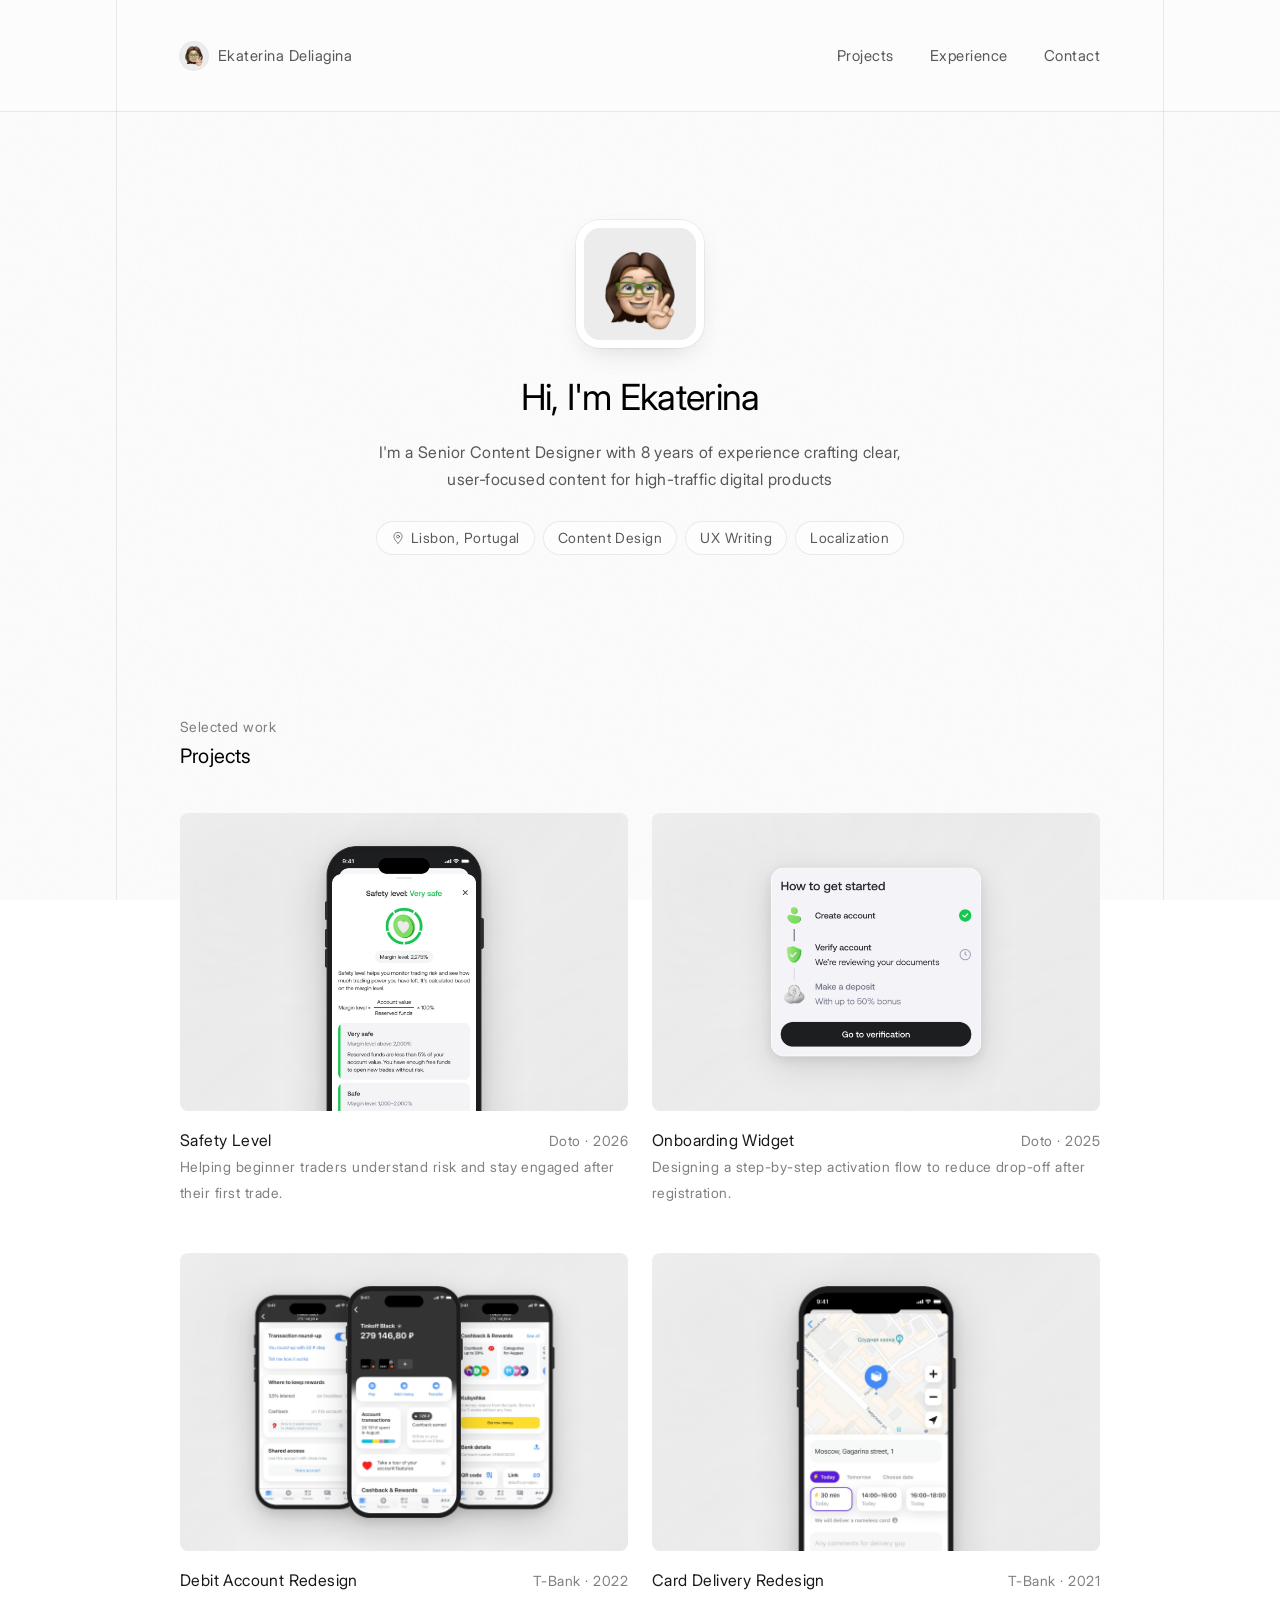
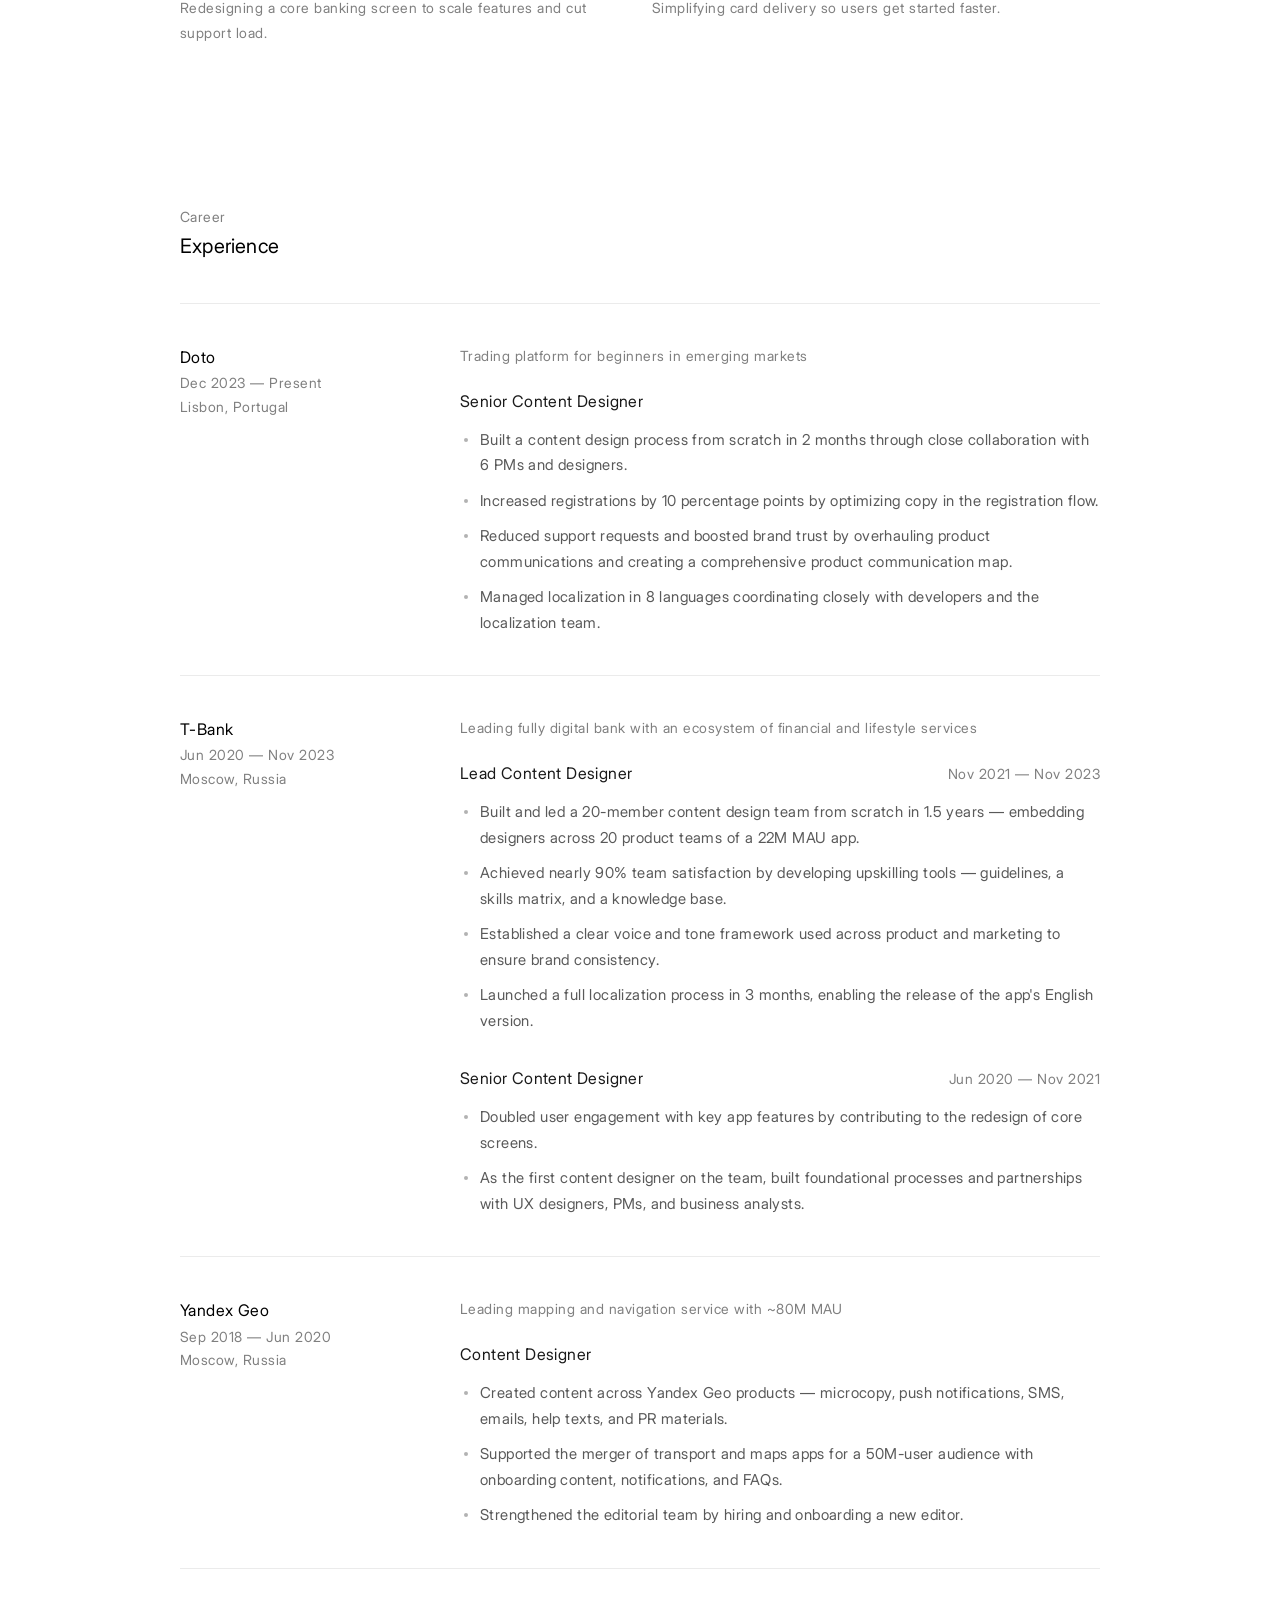
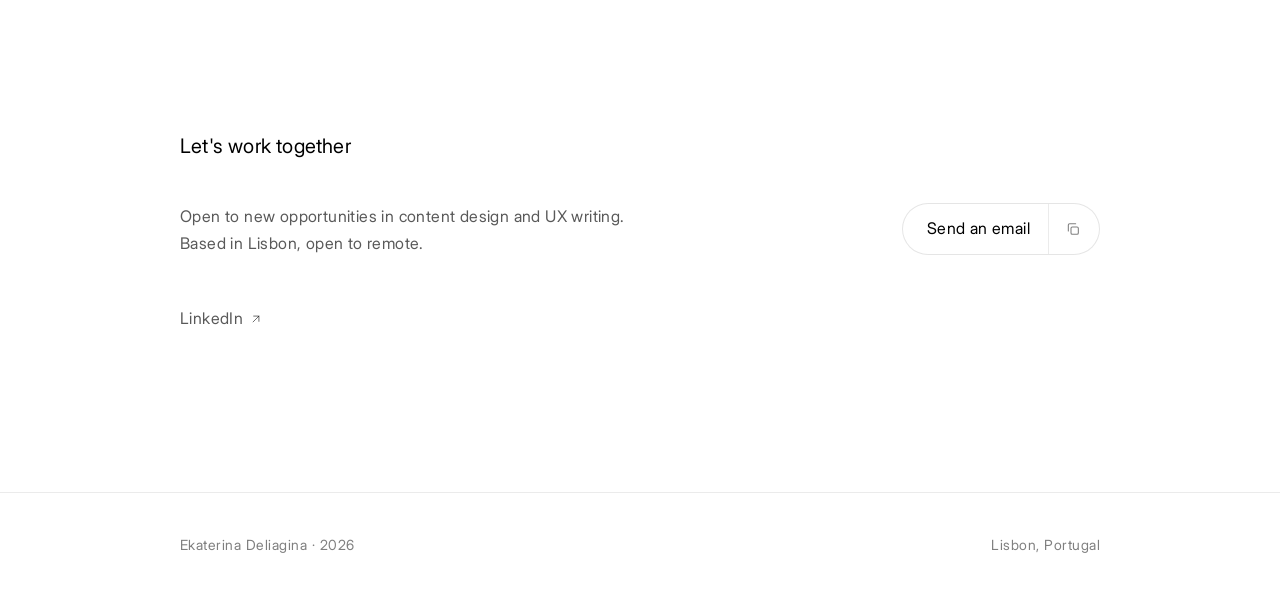
<file: index.html>
<!DOCTYPE html>
<html lang="en">
<head>
<meta charset="UTF-8"/>
<meta name="viewport" content="width=device-width,initial-scale=1"/>
<title>Ekaterina Deliagina — Content Designer</title>
<meta name="description" content="Senior Content Designer with 8 years of experience crafting clear, user-focused content for high-traffic digital products."/>
<link rel="icon" href="sticker.png"/>
<link rel="preconnect" href="https://fonts.googleapis.com"/>
<link rel="preconnect" href="https://fonts.gstatic.com" crossorigin/>
<link href="https://fonts.googleapis.com/css2?family=Inter:opsz,wght@14..32,400..500&display=swap" rel="stylesheet"/>
<link rel="stylesheet" href="style.css"/>
<script>document.documentElement.classList.add('js')</script>
</head>
<body>

<div class="frame-lines" aria-hidden="true"></div>

<header class="site-header">
  <div class="container header-inner">
    <a class="brand" href="index.html">
      <span class="brand-icon"><img src="sticker.png" alt=""/></span>
      Ekaterina Deliagina
    </a>
    <button class="nav-toggle" aria-label="Menu" aria-expanded="false" aria-controls="nav"><span></span><span></span></button>
    <nav class="nav" id="nav">
      <a href="#projects">Projects</a>
      <a href="#experience">Experience</a>
      <a href="#contact">Contact</a>
    </nav>
  </div>
</header>

<main>

  <section class="hero container" data-reveal>
    <span class="avatar"><span class="avatar-inner"><img src="sticker.png" alt="Ekaterina's sticker"/></span></span>
    <h1>Hi, I'm Ekaterina</h1>
    <p class="hero-sub">I'm a Senior Content Designer with 8 years of experience crafting clear, user&#8209;focused content for high-traffic digital products</p>
    <div class="tags">
      <span class="tag"><svg viewBox="0 0 24 24"><path d="M12 21s-7-6.2-7-11.5a7 7 0 0 1 14 0C19 14.8 12 21 12 21z"/><circle cx="12" cy="9.5" r="2.5"/></svg>Lisbon, Portugal</span>
      <span class="tag">Content Design</span>
      <span class="tag">UX Writing</span>
      <span class="tag">Localization</span>
    </div>
  </section>

  <section class="section container" id="projects">
    <div class="sec-head" data-reveal>
      <p class="eyebrow">Selected work</p>
      <h2>Projects</h2>
    </div>
    <div class="grid">
      <a class="card" href="project-1/" data-reveal>
        <div class="card-media"><img src="project-1-cover.png" alt="Safety Level cover" width="1800" height="1080"/></div>
        <div class="card-info">
          <div class="card-row"><span class="card-title">Safety Level</span><span class="card-meta">Doto · 2026</span></div>
          <p class="card-desc">Helping beginner traders understand risk and stay engaged after their first trade.</p>
        </div>
      </a>
      <a class="card" href="project-2/" data-reveal>
        <div class="card-media"><img src="project-2-cover.png" alt="Onboarding Widget" width="1800" height="1080"/></div>
        <div class="card-info">
          <div class="card-row"><span class="card-title">Onboarding Widget</span><span class="card-meta">Doto · 2025</span></div>
          <p class="card-desc">Designing a step-by-step activation flow to reduce drop-off after registration.</p>
        </div>
      </a>
      <a class="card" href="project-3/" data-reveal>
        <div class="card-media"><img src="project-3-cover.png" alt="Debit Account Redesign" width="1024" height="614" loading="lazy"/></div>
        <div class="card-info">
          <div class="card-row"><span class="card-title">Debit Account Redesign</span><span class="card-meta">T-Bank · 2022</span></div>
          <p class="card-desc">Redesigning a core banking screen to scale features and cut support load.</p>
        </div>
      </a>
      <a class="card" href="project-4/" data-reveal>
        <div class="card-media"><img src="project-4-cover.png" alt="Card Delivery Redesign" width="1024" height="614" loading="lazy"/></div>
        <div class="card-info">
          <div class="card-row"><span class="card-title">Card Delivery Redesign</span><span class="card-meta">T-Bank · 2021</span></div>
          <p class="card-desc">Simplifying card delivery so users get started faster.</p>
        </div>
      </a>
    </div>
  </section>

  <section class="section container" id="experience">
    <div class="sec-head" data-reveal>
      <p class="eyebrow">Career</p>
      <h2>Experience</h2>
    </div>
    <div class="jobs">

      <article class="job" data-reveal>
        <div class="job-side">
          <h3 class="job-co">Doto</h3>
          <p class="job-meta">Dec 2023 — Present</p>
          <p class="job-meta">Lisbon, Portugal</p>
        </div>
        <div class="job-main">
          <p class="job-desc">Trading platform for beginners in emerging markets</p>
          <div class="role">
            <div class="role-head"><p class="role-title">Senior Content Designer</p></div>
            <ul class="job-list">
              <li>Built a content design process from scratch in 2 months through close collaboration with 6 PMs and designers.</li>
              <li>Increased registrations by 10 percentage points by optimizing copy in the registration flow.</li>
              <li>Reduced support requests and boosted brand trust by overhauling product communications and creating a comprehensive product communication map.</li>
              <li>Managed localization in 8 languages coordinating closely with developers and the localization team.</li>
            </ul>
          </div>
        </div>
      </article>

      <article class="job" data-reveal>
        <div class="job-side">
          <h3 class="job-co">T-Bank</h3>
          <p class="job-meta">Jun 2020 — Nov 2023</p>
          <p class="job-meta">Moscow, Russia</p>
        </div>
        <div class="job-main">
          <p class="job-desc">Leading fully digital bank with an ecosystem of financial and lifestyle services</p>
          <div class="role">
            <div class="role-head"><p class="role-title">Lead Content Designer</p><span class="job-meta">Nov 2021 — Nov 2023</span></div>
            <ul class="job-list">
              <li>Built and led a 20-member content design team from scratch in 1.5 years — embedding designers across 20 product teams of a 22M MAU app.</li>
              <li>Achieved nearly 90% team satisfaction by developing upskilling tools — guidelines, a skills matrix, and a knowledge base.</li>
              <li>Established a clear voice and tone framework used across product and marketing to ensure brand consistency.</li>
              <li>Launched a full localization process in 3 months, enabling the release of the app's English version.</li>
            </ul>
          </div>
          <div class="role">
            <div class="role-head"><p class="role-title">Senior Content Designer</p><span class="job-meta">Jun 2020 — Nov 2021</span></div>
            <ul class="job-list">
              <li>Doubled user engagement with key app features by contributing to the redesign of core screens.</li>
              <li>As the first content designer on the team, built foundational processes and partnerships with UX designers, PMs, and business analysts.</li>
            </ul>
          </div>
        </div>
      </article>

      <article class="job" data-reveal>
        <div class="job-side">
          <h3 class="job-co">Yandex Geo</h3>
          <p class="job-meta">Sep 2018 — Jun 2020</p>
          <p class="job-meta">Moscow, Russia</p>
        </div>
        <div class="job-main">
          <p class="job-desc">Leading mapping and navigation service with ~80M MAU</p>
          <div class="role">
            <div class="role-head"><p class="role-title">Content Designer</p></div>
            <ul class="job-list">
              <li>Created content across Yandex Geo products — microcopy, push notifications, SMS, emails, help texts, and PR materials.</li>
              <li>Supported the merger of transport and maps apps for a 50M-user audience with onboarding content, notifications, and FAQs.</li>
              <li>Strengthened the editorial team by hiring and onboarding a new editor.</li>
            </ul>
          </div>
        </div>
      </article>

    </div>
  </section>

  <section class="section contact container" id="contact" data-reveal>
    <h2>Let's work together</h2>
    <div class="contact-grid">
      <p>Open to new opportunities in content design and UX writing. Based in Lisbon, open to remote.</p>
      <div class="email-pill">
        <a href="mailto:e.delyagina@gmail.com">Send an email</a>
        <button class="copy" data-copy="e.delyagina@gmail.com" aria-label="Copy email address" title="Copy email address">
          <svg viewBox="0 0 24 24"><rect x="9" y="9" width="11" height="11" rx="2"/><path d="M5 15V6a2 2 0 0 1 2-2h9"/></svg>
        </button>
        <span class="copied" role="status">Email copied</span>
      </div>
    </div>
    <div class="links">
      <a href="https://www.linkedin.com/in/edeliagina/" target="_blank" rel="noopener">LinkedIn <svg class="arrow" viewBox="0 0 24 24"><path d="M7 17 17 7M8 7h9v9"/></svg></a>
    </div>
  </section>

</main>

<footer class="site-footer">
  <div class="container footer-inner">
    <span>Ekaterina Deliagina · 2026</span>
    <span>Lisbon, Portugal</span>
  </div>
</footer>

<script src="main.js"></script>
</body>
</html>
</file>
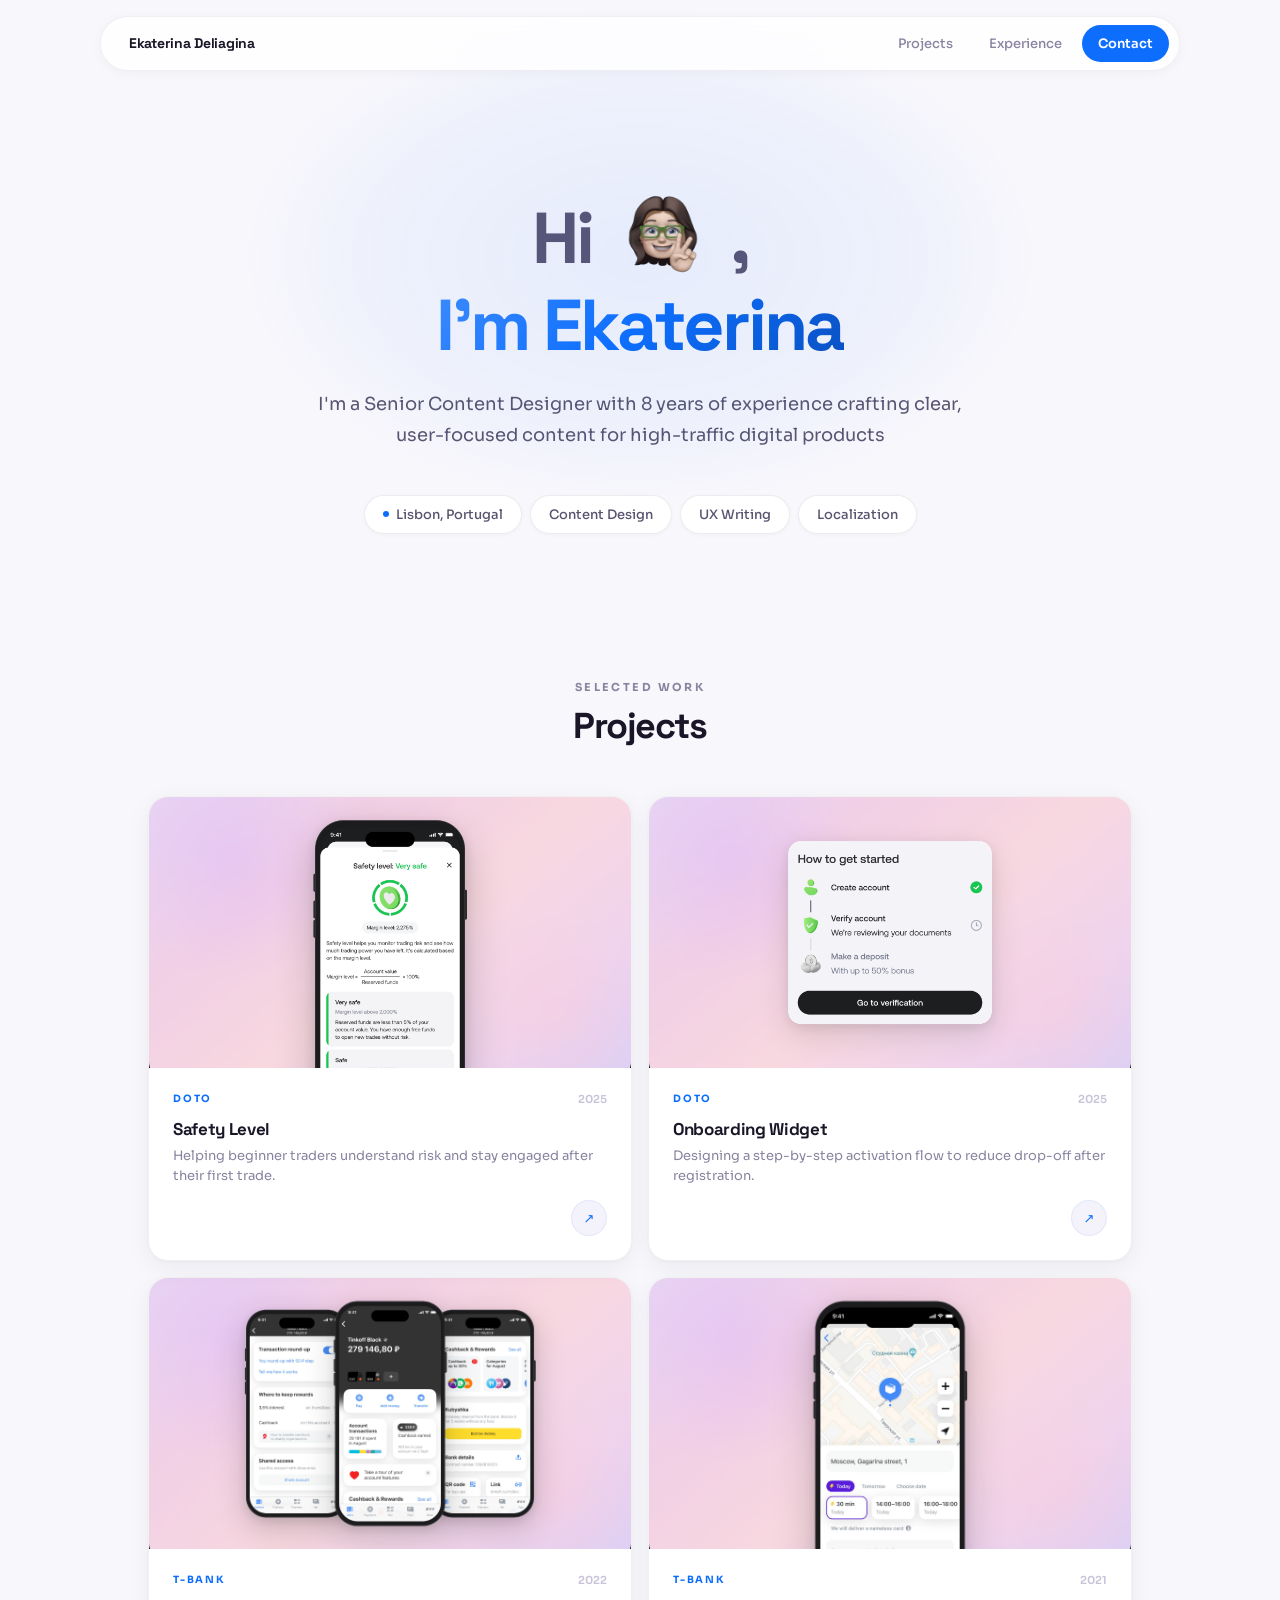
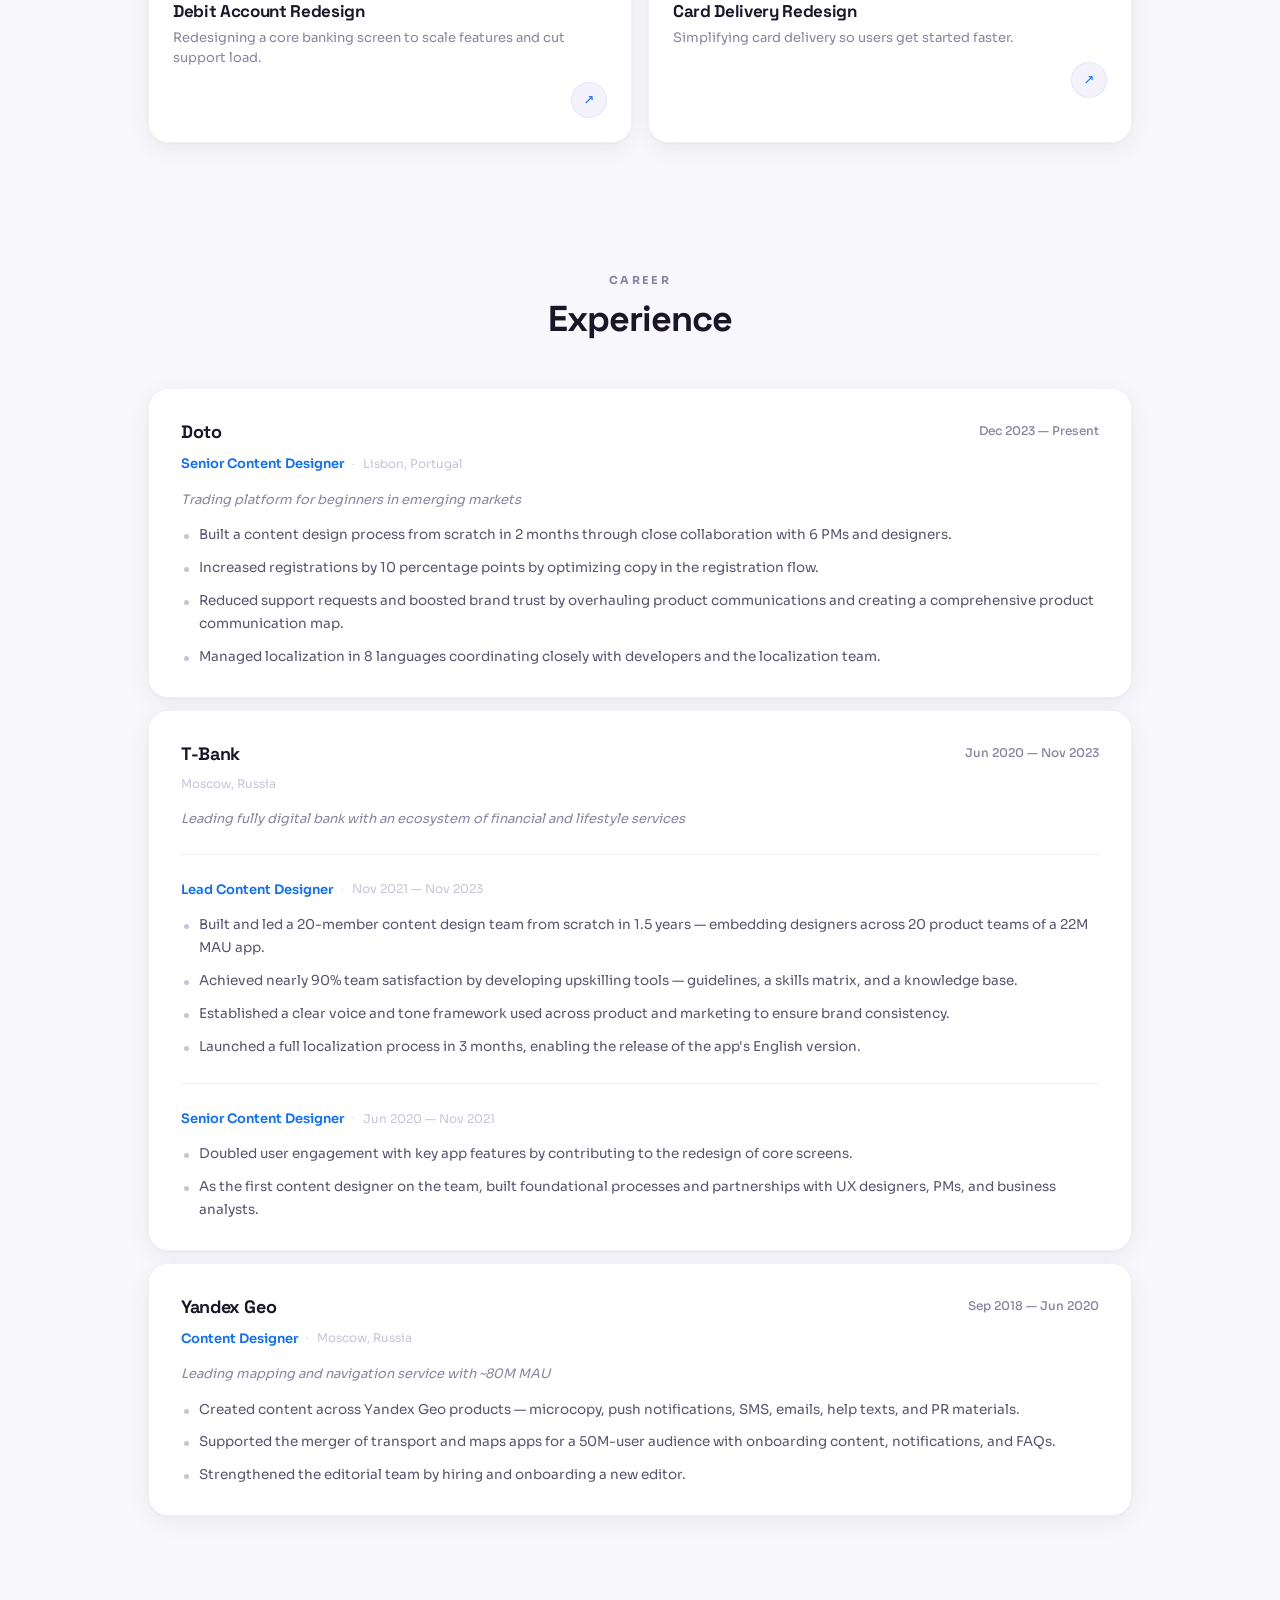
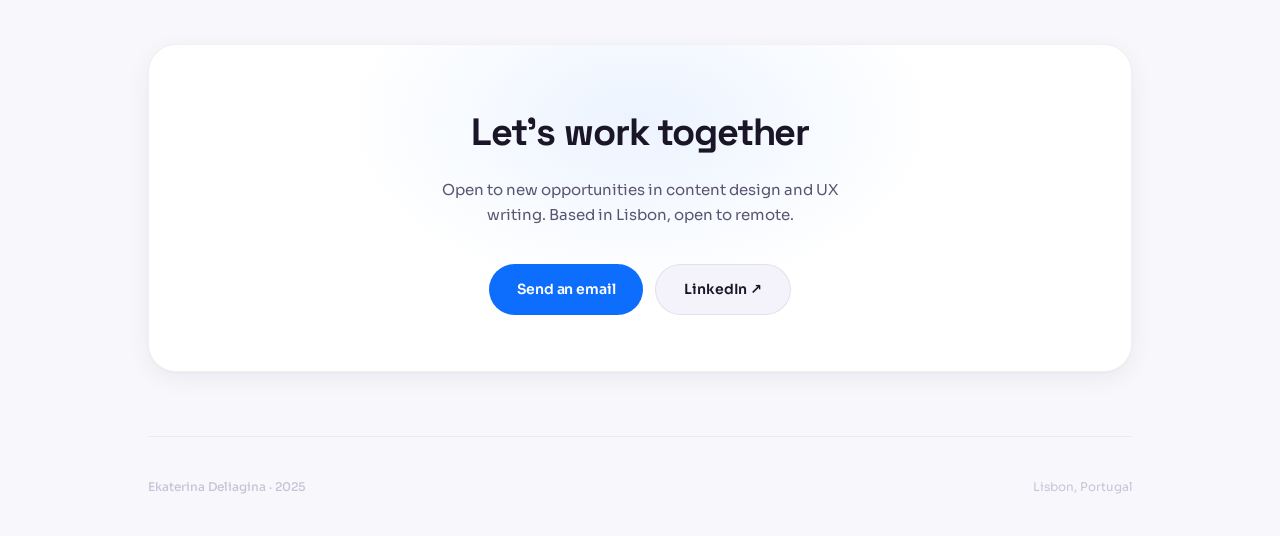
<file: files/index.html>
<!DOCTYPE html>
<html lang="en">
<head>
<meta charset="UTF-8"/><meta name="viewport" content="width=device-width,initial-scale=1"/>
<title>Ekaterina Deliagina — Content Designer</title>
<link href="https://fonts.googleapis.com/css2?family=Sora:wght@300;400;500;600;700;800&family=Space+Grotesk:wght@500;600;700&display=swap" rel="stylesheet"/>
<style>
*,*::before,*::after{box-sizing:border-box;margin:0;padding:0}
:root{
  --bg:#f8f7fc;--bg2:#f0eef6;--surface:#fff;--surface2:#f4f2fa;--surface3:#eae7f3;
  --ink:#1a1628;--mid:#5a5470;--soft:#8a84a0;--dim:#c8c3d8;
  --blue:#0d6efd;--blue-dark:#0b5ed7;--blue-dim:rgba(13,110,253,.06);
  --grad:linear-gradient(135deg,#3d8bfd,#0d6efd,#0950c0);
  --sh:0 1px 3px rgba(26,22,40,.04),0 6px 24px rgba(26,22,40,.06);
  --sh2:0 2px 8px rgba(26,22,40,.06),0 16px 40px rgba(26,22,40,.08);
  --r:20px;--r2:28px;
  --body:'Sora',system-ui,sans-serif;
  --display:'Space Grotesk','Sora',system-ui,sans-serif;
}
html{scroll-behavior:smooth}
body{background:var(--bg);color:var(--ink);font-family:var(--body);font-weight:400;font-size:15px;line-height:1.65;-webkit-font-smoothing:antialiased}

/* ─── NAV ─── */
.tnav{position:sticky;top:0;z-index:100;padding:16px 48px}
.tnav-inner{display:flex;justify-content:space-between;align-items:center;width:100%;max-width:1080px;margin:0 auto;background:rgba(255,255,255,.8);border:1px solid rgba(26,22,40,.06);border-radius:100px;padding:8px 10px 8px 28px;backdrop-filter:blur(24px);box-shadow:0 2px 12px rgba(26,22,40,.04)}
.tnav-name{font-family:var(--display);font-size:14px;font-weight:700;text-decoration:none;color:var(--ink);letter-spacing:-.02em}
.tnav-right{display:flex;align-items:center;gap:4px}
.tnav-right a{font-size:13px;font-weight:500;color:var(--soft);text-decoration:none;padding:8px 16px;border-radius:100px;transition:all .2s}
.tnav-right a:hover{color:var(--ink);background:rgba(26,22,40,.04)}
.tnav-right a.tnav-cta{background:var(--blue);color:#fff;font-weight:600}
.tnav-right a.tnav-cta:hover{background:var(--blue-dark);box-shadow:0 4px 16px rgba(13,110,253,.2)}

/* ─── WRAP ─── */
.wrap{max-width:1080px;margin:0 auto;padding:0 48px}

/* ─── HERO ─── */
.hero{padding:100px 0 80px;text-align:center;position:relative}
.hero::before{content:'';position:absolute;top:-80px;left:50%;transform:translateX(-50%);width:800px;height:500px;background:radial-gradient(ellipse,rgba(13,110,253,.08) 0%,rgba(13,110,253,.04) 50%,transparent 70%);pointer-events:none}
.hero-tag{display:inline-flex;align-items:center;gap:8px;font-size:12px;letter-spacing:.12em;text-transform:uppercase;font-weight:600;margin-bottom:28px;background:var(--blue-dim);border:1px solid rgba(13,110,253,.12);border-radius:100px;padding:7px 20px;color:var(--blue)}
.hero-tag .tdot{width:6px;height:6px;border-radius:50%;background:var(--blue)}
.hero-name{font-family:var(--display);font-size:clamp(40px,6.5vw,72px);font-weight:700;letter-spacing:-.04em;line-height:1;margin-bottom:28px;color:var(--ink);display:flex;flex-direction:column;align-items:center;gap:0}
.hero-name .h-hi{display:flex;align-items:center;gap:16px;color:var(--mid);-webkit-text-fill-color:var(--mid)}
.hero-name .h-comma{color:var(--mid);-webkit-text-fill-color:var(--mid);margin-left:-4px}
.hero-name .h-me{background:var(--grad);-webkit-background-clip:text;background-clip:text;-webkit-text-fill-color:transparent}
.hero-sticker{width:clamp(80px,12vw,110px);height:auto;vertical-align:middle;margin-top:-8px}
.hero-sub{font-size:18px;font-weight:400;color:var(--mid);max-width:700px;margin:12px auto 44px;line-height:1.7}
.hero-pills{display:flex;gap:8px;flex-wrap:wrap;justify-content:center}
.hpill{display:inline-flex;align-items:center;gap:7px;padding:8px 18px;background:var(--surface);border:1px solid rgba(26,22,40,.08);border-radius:100px;font-size:13px;font-weight:500;color:var(--mid);transition:all .25s;box-shadow:0 1px 4px rgba(26,22,40,.03)}
.hpill:hover{border-color:rgba(13,110,253,.25);color:var(--blue);background:var(--blue-dim)}
.hpill .pdot{width:6px;height:6px;border-radius:50%;background:var(--blue)}

/* ─── SECTIONS ─── */
.sec{padding:64px 0}
.sec-head{text-align:center;margin-bottom:48px}
.sec-label{font-size:11px;font-weight:700;letter-spacing:.22em;text-transform:uppercase;color:var(--soft);margin-bottom:10px}
.sec-title{font-family:var(--display);font-size:clamp(26px,3.5vw,36px);font-weight:700;letter-spacing:-.03em;line-height:1.15;color:var(--ink)}

/* ─── ABOUT ─── */
.about-card{background:var(--surface);border:1px solid rgba(26,22,40,.06);border-radius:var(--r2);padding:48px;position:relative;overflow:hidden;box-shadow:var(--sh)}
.about-card::before{content:'';position:absolute;top:-50px;right:-50px;width:250px;height:250px;background:radial-gradient(circle,rgba(13,110,253,.06),transparent 70%);pointer-events:none}
.about-card::after{content:'';position:absolute;bottom:-40px;left:-40px;width:200px;height:200px;background:radial-gradient(circle,rgba(13,110,253,.04),transparent 70%);pointer-events:none}
.about-body{font-size:16px;font-weight:400;line-height:1.9;color:var(--mid);position:relative;z-index:1}
.mk{background:var(--blue-dim);border:1px solid rgba(13,110,253,.14);border-radius:6px;padding:2px 8px;color:var(--blue-dark);font-weight:500}
.mk2{background:var(--blue-dim);border:1px solid rgba(13,110,253,.14);border-radius:6px;padding:2px 8px;color:var(--blue);font-weight:500}
.mk3{background:var(--blue-dim);border:1px solid rgba(13,110,253,.14);border-radius:6px;padding:2px 8px;color:var(--blue-dark);font-weight:500}

/* ─── PROJECTS ─── */
.grid{display:grid;grid-template-columns:1fr 1fr;gap:16px}
.card{background:var(--surface);border:1px solid rgba(26,22,40,.06);border-radius:var(--r);overflow:hidden;text-decoration:none;color:inherit;display:block;transition:transform .4s cubic-bezier(.22,1,.36,1),border-color .35s,box-shadow .35s;box-shadow:var(--sh)}
.card:hover{transform:translateY(-4px);border-color:rgba(13,110,253,.18);box-shadow:var(--sh2)}
.card-img{width:100%;aspect-ratio:16/9;object-fit:cover;display:block;transition:filter .4s}
.card-img.fit{object-fit:contain;padding:24px}
.card-ph{width:100%;aspect-ratio:16/9;background:var(--bg2);display:flex;align-items:center;justify-content:center;position:relative;overflow:hidden}
.card-ph::before{content:'';position:absolute;inset:0;background:radial-gradient(ellipse at 30% 50%,rgba(13,110,253,.08),rgba(13,110,253,.04),transparent 70%)}
.card-ph span{font-size:11px;letter-spacing:.1em;text-transform:uppercase;color:var(--dim);position:relative;z-index:1;font-weight:600}
.card-body{padding:22px 24px 24px}
.card-top{display:flex;justify-content:space-between;align-items:center;margin-bottom:10px}
.card-tag{font-size:10px;font-weight:700;letter-spacing:.18em;text-transform:uppercase;color:var(--blue)}
.card-yr{font-size:11px;color:var(--dim);font-weight:600}
.card-ttl{font-family:var(--display);font-size:17px;font-weight:700;letter-spacing:-.02em;line-height:1.3;margin-bottom:6px;color:var(--ink)}
.card-desc{font-size:13px;color:var(--soft);line-height:1.55;font-weight:400}
.card-arr{display:flex;align-items:center;justify-content:center;width:36px;height:36px;border-radius:50%;background:var(--surface2);border:1px solid rgba(13,110,253,.08);margin-top:14px;margin-left:auto;transition:all .3s;font-size:13px;color:var(--blue)}
.card:hover .card-arr{background:var(--blue);color:#fff;border-color:var(--blue);transform:translate(2px,-2px)}

/* ─── EXPERIENCE ─── */
.jobs{display:flex;flex-direction:column;gap:12px}
.jcard{background:var(--surface);border:1px solid rgba(26,22,40,.06);border-radius:var(--r);padding:28px 32px;box-shadow:var(--sh);transition:border-color .25s,box-shadow .25s}
.jcard:hover{border-color:rgba(26,22,40,.1);box-shadow:var(--sh2)}
.jhead{display:flex;justify-content:space-between;align-items:flex-start;margin-bottom:6px;gap:16px}
.jco{font-family:var(--display);font-size:18px;font-weight:700;letter-spacing:-.02em;color:var(--ink)}
.jper{font-size:12px;color:var(--soft);white-space:nowrap;padding-top:4px;font-weight:500}
.jrow{display:flex;align-items:center;gap:8px;margin-bottom:14px;flex-wrap:wrap}
.jrole{font-size:13px;color:var(--blue);font-weight:600}
.jloc{font-size:12px;color:var(--dim);font-weight:400}
.jsep{font-size:10px;color:var(--dim)}
.jdesc{font-size:13px;color:var(--soft);font-style:italic;margin-bottom:14px;font-weight:400}
.jul{list-style:none;display:flex;flex-direction:column;gap:10px}
.jul li{font-size:13.5px;line-height:1.7;color:var(--mid);padding-left:18px;position:relative;font-weight:400}
.jul li::before{content:"";position:absolute;left:3px;top:10px;width:5px;height:5px;border-radius:50%;background:var(--dim)}
.sub{margin-top:24px;padding-top:24px;border-top:1px solid rgba(26,22,40,.06)}

/* ─── CONTACT ─── */
.ccard{background:var(--surface);border:1px solid rgba(26,22,40,.06);border-radius:var(--r2);padding:56px;text-align:center;position:relative;overflow:hidden;box-shadow:var(--sh)}
.ccard::before{content:'';position:absolute;top:-100px;left:50%;transform:translateX(-50%);width:600px;height:350px;background:radial-gradient(ellipse,rgba(13,110,253,.08),rgba(13,110,253,.04),transparent 70%);pointer-events:none}
.chead{font-family:var(--display);font-size:clamp(26px,4vw,38px);font-weight:700;letter-spacing:-.03em;margin-bottom:14px;position:relative;color:var(--ink)}
.csub{font-size:15px;color:var(--mid);font-weight:400;margin-bottom:36px;max-width:400px;margin-left:auto;margin-right:auto;position:relative}
.clinks{display:flex;gap:12px;justify-content:center;flex-wrap:wrap;position:relative}
.cbtn{display:inline-flex;align-items:center;padding:13px 28px;border-radius:100px;font-size:14px;font-weight:600;text-decoration:none;transition:all .25s;letter-spacing:-.01em}
.cbtn-p{background:var(--blue);color:#fff}.cbtn-p:hover{background:var(--blue-dark);transform:translateY(-2px);box-shadow:0 8px 24px rgba(13,110,253,.15)}
.cbtn-s{background:var(--surface2);border:1px solid rgba(26,22,40,.08);color:var(--ink)}.cbtn-s:hover{border-color:rgba(26,22,40,.16);box-shadow:0 2px 8px rgba(26,22,40,.06)}

/* ─── FOOTER ─── */
.foot{padding:40px 0;display:flex;justify-content:space-between;align-items:center;border-top:1px solid rgba(26,22,40,.06)}
.foot-n{font-size:12px;color:var(--dim);font-weight:500}.foot-r{font-size:12px;color:var(--dim)}

/* ─── ANIMATIONS ─── */
@keyframes fadeUp{from{opacity:0;transform:translateY(24px)}to{opacity:1;transform:translateY(0)}}
.rise{opacity:0;transform:translateY(24px)}.rise.vis{animation:fadeUp .7s cubic-bezier(.22,1,.36,1) forwards}

@media(max-width:720px){
  .wrap{padding:0 20px}.tnav{padding:12px 20px}
  .tnav-inner{padding:6px 8px 6px 20px}
  .tnav-right a:not(.tnav-cta){display:none}
  .grid{grid-template-columns:1fr}
  .hero{padding:72px 0 56px}
  .about-card{padding:32px 24px}
  .ccard{padding:40px 24px}
  .jcard{padding:24px 20px}
}
</style>
</head>
<body>

<div class="tnav">
  <div class="tnav-inner">
    <a class="tnav-name" href="index.html">Ekaterina Deliagina</a>
    <div class="tnav-right">
      <a href="#projects">Projects</a>
      <a href="#experience">Experience</a>
      <a href="#contact" class="tnav-cta">Contact</a>
    </div>
  </div>
</div>

<div class="wrap">

  <div class="hero rise">
    <h1 class="hero-name">
      <span class="h-hi">Hi <img src="sticker.png" class="hero-sticker" alt="sticker"><span class="h-comma">,</span></span>
      <span class="h-me">I'm Ekaterina</span>
    </h1>
    <p class="hero-sub">I'm a Senior Content Designer with 8 years of experience crafting clear, <span style="white-space:nowrap">user-focused</span> content for high-traffic digital products</p>
    <div class="hero-pills">
      <span class="hpill"><span class="pdot"></span>Lisbon, Portugal</span>
      <span class="hpill">Content Design</span>
      <span class="hpill">UX Writing</span>
      <span class="hpill">Localization</span>
    </div>
  </div>

  <div class="sec rise" id="projects">
    <div class="sec-head">
      <div class="sec-label">Selected work</div>
      <div class="sec-title">Projects</div>
    </div>
    <div class="grid">
      <a href="project-1.html" class="card rise">
        <img src="project-1-cover.png" class="card-img" alt="Safety Level cover">
        <div class="card-body">
          <div class="card-top"><span class="card-tag">Doto</span><span class="card-yr">2025</span></div>
          <div class="card-ttl">Safety Level</div>
          <div class="card-desc">Helping beginner traders understand risk and stay engaged after their first trade.</div>
          <div class="card-arr">↗</div>
        </div>
      </a>
      <a class="card" href="project-2.html">
        <img class="card-img" src="project-2-cover.png" alt="Onboarding Widget">
        <div class="card-body">
          <div class="card-top"><span class="card-tag">Doto</span><span class="card-yr">2025</span></div>
          <div class="card-ttl">Onboarding Widget</div>
          <div class="card-desc">Designing a step-by-step activation flow to reduce drop-off after registration.</div>
          <div class="card-arr">↗</div>
        </div>
      </a>
      <a class="card" href="project-3.html">
        <img class="card-img" src="project-3-cover.png" alt="Debit Account Redesign">
        <div class="card-body">
          <div class="card-top"><span class="card-tag">T-Bank</span><span class="card-yr">2022</span></div>
          <div class="card-ttl">Debit Account Redesign</div>
          <div class="card-desc">Redesigning a core banking screen to scale features and cut support load.</div>
          <div class="card-arr">↗</div>
        </div>
      </a>
      <a class="card" href="project-4.html">
        <img class="card-img" src="project-4-cover.png" alt="Card Delivery Redesign">
        <div class="card-body">
          <div class="card-top"><span class="card-tag">T-Bank</span><span class="card-yr">2021</span></div>
          <div class="card-ttl">Card Delivery Redesign</div>
          <div class="card-desc">Simplifying card delivery so users get started faster.</div>
          <div class="card-arr">↗</div>
        </div>
      </a>
    </div>
  </div>

  <div class="sec rise" id="experience">
    <div class="sec-head">
      <div class="sec-label">Career</div>
      <div class="sec-title">Experience</div>
    </div>
    <div class="jobs">
      <div class="jcard">
        <div class="jhead"><div class="jco">Doto</div><div class="jper">Dec 2023 — Present</div></div>
        <div class="jrow"><span class="jrole">Senior Content Designer</span><span class="jsep">·</span><span class="jloc">Lisbon, Portugal</span></div>
        <div class="jdesc">Trading platform for beginners in emerging markets</div>
        <ul class="jul">
          <li>Built a content design process from scratch in 2 months through close collaboration with 6 PMs and designers.</li>
          <li>Increased registrations by 10 percentage points by optimizing copy in the registration flow.</li>
          <li>Reduced support requests and boosted brand trust by overhauling product communications and creating a comprehensive product communication map.</li>
          <li>Managed localization in 8 languages coordinating closely with developers and the localization team.</li>
        </ul>
      </div>
      <div class="jcard">
        <div class="jhead"><div class="jco">T-Bank</div><div class="jper">Jun 2020 — Nov 2023</div></div>
        <div class="jrow"><span class="jloc">Moscow, Russia</span></div>
        <div class="jdesc">Leading fully digital bank with an ecosystem of financial and lifestyle services</div>
        <div class="sub">
          <div class="jrow"><span class="jrole">Lead Content Designer</span><span class="jsep">·</span><span class="jloc">Nov 2021 — Nov 2023</span></div>
          <ul class="jul">
            <li>Built and led a 20-member content design team from scratch in 1.5 years — embedding designers across 20 product teams of a 22M MAU app.</li>
            <li>Achieved nearly 90% team satisfaction by developing upskilling tools — guidelines, a skills matrix, and a knowledge base.</li>
            <li>Established a clear voice and tone framework used across product and marketing to ensure brand consistency.</li>
            <li>Launched a full localization process in 3 months, enabling the release of the app's English version.</li>
          </ul>
        </div>
        <div class="sub">
          <div class="jrow"><span class="jrole">Senior Content Designer</span><span class="jsep">·</span><span class="jloc">Jun 2020 — Nov 2021</span></div>
          <ul class="jul">
            <li>Doubled user engagement with key app features by contributing to the redesign of core screens.</li>
            <li>As the first content designer on the team, built foundational processes and partnerships with UX designers, PMs, and business analysts.</li>
          </ul>
        </div>
      </div>
      <div class="jcard">
        <div class="jhead"><div class="jco">Yandex Geo</div><div class="jper">Sep 2018 — Jun 2020</div></div>
        <div class="jrow"><span class="jrole">Content Designer</span><span class="jsep">·</span><span class="jloc">Moscow, Russia</span></div>
        <div class="jdesc">Leading mapping and navigation service with ~80M MAU</div>
        <ul class="jul">
          <li>Created content across Yandex Geo products — microcopy, push notifications, SMS, emails, help texts, and PR materials.</li>
          <li>Supported the merger of transport and maps apps for a 50M-user audience with onboarding content, notifications, and FAQs.</li>
          <li>Strengthened the editorial team by hiring and onboarding a new editor.</li>
        </ul>
      </div>
    </div>
  </div>

  <div class="sec rise" id="contact">
    <div class="ccard">
      <div class="chead">Let's work together</div>
      <div class="csub">Open to new opportunities in content design and UX writing. Based in Lisbon, open to remote.</div>
      <div class="clinks">
        <a class="cbtn cbtn-p" href="mailto:e.delyagins@gmail.com">Send an email</a>
        <a class="cbtn cbtn-s" href="https://www.linkedin.com/in/edeliagina/" target="_blank">LinkedIn ↗</a>
      </div>
    </div>
  </div>

  <div class="foot"><span class="foot-n">Ekaterina Deliagina · 2025</span><span class="foot-r">Lisbon, Portugal</span></div>
</div>

<script>
const obs=new IntersectionObserver(e=>{e.forEach(x=>{if(x.isIntersecting){x.target.classList.add('vis');obs.unobserve(x.target)}})},{threshold:.12});
document.querySelectorAll('.rise').forEach(el=>obs.observe(el));
</script>
</body>
</html>
</file>
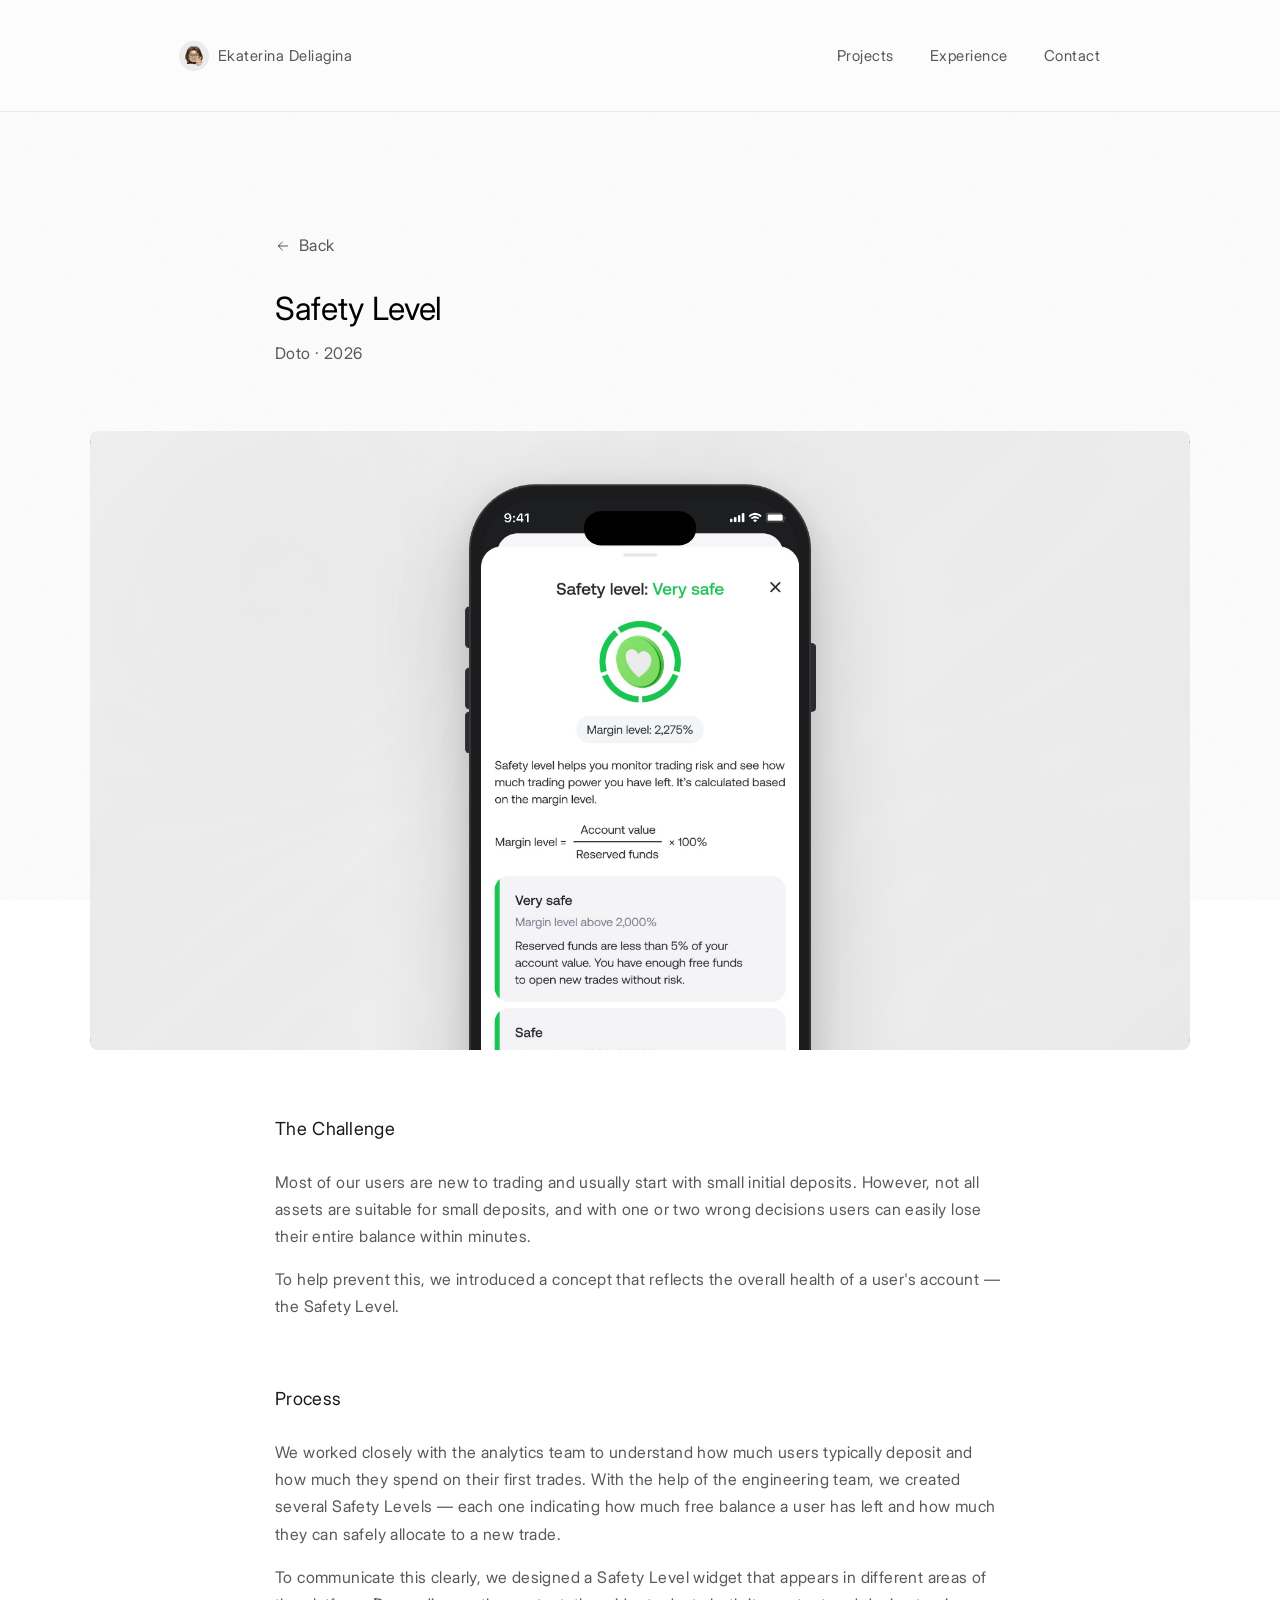
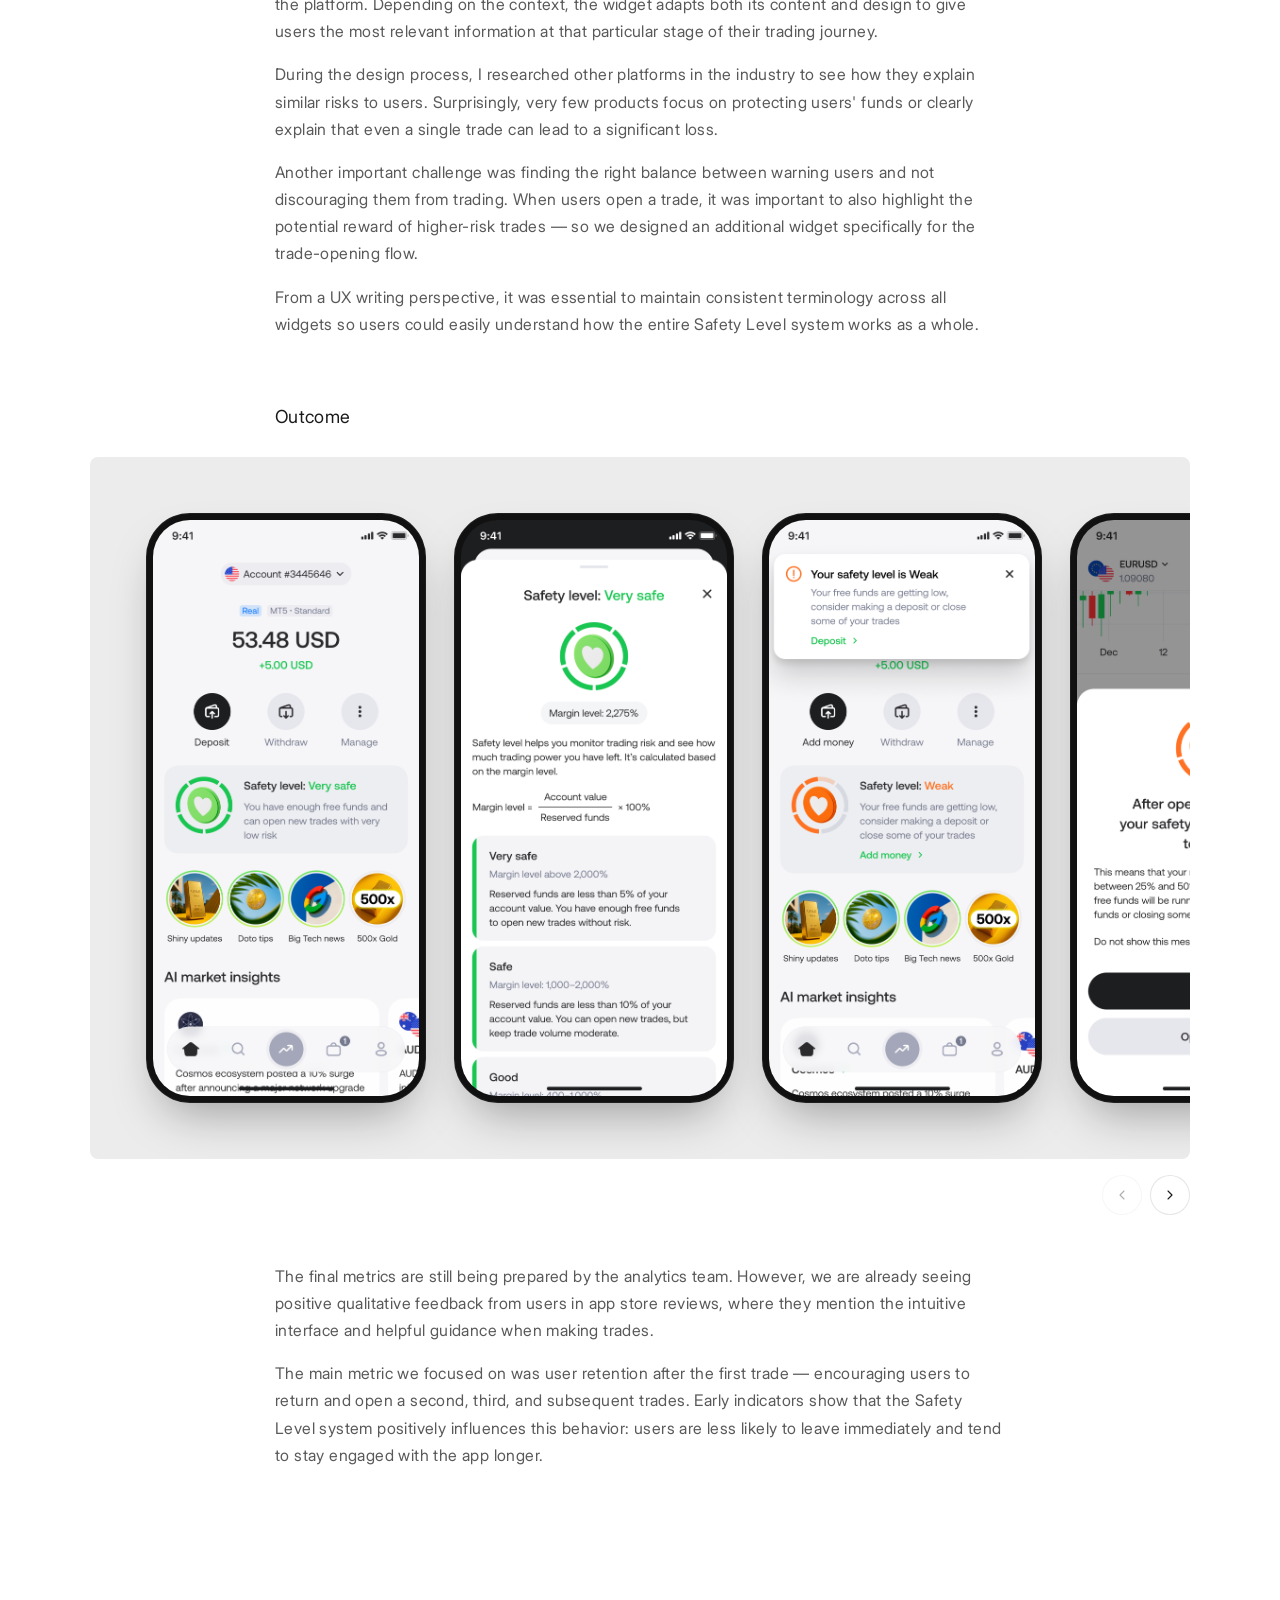
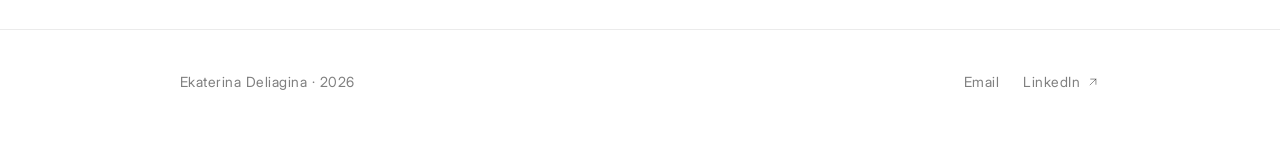
<file: project-1/index.html>
<!DOCTYPE html>
<html lang="en">
<head>
<meta charset="UTF-8"/>
<meta name="viewport" content="width=device-width,initial-scale=1"/>
<title>Safety Level — Ekaterina Deliagina</title>
<link rel="icon" href="../sticker.png"/>
<link rel="preconnect" href="https://fonts.googleapis.com"/>
<link rel="preconnect" href="https://fonts.gstatic.com" crossorigin/>
<link href="https://fonts.googleapis.com/css2?family=Inter:opsz,wght@14..32,400..500&display=swap" rel="stylesheet"/>
<link rel="stylesheet" href="../style.css"/>
<script>document.documentElement.classList.add('js')</script>
</head>
<body>

<header class="site-header">
  <div class="container header-inner">
    <a class="brand" href="../">
      <span class="brand-icon"><img src="../sticker.png" alt=""/></span>
      Ekaterina Deliagina
    </a>
    <button class="nav-toggle" aria-label="Menu" aria-expanded="false" aria-controls="nav"><span></span><span></span></button>
    <nav class="nav" id="nav">
      <a href="../#projects">Projects</a>
      <a href="../#experience">Experience</a>
      <a href="../#contact">Contact</a>
    </nav>
  </div>
</header>

<main>

  <div class="case-head col" data-reveal>
    <a class="back" href="../"><svg viewBox="0 0 24 24"><path d="M19 12H5M11 18l-6-6 6-6"/></svg>Back</a>
    <h1>Safety Level</h1>
    <p class="case-meta">Doto · 2026</p>
  </div>

  <div class="case-cover wide" data-reveal><img src="../project-1-cover.png" alt="Safety Level cover" width="1800" height="1080"/></div>

  <section class="case-section">
    <div class="col prose" data-reveal>
      <h2>The Challenge</h2>
      <p>Most of our users are new to trading and usually start with small initial deposits. However, not all assets are suitable for small deposits, and with one or two wrong decisions users can easily lose their entire balance within minutes.</p>
      <p>To help prevent this, we introduced a concept that reflects the overall health of a user's account — the Safety Level.</p>
    </div>
  </section>

  <section class="case-section">
    <div class="col prose" data-reveal>
      <h2>Process</h2>
      <p>We worked closely with the analytics team to understand how much users typically deposit and how much they spend on their first trades. With the help of the engineering team, we created several Safety Levels — each one indicating how much free balance a user has left and how much they can safely allocate to a new trade.</p>
      <p>To communicate this clearly, we designed a Safety Level widget that appears in different areas of the platform. Depending on the context, the widget adapts both its content and design to give users the most relevant information at that particular stage of their trading journey.</p>
      <p>During the design process, I researched other platforms in the industry to see how they explain similar risks to users. Surprisingly, very few products focus on protecting users' funds or clearly explain that even a single trade can lead to a significant loss.</p>
      <p>Another important challenge was finding the right balance between warning users and not discouraging them from trading. When users open a trade, it was important to also highlight the potential reward of higher-risk trades — so we designed an additional widget specifically for the trade-opening flow.</p>
      <p>From a UX writing perspective, it was essential to maintain consistent terminology across all widgets so users could easily understand how the entire Safety Level system works as a whole.</p>
    </div>
  </section>

  <section class="case-section">
    <div class="col" data-reveal><h2>Outcome</h2></div>
    <div class="gallery wide" data-reveal>
      <div class="gallery-panel">
        <div class="gallery-track" tabindex="0" aria-label="Safety Level screens">
          <div class="phone"><img src="../project%201%20images/Untitled.png" alt="Safety Level — screen 1" width="1125" height="2436" loading="lazy"/></div>
          <div class="phone"><img src="../project%201%20images/Untitled1.png" alt="Safety Level — screen 2" width="1125" height="2436" loading="lazy"/></div>
          <div class="phone"><img src="../project%201%20images/Untitled3.png" alt="Safety Level — screen 3" width="1125" height="2436" loading="lazy"/></div>
          <div class="phone"><img src="../project%201%20images/Untitled4.png" alt="Safety Level — screen 4" width="1125" height="2436" loading="lazy"/></div>
          <div class="phone"><img src="../project%201%20images/Untitled5.png" alt="Safety Level — screen 5" width="1125" height="2436" loading="lazy"/></div>
        </div>
      </div>
      <div class="gallery-nav">
        <button class="gallery-btn" data-dir="-1" aria-label="Previous screen"><svg viewBox="0 0 24 24"><path d="M15 18l-6-6 6-6"/></svg></button>
        <button class="gallery-btn" data-dir="1" aria-label="Next screen"><svg viewBox="0 0 24 24"><path d="M9 18l6-6-6-6"/></svg></button>
      </div>
    </div>
    <div class="col prose" data-reveal>
      <p>The final metrics are still being prepared by the analytics team. However, we are already seeing positive qualitative feedback from users in app store reviews, where they mention the intuitive interface and helpful guidance when making trades.</p>
      <p>The main metric we focused on was user retention after the first trade — encouraging users to return and open a second, third, and subsequent trades. Early indicators show that the Safety Level system positively influences this behavior: users are less likely to leave immediately and tend to stay engaged with the app longer.</p>
    </div>
  </section>

  <div class="case-end"></div>
</main>

<footer class="site-footer">
  <div class="container footer-inner">
    <span>Ekaterina Deliagina · 2026</span>
    <div class="footer-links">
      <a href="mailto:e.delyagina@gmail.com">Email</a>
      <a href="https://www.linkedin.com/in/edeliagina/" target="_blank" rel="noopener">LinkedIn <svg class="arrow" viewBox="0 0 24 24"><path d="M7 17 17 7M8 7h9v9"/></svg></a>
    </div>
  </div>
</footer>

<script src="../main.js"></script>
</body>
</html>
</file>
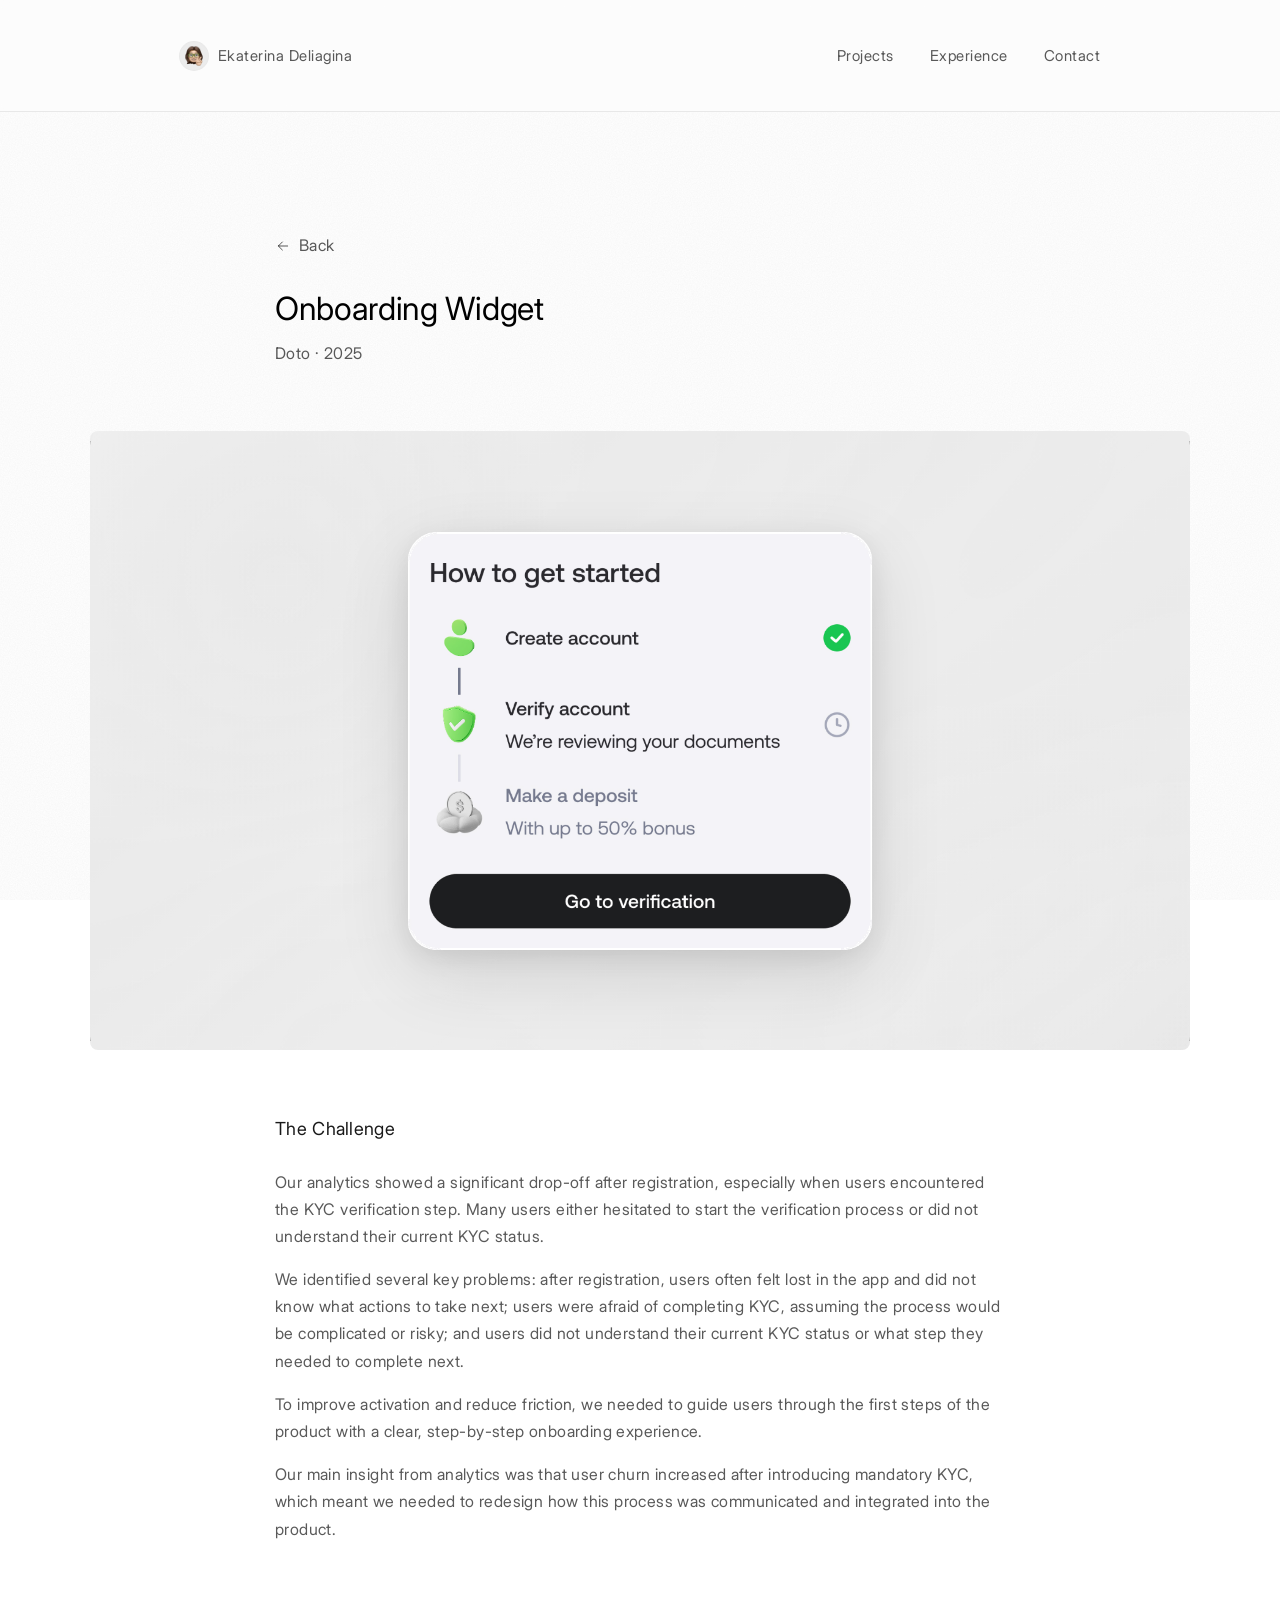
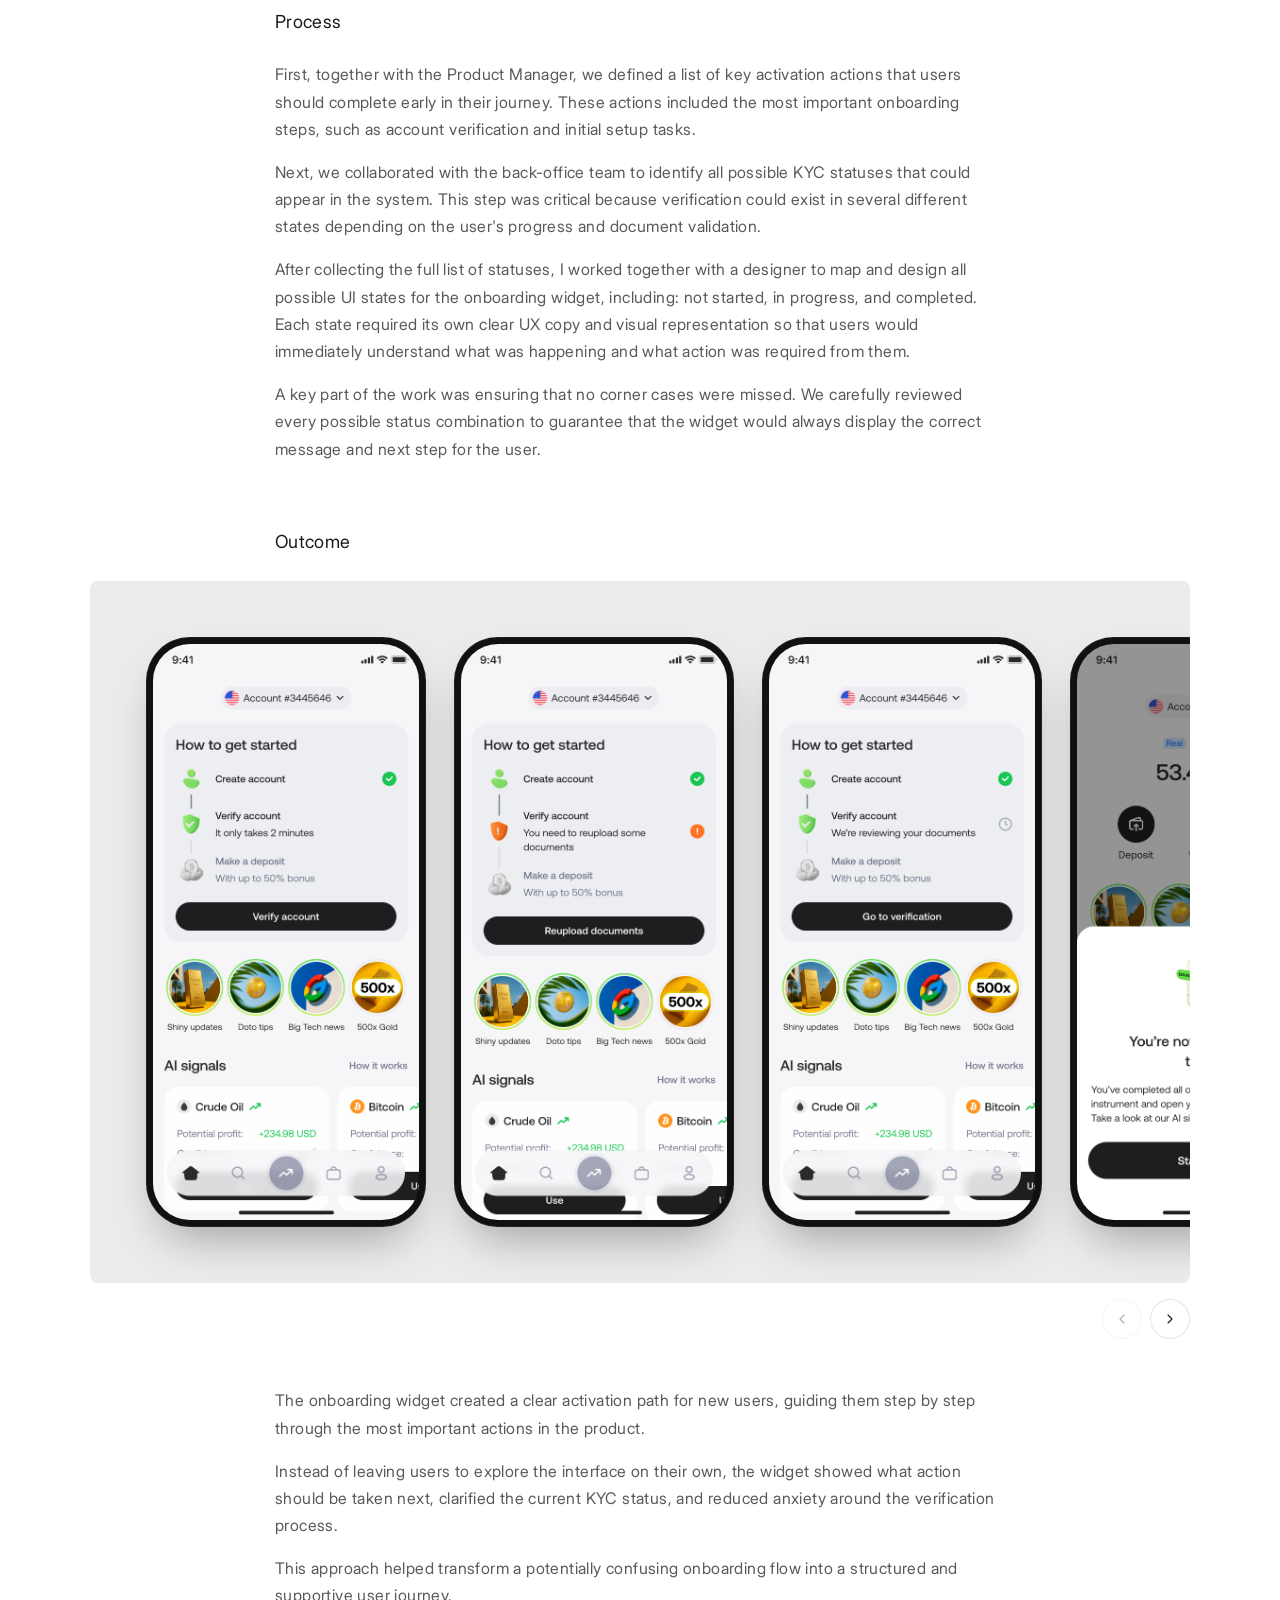
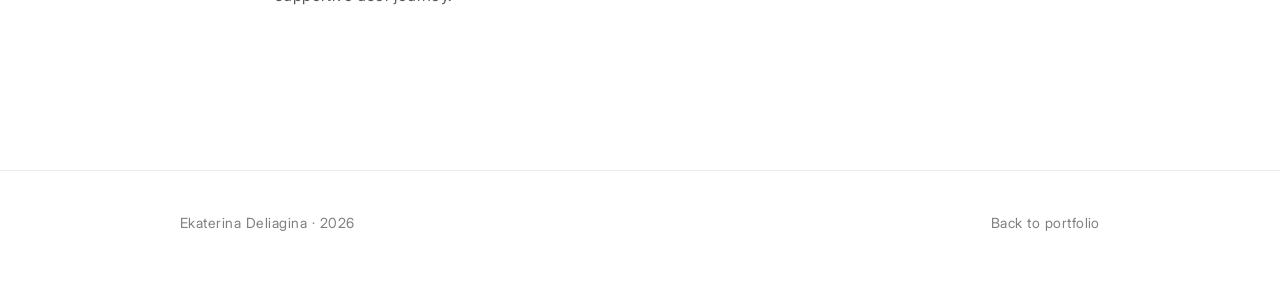
<file: project-2/index.html>
<!DOCTYPE html>
<html lang="en">
<head>
<meta charset="UTF-8"/>
<meta name="viewport" content="width=device-width,initial-scale=1"/>
<title>Onboarding Widget — Ekaterina Deliagina</title>
<link rel="icon" href="../sticker.png"/>
<link rel="preconnect" href="https://fonts.googleapis.com"/>
<link rel="preconnect" href="https://fonts.gstatic.com" crossorigin/>
<link href="https://fonts.googleapis.com/css2?family=Inter:opsz,wght@14..32,400..500&display=swap" rel="stylesheet"/>
<link rel="stylesheet" href="../style.css"/>
<script>document.documentElement.classList.add('js')</script>
</head>
<body>

<header class="site-header">
  <div class="container header-inner">
    <a class="brand" href="../">
      <span class="brand-icon"><img src="../sticker.png" alt=""/></span>
      Ekaterina Deliagina
    </a>
    <button class="nav-toggle" aria-label="Menu" aria-expanded="false" aria-controls="nav"><span></span><span></span></button>
    <nav class="nav" id="nav">
      <a href="../#projects">Projects</a>
      <a href="../#experience">Experience</a>
      <a href="../#contact">Contact</a>
    </nav>
  </div>
</header>

<main>

  <div class="case-head col" data-reveal>
    <a class="back" href="../"><svg viewBox="0 0 24 24"><path d="M19 12H5M11 18l-6-6 6-6"/></svg>Back</a>
    <h1>Onboarding Widget</h1>
    <p class="case-meta">Doto · 2025</p>
  </div>

  <div class="case-cover wide" data-reveal><img src="../project-2-cover.png" alt="Onboarding Widget cover" width="1800" height="1080"/></div>

  <section class="case-section">
    <div class="col prose" data-reveal>
      <h2>The Challenge</h2>
      <p>Our analytics showed a significant drop-off after registration, especially when users encountered the KYC verification step. Many users either hesitated to start the verification process or did not understand their current KYC status.</p>
      <p>We identified several key problems: after registration, users often felt lost in the app and did not know what actions to take next; users were afraid of completing KYC, assuming the process would be complicated or risky; and users did not understand their current KYC status or what step they needed to complete next.</p>
      <p>To improve activation and reduce friction, we needed to guide users through the first steps of the product with a clear, step-by-step onboarding experience.</p>
      <p>Our main insight from analytics was that user churn increased after introducing mandatory KYC, which meant we needed to redesign how this process was communicated and integrated into the product.</p>
    </div>
  </section>

  <section class="case-section">
    <div class="col prose" data-reveal>
      <h2>Process</h2>
      <p>First, together with the Product Manager, we defined a list of key activation actions that users should complete early in their journey. These actions included the most important onboarding steps, such as account verification and initial setup tasks.</p>
      <p>Next, we collaborated with the back-office team to identify all possible KYC statuses that could appear in the system. This step was critical because verification could exist in several different states depending on the user's progress and document validation.</p>
      <p>After collecting the full list of statuses, I worked together with a designer to map and design all possible UI states for the onboarding widget, including: not started, in progress, and completed. Each state required its own clear UX copy and visual representation so that users would immediately understand what was happening and what action was required from them.</p>
      <p>A key part of the work was ensuring that no corner cases were missed. We carefully reviewed every possible status combination to guarantee that the widget would always display the correct message and next step for the user.</p>
    </div>
  </section>

  <section class="case-section">
    <div class="col" data-reveal><h2>Outcome</h2></div>
    <div class="gallery wide" data-reveal>
      <div class="gallery-panel">
        <div class="gallery-track" tabindex="0" aria-label="Onboarding Widget screens">
          <div class="phone"><img src="../project%202%20images/Untitled.png" alt="Onboarding Widget — screen 1" width="1125" height="2436" loading="lazy"/></div>
          <div class="phone"><img src="../project%202%20images/Untitled1.png" alt="Onboarding Widget — screen 2" width="1125" height="2436" loading="lazy"/></div>
          <div class="phone"><img src="../project%202%20images/Untitled2.png" alt="Onboarding Widget — screen 3" width="1125" height="2436" loading="lazy"/></div>
          <div class="phone"><img src="../project%202%20images/Untitled3.png" alt="Onboarding Widget — screen 4" width="1125" height="2436" loading="lazy"/></div>
        </div>
      </div>
      <div class="gallery-nav">
        <button class="gallery-btn" data-dir="-1" aria-label="Previous screen"><svg viewBox="0 0 24 24"><path d="M15 18l-6-6 6-6"/></svg></button>
        <button class="gallery-btn" data-dir="1" aria-label="Next screen"><svg viewBox="0 0 24 24"><path d="M9 18l6-6-6-6"/></svg></button>
      </div>
    </div>
    <div class="col prose" data-reveal>
      <p>The onboarding widget created a clear activation path for new users, guiding them step by step through the most important actions in the product.</p>
      <p>Instead of leaving users to explore the interface on their own, the widget showed what action should be taken next, clarified the current KYC status, and reduced anxiety around the verification process.</p>
      <p>This approach helped transform a potentially confusing onboarding flow into a structured and supportive user journey.</p>
    </div>
  </section>

  <div class="case-end"></div>
</main>

<footer class="site-footer">
  <div class="container footer-inner">
    <span>Ekaterina Deliagina · 2026</span>
    <div class="footer-links">
      <a href="../">Back to portfolio</a>
    </div>
  </div>
</footer>

<script src="../main.js"></script>
</body>
</html>
</file>
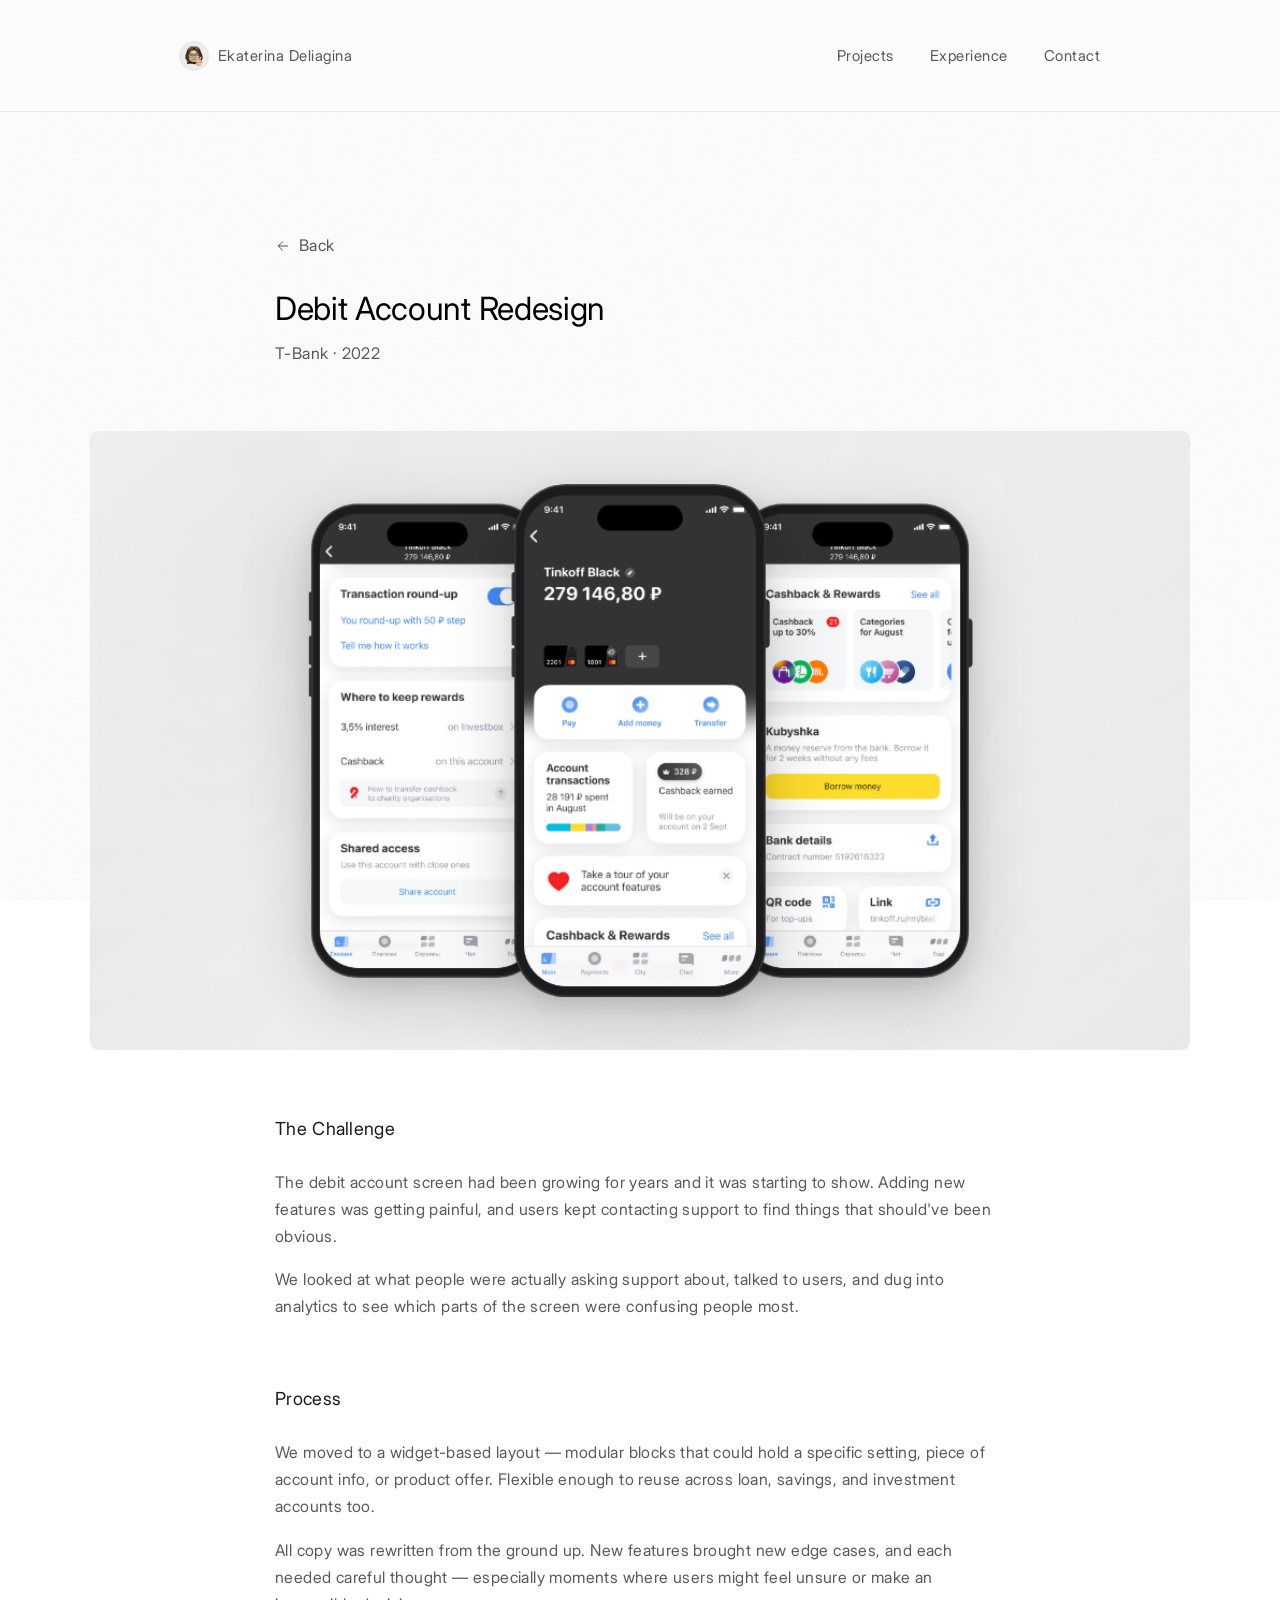
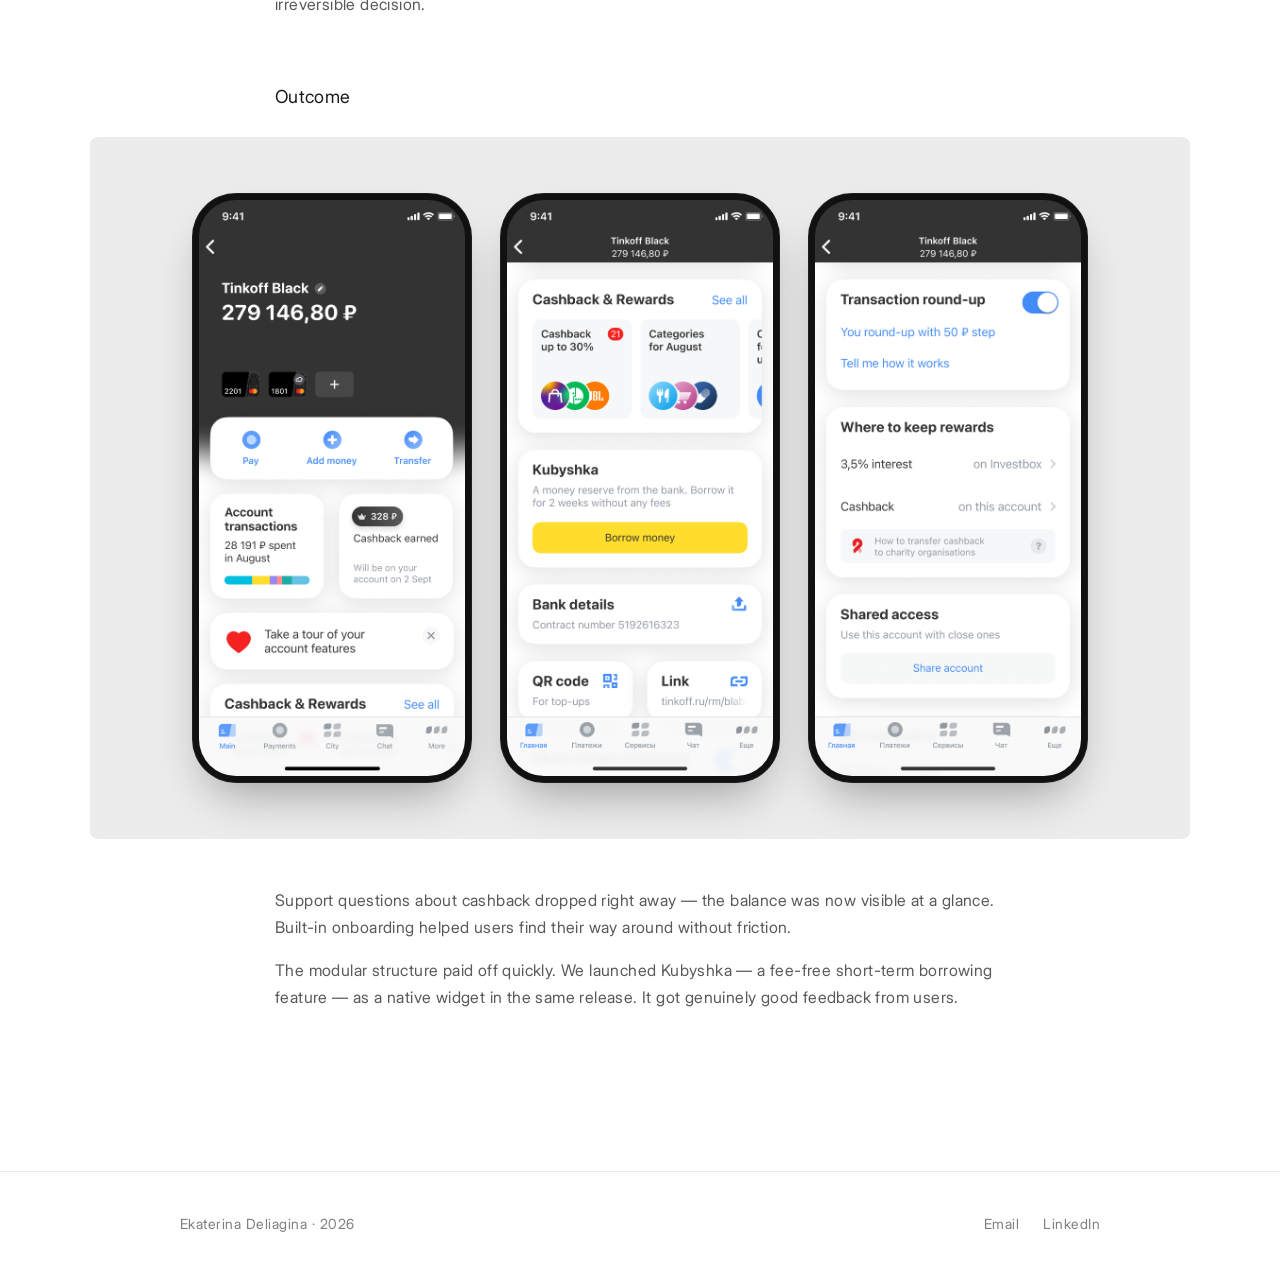
<file: project-3/index.html>
<!DOCTYPE html>
<html lang="en">
<head>
<meta charset="UTF-8"/>
<meta name="viewport" content="width=device-width,initial-scale=1"/>
<title>Debit Account Redesign — Ekaterina Deliagina</title>
<link rel="icon" href="../sticker.png"/>
<link rel="preconnect" href="https://fonts.googleapis.com"/>
<link rel="preconnect" href="https://fonts.gstatic.com" crossorigin/>
<link href="https://fonts.googleapis.com/css2?family=Inter:opsz,wght@14..32,400..500&display=swap" rel="stylesheet"/>
<link rel="stylesheet" href="../style.css"/>
<script>document.documentElement.classList.add('js')</script>
</head>
<body>

<header class="site-header">
  <div class="container header-inner">
    <a class="brand" href="../">
      <span class="brand-icon"><img src="../sticker.png" alt=""/></span>
      Ekaterina Deliagina
    </a>
    <button class="nav-toggle" aria-label="Menu" aria-expanded="false" aria-controls="nav"><span></span><span></span></button>
    <nav class="nav" id="nav">
      <a href="../#projects">Projects</a>
      <a href="../#experience">Experience</a>
      <a href="../#contact">Contact</a>
    </nav>
  </div>
</header>

<main>

  <div class="case-head col" data-reveal>
    <a class="back" href="../"><svg viewBox="0 0 24 24"><path d="M19 12H5M11 18l-6-6 6-6"/></svg>Back</a>
    <h1>Debit Account Redesign</h1>
    <p class="case-meta">T-Bank · 2022</p>
  </div>

  <div class="case-cover wide" data-reveal><img src="../project-3-cover.png" alt="Debit Account Redesign" width="1024" height="614"/></div>

  <section class="case-section">
    <div class="col prose" data-reveal>
      <h2>The Challenge</h2>
      <p>The debit account screen had been growing for years and it was starting to show. Adding new features was getting painful, and users kept contacting support to find things that should've been obvious.</p>
      <p>We looked at what people were actually asking support about, talked to users, and dug into analytics to see which parts of the screen were confusing people most.</p>
    </div>
  </section>

  <section class="case-section">
    <div class="col prose" data-reveal>
      <h2>Process</h2>
      <p>We moved to a widget-based layout — modular blocks that could hold a specific setting, piece of account info, or product offer. Flexible enough to reuse across loan, savings, and investment accounts too.</p>
      <p>All copy was rewritten from the ground up. New features brought new edge cases, and each needed careful thought — especially moments where users might feel unsure or make an irreversible decision.</p>
    </div>
  </section>

  <section class="case-section">
    <div class="col" data-reveal><h2>Outcome</h2></div>
    <div class="gallery wide" data-reveal>
      <div class="gallery-panel">
        <div class="gallery-track" tabindex="0" aria-label="Debit Account Redesign screens">
          <div class="phone"><img src="../project%203%20images/Frame%2012404.png" alt="Debit Account Redesign — screen 1" width="1125" height="2436" loading="lazy"/></div>
          <div class="phone"><img src="../project%203%20images/Frame%2012551.png" alt="Debit Account Redesign — screen 2" width="1125" height="2436" loading="lazy"/></div>
          <div class="phone"><img src="../project%203%20images/Frame%2012552.png" alt="Debit Account Redesign — screen 3" width="1125" height="2436" loading="lazy"/></div>
        </div>
      </div>
      <div class="gallery-nav">
        <button class="gallery-btn" data-dir="-1" aria-label="Previous screen"><svg viewBox="0 0 24 24"><path d="M15 18l-6-6 6-6"/></svg></button>
        <button class="gallery-btn" data-dir="1" aria-label="Next screen"><svg viewBox="0 0 24 24"><path d="M9 18l6-6-6-6"/></svg></button>
      </div>
    </div>
    <div class="col prose" data-reveal>
      <p>Support questions about cashback dropped right away — the balance was now visible at a glance. Built-in onboarding helped users find their way around without friction.</p>
      <p>The modular structure paid off quickly. We launched Kubyshka — a fee-free short-term borrowing feature — as a native widget in the same release. It got genuinely good feedback from users.</p>
    </div>
  </section>

  <div class="case-end"></div>
</main>

<footer class="site-footer">
  <div class="container footer-inner">
    <span>Ekaterina Deliagina · 2026</span>
    <div class="footer-links">
      <a href="mailto:e.delyagina@gmail.com">Email</a>
      <a href="https://www.linkedin.com/in/edeliagina/" target="_blank" rel="noopener">LinkedIn</a>
    </div>
  </div>
</footer>

<script src="../main.js"></script>
</body>
</html>
</file>
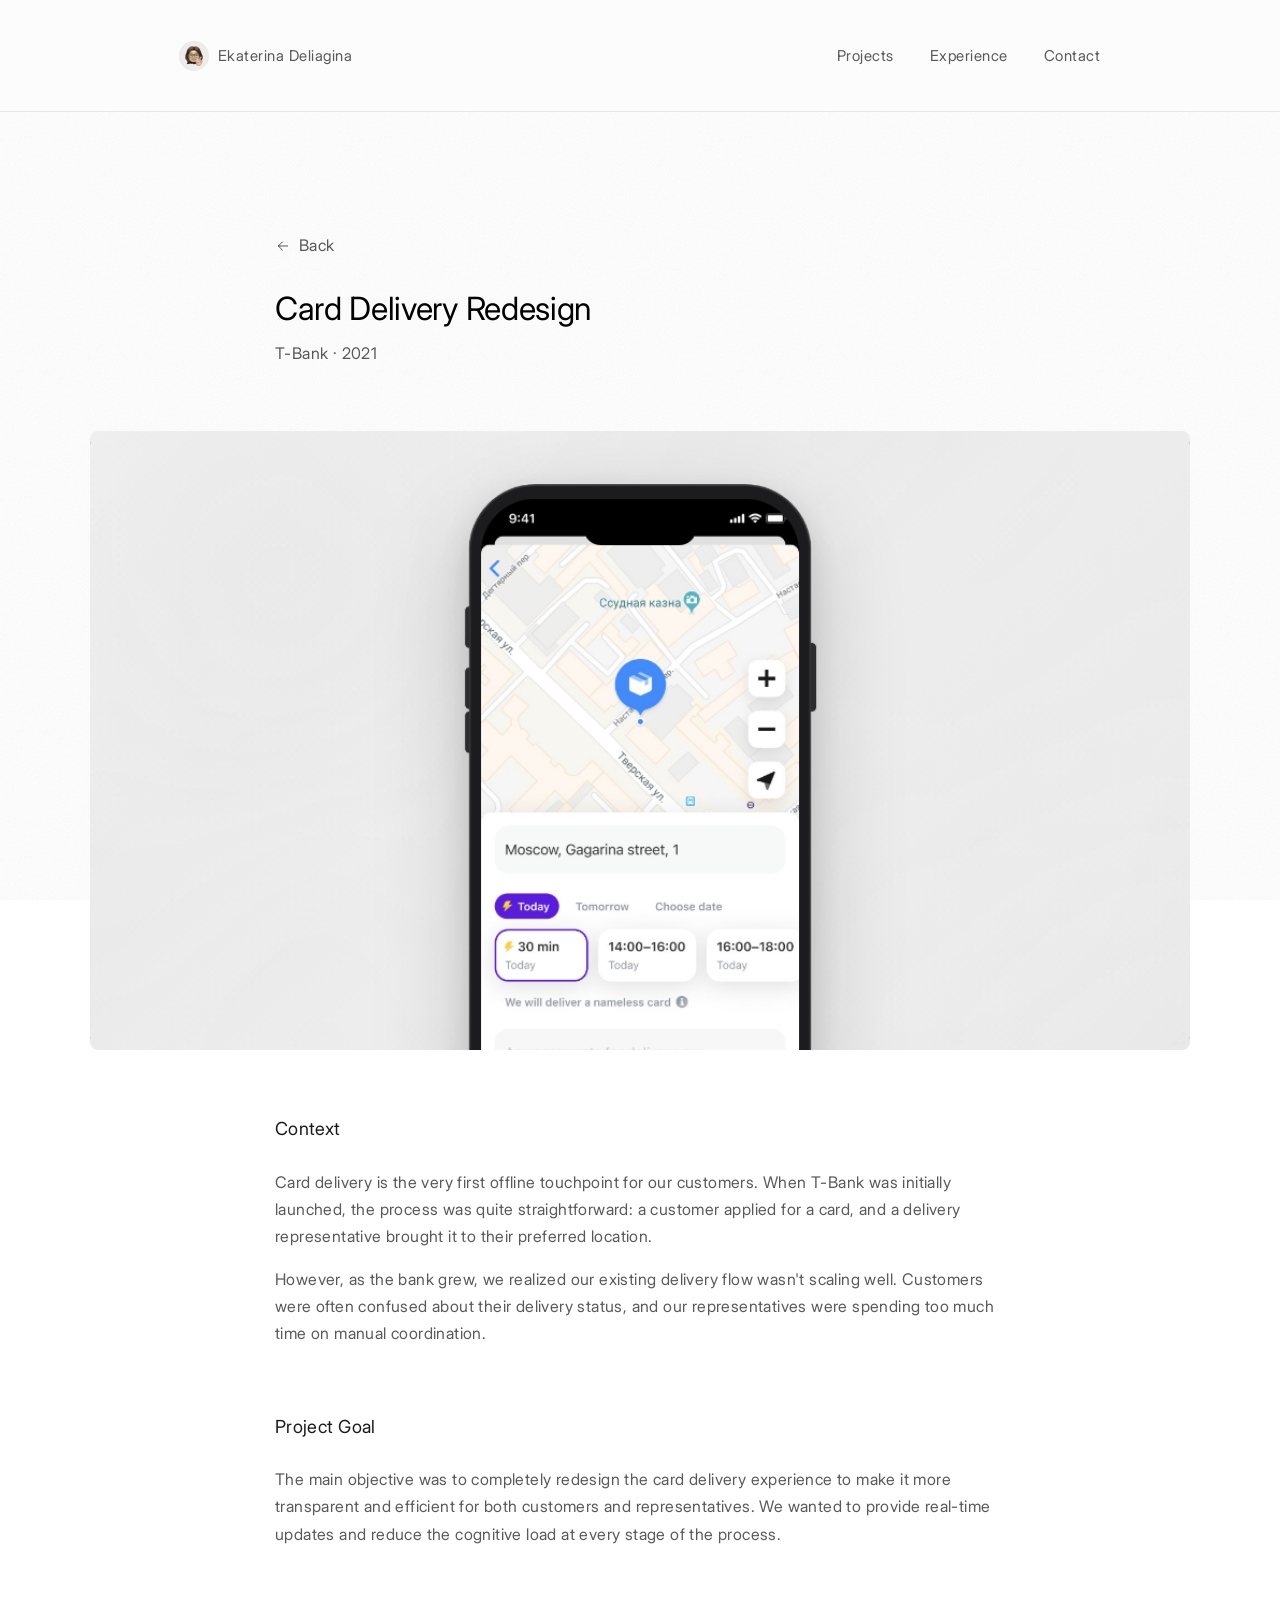
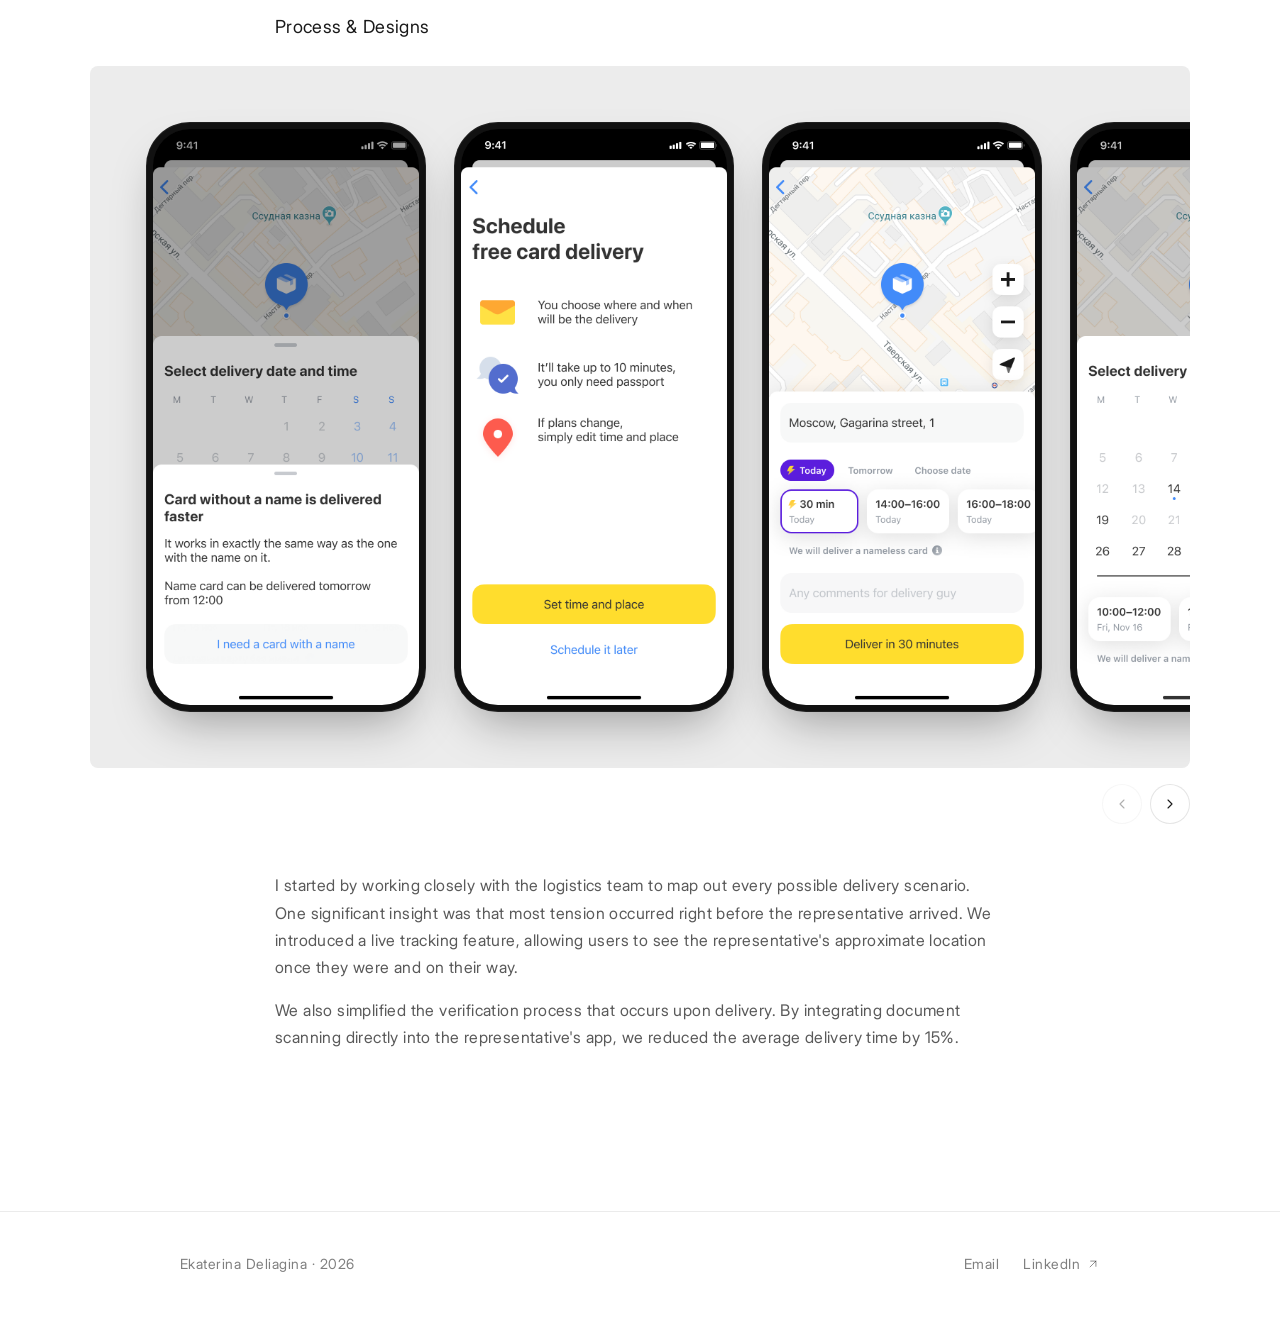
<file: project-4/index.html>
<!DOCTYPE html>
<html lang="en">
<head>
<meta charset="UTF-8"/>
<meta name="viewport" content="width=device-width,initial-scale=1"/>
<title>Card Delivery Redesign — Ekaterina Deliagina</title>
<link rel="icon" href="../sticker.png"/>
<link rel="preconnect" href="https://fonts.googleapis.com"/>
<link rel="preconnect" href="https://fonts.gstatic.com" crossorigin/>
<link href="https://fonts.googleapis.com/css2?family=Inter:opsz,wght@14..32,400..500&display=swap" rel="stylesheet"/>
<link rel="stylesheet" href="../style.css"/>
<script>document.documentElement.classList.add('js')</script>
</head>
<body>

<header class="site-header">
  <div class="container header-inner">
    <a class="brand" href="../">
      <span class="brand-icon"><img src="../sticker.png" alt=""/></span>
      Ekaterina Deliagina
    </a>
    <button class="nav-toggle" aria-label="Menu" aria-expanded="false" aria-controls="nav"><span></span><span></span></button>
    <nav class="nav" id="nav">
      <a href="../#projects">Projects</a>
      <a href="../#experience">Experience</a>
      <a href="../#contact">Contact</a>
    </nav>
  </div>
</header>

<main>

  <div class="case-head col" data-reveal>
    <a class="back" href="../"><svg viewBox="0 0 24 24"><path d="M19 12H5M11 18l-6-6 6-6"/></svg>Back</a>
    <h1>Card Delivery Redesign</h1>
    <p class="case-meta">T-Bank · 2021</p>
  </div>

  <div class="case-cover wide" data-reveal><img src="../project-4-cover.png" alt="Card Delivery Redesign" width="1024" height="614"/></div>

  <section class="case-section">
    <div class="col prose" data-reveal>
      <h2>Context</h2>
      <p>Card delivery is the very first offline touchpoint for our customers. When T-Bank was initially launched, the process was quite straightforward: a customer applied for a card, and a delivery representative brought it to their preferred location.</p>
      <p>However, as the bank grew, we realized our existing delivery flow wasn't scaling well. Customers were often confused about their delivery status, and our representatives were spending too much time on manual coordination.</p>
    </div>
  </section>

  <section class="case-section">
    <div class="col prose" data-reveal>
      <h2>Project Goal</h2>
      <p>The main objective was to completely redesign the card delivery experience to make it more transparent and efficient for both customers and representatives. We wanted to provide real-time updates and reduce the cognitive load at every stage of the process.</p>
    </div>
  </section>

  <section class="case-section">
    <div class="col" data-reveal><h2>Process &amp; Designs</h2></div>
    <div class="gallery wide" data-reveal>
      <div class="gallery-panel">
        <div class="gallery-track" tabindex="0" aria-label="Card Delivery Redesign screens">
          <div class="phone"><img src="../project%204%20images/Назначение%20встречи.png" alt="Card Delivery Redesign — screen 1" width="750" height="1624" loading="lazy"/></div>
          <div class="phone"><img src="../project%204%20images/Доставка%20карты.png" alt="Card Delivery Redesign — screen 2" width="750" height="1624" loading="lazy"/></div>
          <div class="phone"><img src="../project%204%20images/Текущая%20геопозиция.png" alt="Card Delivery Redesign — screen 3" width="750" height="1624" loading="lazy"/></div>
          <div class="phone"><img src="../project%204%20images/Текущая%20геопозиция-1.png" alt="Card Delivery Redesign — screen 4" width="750" height="1624" loading="lazy"/></div>
        </div>
      </div>
      <div class="gallery-nav">
        <button class="gallery-btn" data-dir="-1" aria-label="Previous screen"><svg viewBox="0 0 24 24"><path d="M15 18l-6-6 6-6"/></svg></button>
        <button class="gallery-btn" data-dir="1" aria-label="Next screen"><svg viewBox="0 0 24 24"><path d="M9 18l6-6-6-6"/></svg></button>
      </div>
    </div>
    <div class="col prose" data-reveal>
      <p>I started by working closely with the logistics team to map out every possible delivery scenario. One significant insight was that most tension occurred right before the representative arrived. We introduced a live tracking feature, allowing users to see the representative's approximate location once they were and on their way.</p>
      <p>We also simplified the verification process that occurs upon delivery. By integrating document scanning directly into the representative's app, we reduced the average delivery time by 15%.</p>
    </div>
  </section>

  <div class="case-end"></div>
</main>

<footer class="site-footer">
  <div class="container footer-inner">
    <span>Ekaterina Deliagina · 2026</span>
    <div class="footer-links">
      <a href="mailto:e.delyagina@gmail.com">Email</a>
      <a href="https://www.linkedin.com/in/edeliagina/" target="_blank" rel="noopener">LinkedIn <svg class="arrow" viewBox="0 0 24 24"><path d="M7 17 17 7M8 7h9v9"/></svg></a>
    </div>
  </div>
</footer>

<script src="../main.js"></script>
</body>
</html>
</file>
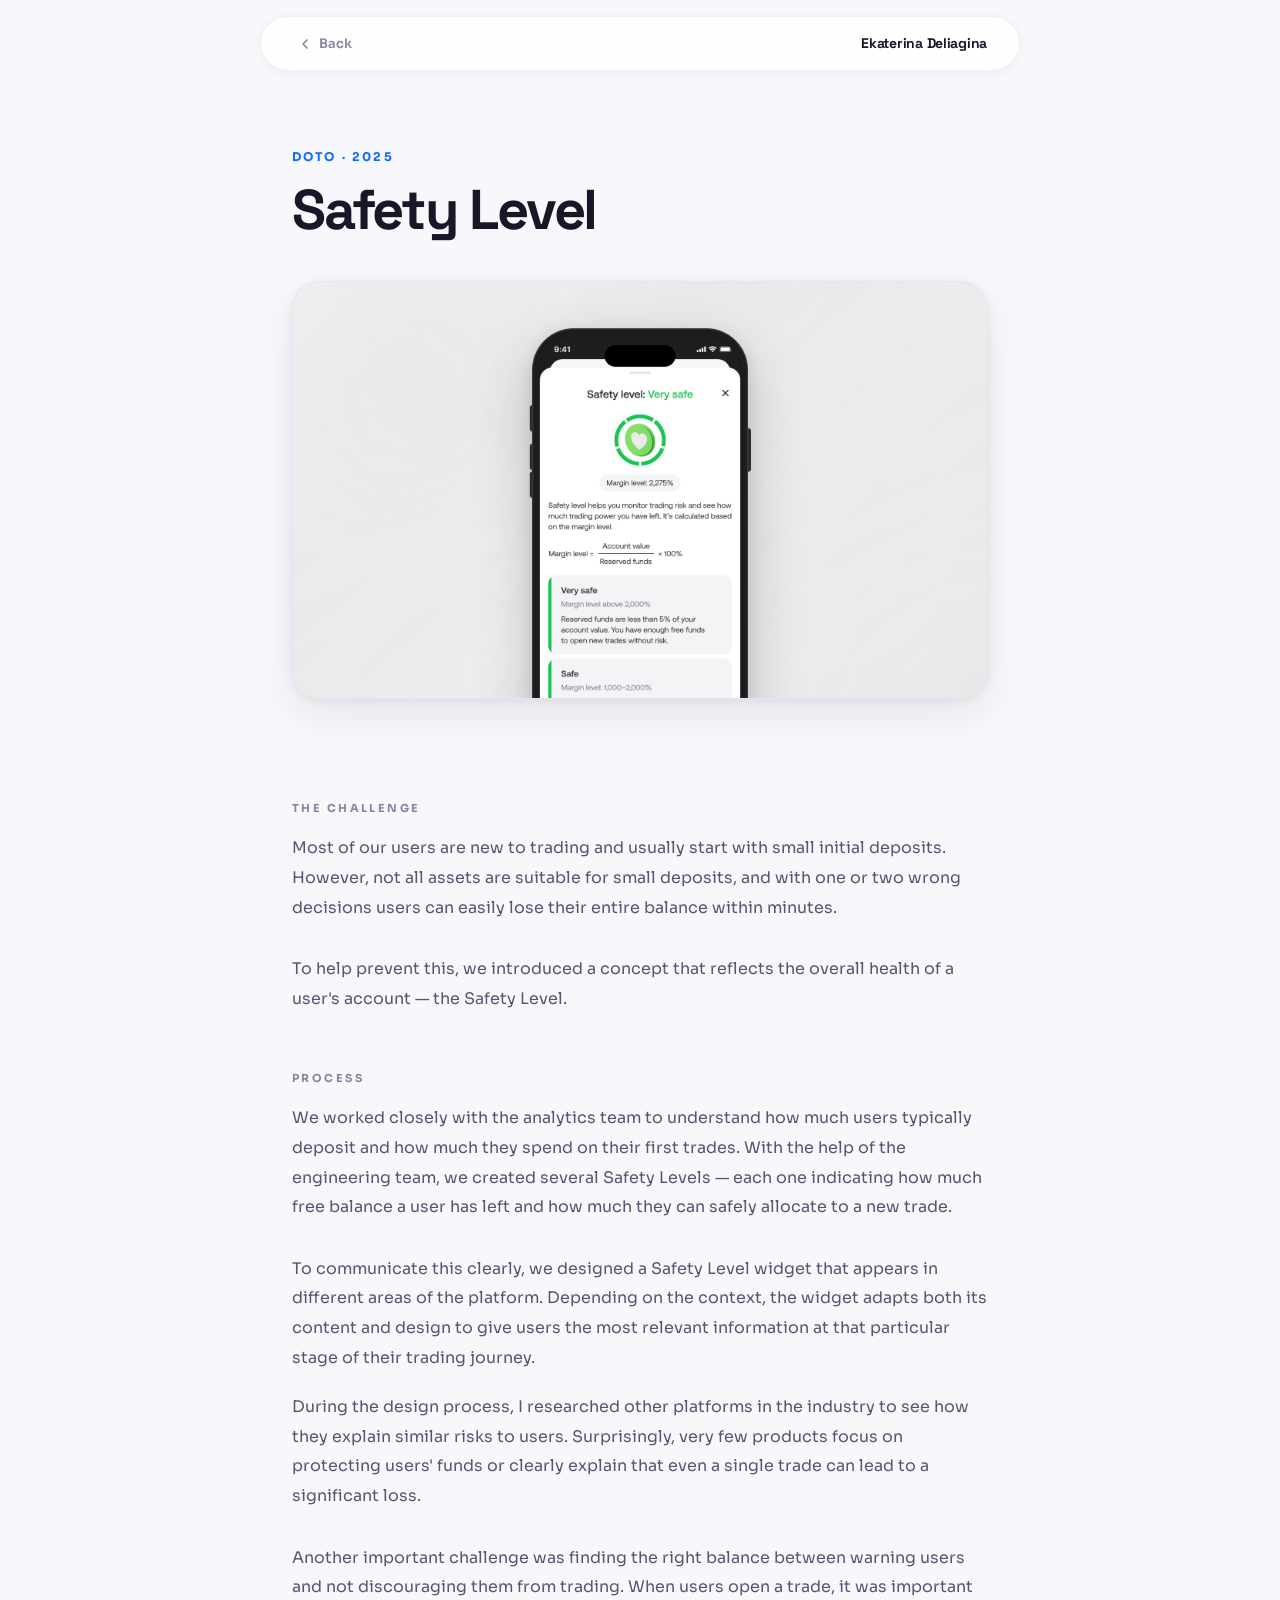
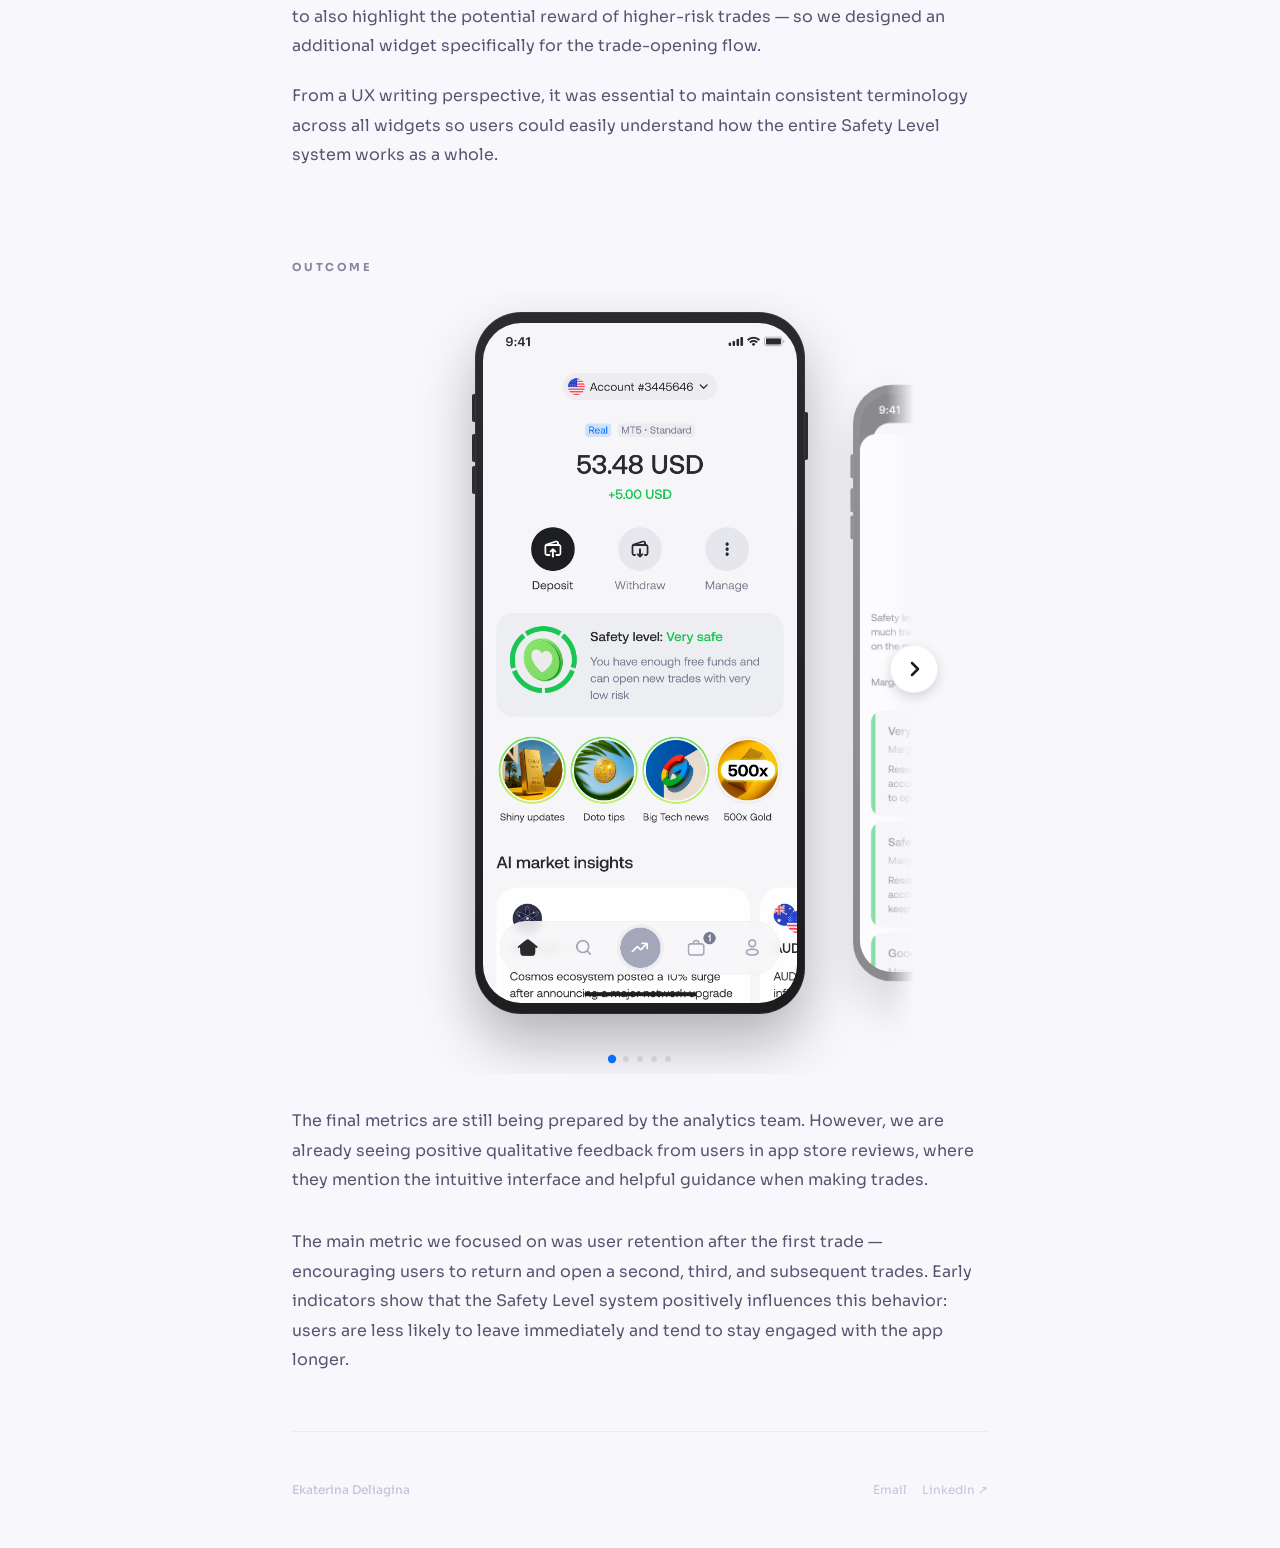
<file: project-1.html>
<!DOCTYPE html>
<html lang="en">
<head>
<meta charset="UTF-8"/><meta name="viewport" content="width=device-width,initial-scale=1"/>
<title>Safety Level — Ekaterina Deliagina</title>
<link href="https://fonts.googleapis.com/css2?family=Sora:wght@300;400;500;600;700;800&family=Space+Grotesk:wght@500;600;700&display=swap" rel="stylesheet"/>
<style>
*,*::before,*::after{box-sizing:border-box;margin:0;padding:0}
:root{
  --bg:#f8f7fc;--bg2:#f0eef6;--surface:#fff;--surface2:#f4f2fa;--surface3:#eae7f3;
  --ink:#1a1628;--mid:#5a5470;--soft:#8a84a0;--dim:#c8c3d8;
  --blue:#0d6efd;--blue-dark:#0b5ed7;--blue-dim:rgba(13,110,253,.06);
  --grad:linear-gradient(135deg,#3d8bfd,#0d6efd,#0950c0);
  --sh:0 1px 3px rgba(26,22,40,.04),0 6px 24px rgba(26,22,40,.06);
  --sh2:0 2px 8px rgba(26,22,40,.06),0 16px 40px rgba(26,22,40,.08);
  --r:20px;--r2:28px;
  --body:'Sora',system-ui,sans-serif;
  --display:'Space Grotesk','Sora',system-ui,sans-serif;
}
html{scroll-behavior:smooth}
body{background:var(--bg);color:var(--ink);font-family:var(--body);font-weight:400;font-size:15px;line-height:1.65;-webkit-font-smoothing:antialiased;overflow-x:hidden}

/* ─── NAV ─── */
.pnav{position:sticky;top:0;z-index:100;padding:16px 32px}
.pnav-inner{display:flex;justify-content:space-between;align-items:center;width:100%;max-width:760px;margin:0 auto;background:rgba(255,255,255,.8);border:1px solid rgba(26,22,40,.06);border-radius:100px;padding:8px 16px 8px 20px;backdrop-filter:blur(24px);box-shadow:0 2px 12px rgba(26,22,40,.04)}
.back{display:inline-flex;align-items:center;gap:6px;font-size:13px;font-weight:600;color:var(--soft);text-decoration:none;transition:all .2s;padding:8px 16px;border-radius:100px}
.back:hover{color:var(--ink);background:rgba(26,22,40,.04)}
.back svg{width:16px;height:16px;stroke:currentColor;fill:none;stroke-width:2.5;stroke-linecap:round;stroke-linejoin:round}
.pnav-name{font-family:var(--display);font-size:14px;font-weight:700;color:var(--ink);text-decoration:none;letter-spacing:-.02em;padding-right:16px}

.pwrap{max-width:760px;margin:0 auto;padding:0 32px}
.phero{padding:60px 0 40px}
.ptag{font-size:12px;font-weight:700;letter-spacing:.18em;text-transform:uppercase;color:var(--blue);margin-bottom:12px}
.pttl{font-family:var(--display);font-size:clamp(32px,6vw,56px);font-weight:700;letter-spacing:-.04em;line-height:1.1;margin-bottom:40px;color:var(--ink)}
.pcov{border-radius:var(--r2);overflow:hidden;margin-bottom:60px;box-shadow:var(--sh2);background:var(--surface2);display:flex;align-items:center;justify-content:center;max-width:696px;margin-left:auto;margin-right:auto;border:1px solid rgba(26,22,40,.06)}
.pcov img{width:100%;display:block}
.psec{margin-bottom:56px}
.plab{font-size:11px;font-weight:700;letter-spacing:.22em;text-transform:uppercase;color:var(--soft);margin-bottom:16px}
.pcols{display:grid;grid-template-columns:1fr;gap:32px}
.pcols p{font-size:16px;line-height:1.85;color:var(--mid);font-weight:400}
.pwide p{font-size:14.5px;line-height:1.85;color:var(--mid);font-weight:300}





  /* a bit down for the unactive ones, so active is scaled and translateY up */


.isc{width:100%;border-radius:38px;overflow:hidden;aspect-ratio:9/19.5;position:relative;background:#000}
.isc img{width:100%;height:100%;object-fit:cover;display:block}
.isc-ph{width:100%;height:100%;display:flex;align-items:center;justify-content:center;background:#1a1a1a}
.isc-ph span{font-size:10px;letter-spacing:1px;text-transform:uppercase;color:#444}
.isl{position:absolute;top:9px;left:50%;transform:translateX(-50%);width:80px;height:25px;background:#000;border-radius:18px;z-index:10}
.pimg{border-radius:12px;overflow:hidden;box-shadow:var(--sh2);margin-bottom:20px}
.foot{padding:48px 0;display:flex;justify-content:space-between;align-items:center;border-top:1px solid rgba(26,22,40,.06);margin-top:40px}
.foot-n{font-size:12px;color:var(--dim);font-weight:500}
.foot a{font-size:12px;color:var(--dim);text-decoration:none;transition:color .2s}
.foot a:hover{color:var(--blue)}
@keyframes fi{from{opacity:0;transform:translateY(10px)}to{opacity:1;transform:translateY(0)}}
.fi{animation:fi .5s ease forwards}
@media(max-width:640px){.pwrap{padding:0 20px}.pnav{padding:0 20px}.pcols{grid-template-columns:1fr;gap:14px}



}
@keyframes bounce-x {
  0%, 100% { transform: translateY(-50%) translateX(0); }
  50% { transform: translateY(-50%) translateX(5px); }
}
.sc-arrow {
    position: absolute;
    right: -24px;
    top: calc(50% - 14px);
    transform: translateY(-50%);
    z-index: 10;
    cursor: pointer;
    display: flex;
    align-items: center;
    justify-content: center;
    width: 48px;
    height: 48px;
    background: #ffffff;
    border: 1px solid rgba(0,0,0,0.05);
    box-shadow: 0 4px 12px rgba(0,0,0,0.15);
    border-radius: 50%;
    transition: all 0.3s ease;
}
.sc-arrow:hover {
    background: #f5f5f7;
    box-shadow: 0 6px 16px rgba(0,0,0,0.2);
    transform: translateY(-50%) scale(1.05);
}
.sc-arrow svg {
    stroke: #1c1c1e;
    stroke-width: 2.5;
    margin-left: 2px;
}
.sc-arrow.hidden { opacity: 0; pointer-events: none; transition: opacity 0.3s; }

.irow {
    display: flex;
    gap: 48px;
    margin: 44px 0;
    flex-wrap: nowrap;
    align-items: center;
    overflow-x: auto;
    scroll-behavior: smooth;
    -ms-overflow-style: none;
    scrollbar-width: none;
    padding: 40px 0 40px max(32px, calc(50% - 165px));
    scroll-padding-left: max(32px, calc(50% - 165px));
}
.irow::after {
    content: '';
    flex: 0 0 max(32px, calc(50% - 165px));
}
.ifr {
    width: 330px;
    background: linear-gradient(160deg,#2c2c2e,#1c1c1e);
    border-radius: 46px;
    padding: 11px 8px;
    box-shadow: 0 0 0 1px rgba(255,255,255,.07) inset,0 28px 56px rgba(0,0,0,.28);
    position: relative;
    display: flex;
    flex-direction: column;
    align-items: center;
    flex-shrink: 0;
    transition: all 0.4s cubic-bezier(0.4, 0, 0.2, 1);
    transform: scale(0.85);
    opacity: 0.5;
    cursor: pointer;
    scroll-snap-align: start;
    transform-origin: left center;
}
.ifr.active {
    transform: scale(1) translateY(-20px);
    opacity: 1;
}
.ifr::before {
    content: '';
    position: absolute;
    left: -3px;
    top: 82px;
    width: 3px;
    height: 28px;
    background: #2c2c2e;
    border-radius: 2px 0 0 2px;
    box-shadow: 0 40px 0 #2c2c2e,0 72px 0 #2c2c2e;
}
.ifr::after {
    content: '';
    position: absolute;
    right: -3px;
    top: 100px;
    width: 3px;
    height: 48px;
    background: #2c2c2e;
    border-radius: 0 2px 2px 0;
}
@media(max-width:640px){
    .ifr { width: 220px; }
}

.sc-arrow.hidden { opacity: 0; pointer-events: none; transition: opacity 0.3s; }

.carousel-dots {
    display: flex;
    justify-content: center;
    gap: 8px;
    position: absolute;
    bottom: 12px;
    left: 0;
    right: 0;
    margin: 0;
    z-index: 10;
}
.carousel-dot {
    width: 6px;
    height: 6px;
    border-radius: 50%;
    background: rgba(26,22,40,0.1);
    cursor: pointer;
    transition: all 0.3s ease;
}
.carousel-dot.active {
    background: var(--blue);
    transform: scale(1.4);
}
@media (prefers-color-scheme: dark) {
    .carousel-dot { background: rgba(255,255,255,0.2); }
    .carousel-dot.active { background: var(--blue); }
}
</style>

</head>
<body style="overflow-x:hidden;">
<nav class="pnav">
  <div class="pnav-inner">
    <a class="back" href="index.html"><svg viewBox="0 0 24 24"><polyline points="15 18 9 12 15 6"/></svg>Back</a>
    <a class="pnav-name" href="index.html">Ekaterina Deliagina</a>
  </div>
</nav>
<div class="pwrap">

  <div class="phero rise">
    <div class="ptag">Doto · 2025</div>
    <h1 class="pttl">Safety Level</h1>
    <div class="pcov"><img src="project-1-cover.png" alt="Safety Level cover"/></div>
  </div>

  <div class="psec fi">
    <div class="plab">The Challenge</div>
    <div class="pcols">
      <p>Most of our users are new to trading and usually start with small initial deposits. However, not all assets are suitable for small deposits, and with one or two wrong decisions users can easily lose their entire balance within minutes.</p>
      <p>To help prevent this, we introduced a concept that reflects the overall health of a user's account — the Safety Level.</p>
    </div>
  </div>

  <div class="psec fi">
    <div class="plab">Process</div>
    <div class="pcols">
      <p>We worked closely with the analytics team to understand how much users typically deposit and how much they spend on their first trades. With the help of the engineering team, we created several Safety Levels — each one indicating how much free balance a user has left and how much they can safely allocate to a new trade.</p>
      <p>To communicate this clearly, we designed a Safety Level widget that appears in different areas of the platform. Depending on the context, the widget adapts both its content and design to give users the most relevant information at that particular stage of their trading journey.</p>
    </div>
    <div class="pcols" style="margin-top:20px">
      <p>During the design process, I researched other platforms in the industry to see how they explain similar risks to users. Surprisingly, very few products focus on protecting users' funds or clearly explain that even a single trade can lead to a significant loss.</p>
      <p>Another important challenge was finding the right balance between warning users and not discouraging them from trading. When users open a trade, it was important to also highlight the potential reward of higher-risk trades — so we designed an additional widget specifically for the trade-opening flow.</p>
    </div>
    <div class="pcols" style="margin-top:20px">
      <p>From a UX writing perspective, it was essential to maintain consistent terminology across all widgets so users could easily understand how the entire Safety Level system works as a whole.</p>
      <p></p>
    </div>
  </div>

  <div class="psec fi">
    <div class="plab">Outcome</div>
    


<div class="carousel-wrapper" style="position:relative; max-width: 548px; margin: 16px auto 32px;">
    <div class="sc-arrow hidden" id="scroll-left-btn" style="left: -24px; right: auto;">
        <svg width="24" height="24" viewBox="0 0 24 24" fill="none" stroke="currentColor" stroke-linecap="round" stroke-linejoin="round"><path d="M15 18l-6-6 6-6"/></svg>
    </div>
    <div class="sc-arrow" id="scroll-right-btn">
        <svg width="24" height="24" viewBox="0 0 24 24" fill="none" stroke="currentColor" stroke-linecap="round" stroke-linejoin="round"><path d="M9 18l6-6-6-6"/></svg>
    </div>
    <div class="carousel-viewport" style="width: 100%; position: relative; -webkit-mask-image: linear-gradient(to right, transparent 0%, black 5%, black 95%, transparent 100%); mask-image: linear-gradient(to right, transparent 0%, black 5%, black 95%, transparent 100%);">
        <div class="irow fi" style="margin-top: 0; margin-bottom: 0;">
    <div class="ifr"><div class="isc"><img src="project 1 images/Untitled.png"/></div></div>
    <div class="ifr"><div class="isc"><img src="project 1 images/Untitled1.png"/></div></div>
    <div class="ifr"><div class="isc"><img src="project 1 images/Untitled3.png"/></div></div>
    <div class="ifr"><div class="isc"><img src="project 1 images/Untitled4.png"/></div></div>
    <div class="ifr"><div class="isc"><img src="project 1 images/Untitled5.png"/></div></div>
  </div>
    </div>
</div>

  <div class="pcols">
      <p>The final metrics are still being prepared by the analytics team. However, we are already seeing positive qualitative feedback from users in app store reviews, where they mention the intuitive interface and helpful guidance when making trades.</p>
      <p>The main metric we focused on was user retention after the first trade — encouraging users to return and open a second, third, and subsequent trades. Early indicators show that the Safety Level system positively influences this behavior: users are less likely to leave immediately and tend to stay engaged with the app longer.</p>
    </div>
  </div>

  <div class="foot">
    <span class="foot-n">Ekaterina Deliagina</span>
    <div style="display:flex;gap:16px">
      <a href="mailto:e.delyagina@gmail.com">Email</a>
      <a href="https://www.linkedin.com/in/edeliagina/" target="_blank">LinkedIn ↗</a>
    </div>
  </div>
</div>
<script>
document.addEventListener('DOMContentLoaded', () => {
    document.querySelectorAll('.carousel-wrapper').forEach(wrapper => {
        const row = wrapper.querySelector('.irow');
        const items = Array.from(row.querySelectorAll('.ifr'));
        
        const rightBtn = wrapper.querySelector('#scroll-right-btn');
        const leftBtn = wrapper.querySelector('#scroll-left-btn');
        if (rightBtn) {
            rightBtn.addEventListener('click', () => {
                const rowRect = row.getBoundingClientRect();
                const paddingLeft = Math.max(32, (rowRect.width / 2) - 165);
                let snapPoint = rowRect.left + paddingLeft;
                let activeIndex = -1;
                let minDiff = Infinity;
                items.forEach((item, index) => {
                    const rect = item.getBoundingClientRect();
                    const diff = Math.abs(rect.left - snapPoint);
                    if (diff < minDiff) {
                        minDiff = diff;
                        activeIndex = index;
                    }
                });
                if (activeIndex < items.length - 1) {
                    centerItem(items[activeIndex + 1]);
                }
            });
        }

        if (leftBtn) {
            leftBtn.addEventListener('click', () => {
                const rowRect = row.getBoundingClientRect();
                const paddingLeft = Math.max(32, (rowRect.width / 2) - 165);
                let snapPoint = rowRect.left + paddingLeft;
                let activeIndex = -1;
                let minDiff = Infinity;
                items.forEach((item, index) => {
                    const rect = item.getBoundingClientRect();
                    const diff = Math.abs(rect.left - snapPoint);
                    if (diff < minDiff) {
                        minDiff = diff;
                        activeIndex = index;
                    }
                });
                if (activeIndex > 0) {
                    centerItem(items[activeIndex - 1]);
                }
            });
        }
        
        const viewport = wrapper.querySelector('.carousel-viewport');
        let dotsContainer = viewport.querySelector('.carousel-dots');
        if (!dotsContainer) {
            dotsContainer = document.createElement('div');
            dotsContainer.className = 'carousel-dots fi';
            viewport.appendChild(dotsContainer);
        } else {
            dotsContainer.innerHTML = '';
        }


        
        items.forEach((_, i) => {
            const dot = document.createElement('div');
            dot.className = 'carousel-dot' + (i === 0 ? ' active' : '');
            dot.dataset.index = i;
            dotsContainer.appendChild(dot);
            
            dot.addEventListener('click', () => {
                centerItem(items[i]);
            });
        });
        
        const dots = Array.from(dotsContainer.querySelectorAll('.carousel-dot'));
        
        const centerItem = (item) => {
            const rowRect = row.getBoundingClientRect();
            const paddingLeft = Math.max(32, (rowRect.width / 2) - 165);
            let snapPoint = rowRect.left + paddingLeft;
            
            const itemRect = item.getBoundingClientRect();
            row.scrollBy({ left: itemRect.left - snapPoint, behavior: 'smooth' });
        };
        
        const updateActive = () => {
            const rowRect = row.getBoundingClientRect();
            const paddingLeft = Math.max(32, (rowRect.width / 2) - 165);
            let snapPoint = rowRect.left + paddingLeft;
            
            let closest = null;
            let minDiff = Infinity;
            let closestIndex = 0;
            
            items.forEach((item, index) => {
                const rect = item.getBoundingClientRect();
                const diff = Math.abs(rect.left - snapPoint);
                if(diff < minDiff) {
                    minDiff = diff;
                    closest = item;
                    closestIndex = index;
                }
            });
            
            if(closest) {
                items.forEach(i => i.classList.remove('active'));
                closest.classList.add('active');
                
                dots.forEach(d => d.classList.remove('active'));
                if(dots[closestIndex]) dots[closestIndex].classList.add('active');
                
                if (leftBtn) {
                    if (closestIndex === 0) leftBtn.classList.add('hidden');
                    else leftBtn.classList.remove('hidden');
                }
                if (rightBtn) {
                    if (closestIndex === items.length - 1) rightBtn.classList.add('hidden');
                    else rightBtn.classList.remove('hidden');
                }
            }
        };

        items.forEach((item) => {
            item.addEventListener('click', () => {
                centerItem(item);
            });
        });
        
        let scrollTimeout;
        row.addEventListener('scroll', () => {
            updateActive();
            clearTimeout(scrollTimeout);
            scrollTimeout = setTimeout(updateActive, 100);
        }, {passive: true});
        
        setTimeout(updateActive, 100);
        window.addEventListener('resize', updateActive);
    });
});
</script>
</file>
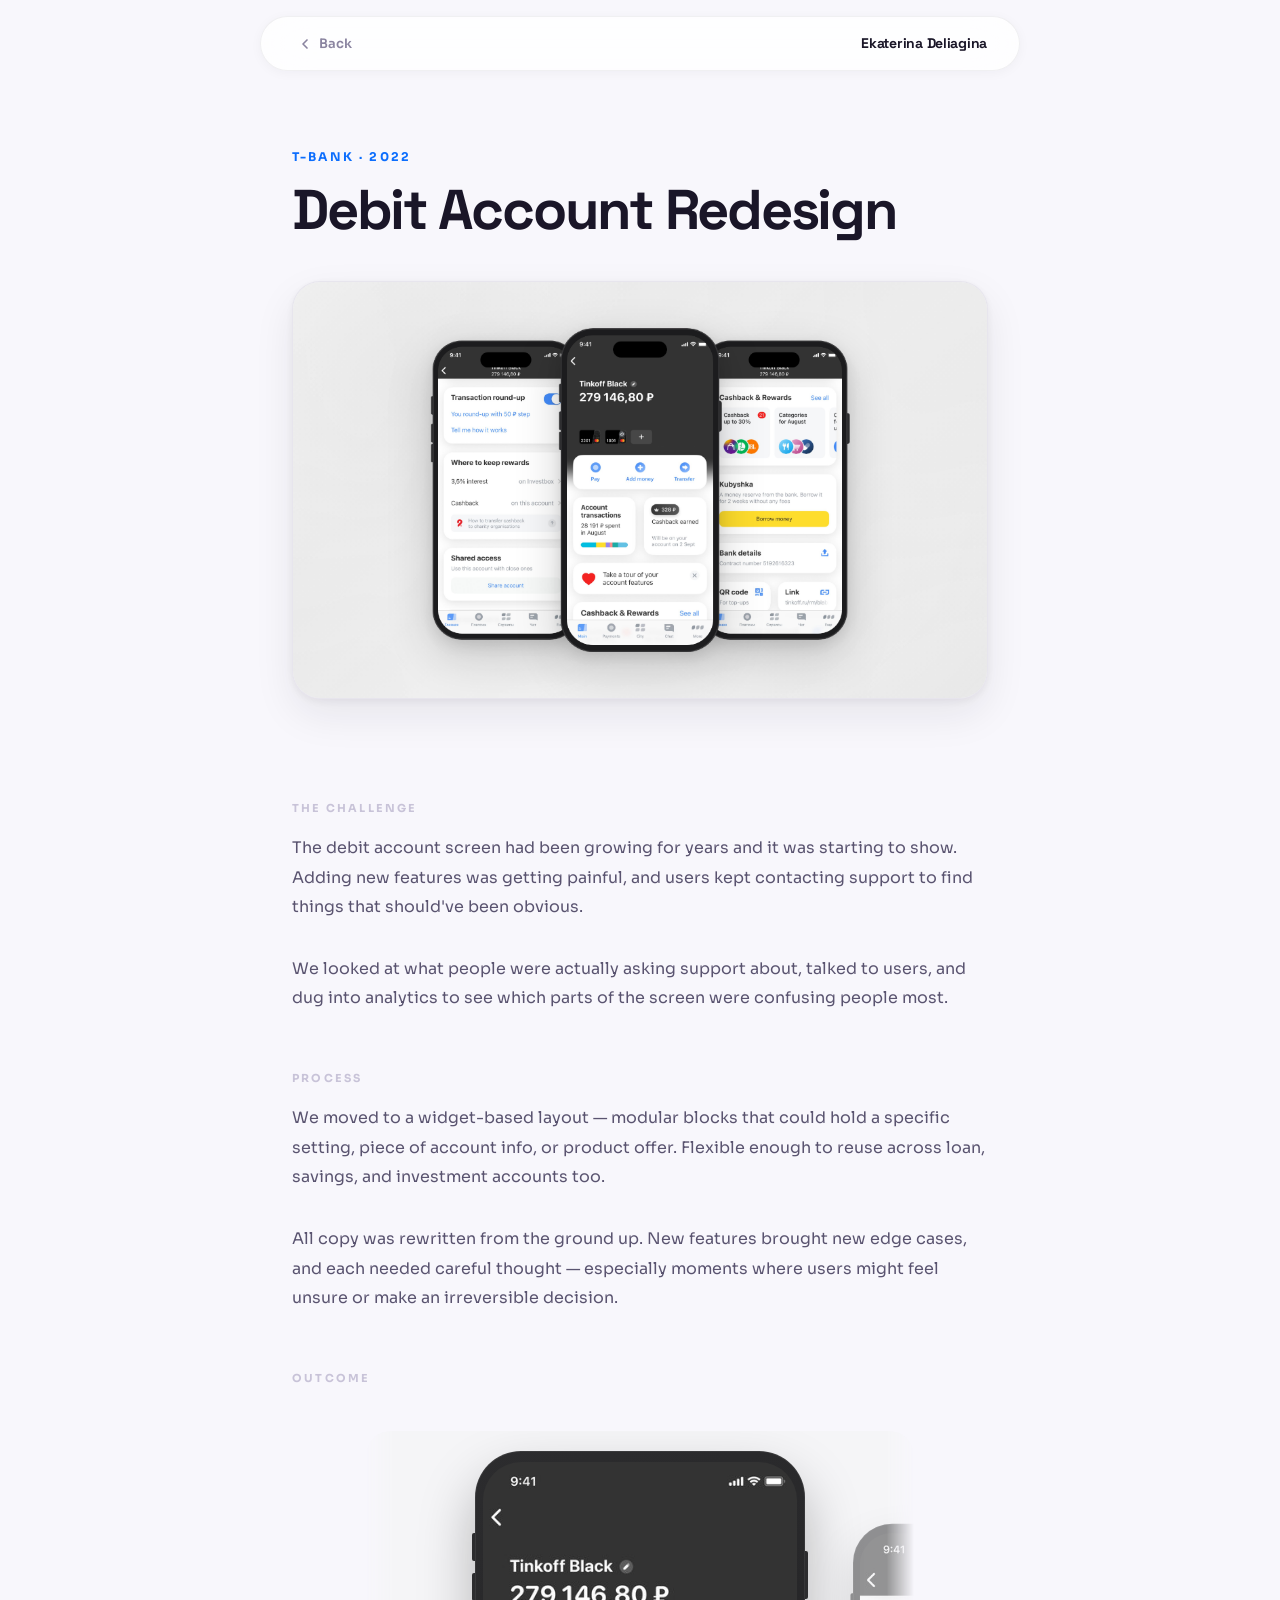
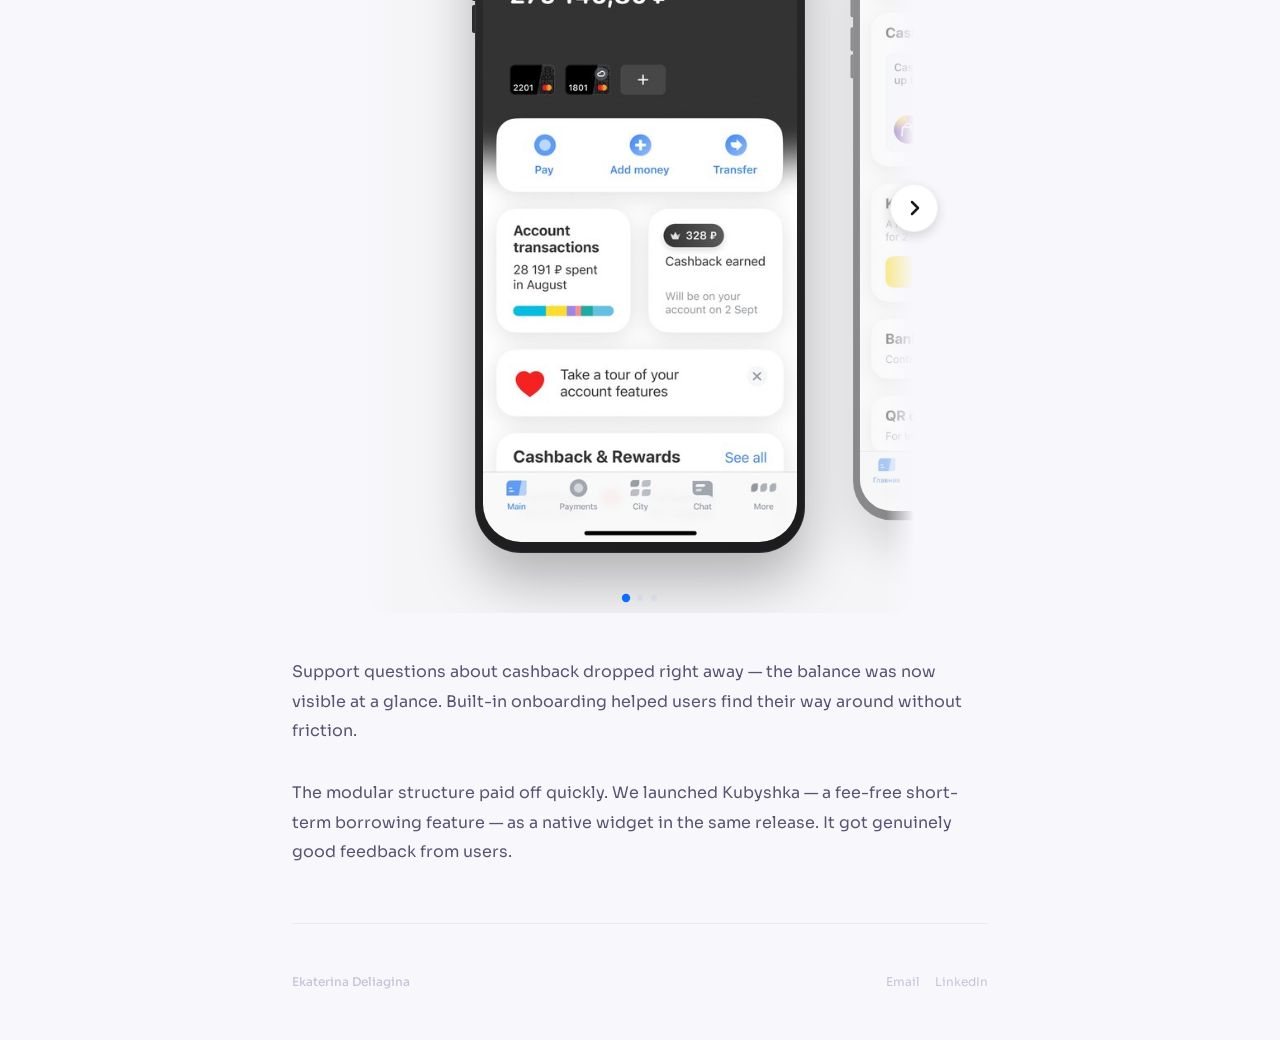
<file: project-3.html>
<!DOCTYPE html>
<html lang="en">
<head>
<meta charset="UTF-8"/><meta name="viewport" content="width=device-width,initial-scale=1"/>
<title>Debit Account Redesign — Ekaterina Deliagina</title>
<link href="https://fonts.googleapis.com/css2?family=Sora:wght@300;400;500;600;700;800&family=Space+Grotesk:wght@500;600;700&display=swap" rel="stylesheet">
<style>
@keyframes fadeUp{from{opacity:0;transform:translateY(24px)}to{opacity:1;transform:translateY(0)}}
.rise{opacity:0;transform:translateY(24px)}.rise.vis{animation:fadeUp .7s cubic-bezier(.22,1,.36,1) forwards}
:root{
  --bg:#f8f7fc;--bg2:#f0eef6;--surface:#fff;--surface2:#f4f2fa;--surface3:#eae7f3;
  --ink:#1a1628;--mid:#5a5470;--soft:#8a84a0;--dim:#c8c3d8;
  --blue:#0d6efd;--blue-dark:#0b5ed7;--blue-dim:rgba(13,110,253,.06);
  --grad:linear-gradient(135deg,#3d8bfd,#0d6efd,#0950c0);
  --sh:0 1px 3px rgba(26,22,40,.04),0 6px 24px rgba(26,22,40,.06);
  --sh2:0 2px 8px rgba(26,22,40,.06),0 16px 40px rgba(26,22,40,.08);
  --r:20px;--r2:28px;
  --body:'Sora',system-ui,sans-serif;
  --display:'Space Grotesk','Sora',system-ui,sans-serif;
}
* { box-sizing: border-box; margin: 0; padding: 0; }
html { scroll-behavior: smooth; }
body{background:var(--bg);color:var(--ink);font-family:var(--body);font-weight:400;font-size:15px;line-height:1.65;-webkit-font-smoothing:antialiased}
/* ─── NAV ─── */
.pnav{position:sticky;top:0;z-index:100;padding:16px 32px}
.pnav-inner{display:flex;justify-content:space-between;align-items:center;width:100%;max-width:760px;margin:0 auto;background:rgba(255,255,255,.8);border:1px solid rgba(26,22,40,.06);border-radius:100px;padding:8px 16px 8px 20px;backdrop-filter:blur(24px);box-shadow:0 2px 12px rgba(26,22,40,.04)}
.back{display:inline-flex;align-items:center;gap:6px;font-size:13px;font-weight:600;color:var(--soft);text-decoration:none;transition:all .2s;padding:8px 16px;border-radius:100px}
.back:hover{color:var(--ink);background:rgba(26,22,40,.04)}
.back svg{width:16px;height:16px;stroke:currentColor;fill:none;stroke-width:2.5;stroke-linecap:round;stroke-linejoin:round}
.pnav-name{font-family:var(--display);font-size:14px;font-weight:700;color:var(--ink);text-decoration:none;letter-spacing:-.02em;padding-right:16px}
.pwrap{max-width:760px;margin:0 auto;padding:0 32px}
.phero{padding:60px 0 40px}
.ptag{font-size:12px;font-weight:700;letter-spacing:.18em;text-transform:uppercase;color:var(--blue);margin-bottom:12px}
.pttl {
    font-family: var(--display);
    font-size: clamp(32px, 6vw, 56px);
    font-weight: 700;
    letter-spacing: -0.04em;
    line-height: 1.1;
    margin-bottom: 40px;
    color: var(--ink);
}
.pcov{border-radius:var(--r2);overflow:hidden;margin-bottom:60px;box-shadow:var(--sh2);background:var(--surface2);display:flex;align-items:center;justify-content:center;max-width:696px;margin-left:auto;margin-right:auto;border:1px solid rgba(26,22,40,.06)}
.pcov img { width: 100%; display: block; }
.psec { margin-bottom: 56px; }
.plab {
    font-family: var(--body);
    font-size: 11px;
    font-weight: 700;
    letter-spacing: 0.2em;
    text-transform: uppercase;
    color: var(--dim);
    margin-bottom: 16px;
}
.pcols { display: grid; grid-template-columns: 1fr; gap: 32px; }
.pcols p {
    font-size: 16px;
    line-height: 1.85;
    color: var(--mid);
    font-weight: 400;
}
.carousel-viewport{position:relative;margin:44px 0;}
.irow {
    display: flex;
    gap: 48px;
    margin: 44px 0;
    flex-wrap: nowrap;
    align-items: center;
    overflow-x: auto;
    scroll-behavior: smooth;
    -ms-overflow-style: none;
    scrollbar-width: none;
    padding: 40px 0 40px max(32px, calc(50% - 165px));
    scroll-padding-left: max(32px, calc(50% - 165px));
}
.irow::-webkit-scrollbar{display:none;}
.irow::after {
    content: '';
    flex: 0 0 max(32px, calc(50% - 165px));
}
.ifr {
    width: 330px;
    background: linear-gradient(160deg,#2c2c2e,#1c1c1e);
    border-radius: 46px;
    padding: 11px 8px;
    box-shadow: 0 0 0 1px rgba(255,255,255,.07) inset,0 28px 56px rgba(0,0,0,.28);
    position: relative;
    display: flex;
    flex-direction: column;
    align-items: center;
    flex-shrink: 0;
    transition: all 0.4s cubic-bezier(0.4, 0, 0.2, 1);
    transform: scale(0.85);
    opacity: 0.5;
    cursor: pointer;
    scroll-snap-align: start;
    transform-origin: left center;
}
.ifr.active {
    transform: scale(1) translateY(-20px);
    opacity: 1;
}
.ifr::before {
    content: '';
    position: absolute;
    left: -3px;
    top: 82px;
    width: 3px;
    height: 28px;
    background: #2c2c2e;
    border-radius: 2px 0 0 2px;
    box-shadow: 0 40px 0 #2c2c2e,0 72px 0 #2c2c2e;
}
.ifr::after {
    content: '';
    position: absolute;
    right: -3px;
    top: 100px;
    width: 3px;
    height: 48px;
    background: #2c2c2e;
    border-radius: 0 2px 2px 0;
}
.isc{width:100%;border-radius:38px;overflow:hidden;aspect-ratio:9/19.5;position:relative;background:#000}
.isc img{width:100%;height:100%;object-fit:cover;display:block}
.isl{position:absolute;top:10px;left:50%;transform:translateX(-50%);width:12px;height:12px;background:#1a1a1a;border-radius:50%;z-index:10}
.pimg{border-radius:12px;overflow:hidden;box-shadow:var(--sh2);margin-bottom:20px}
.pimg img{width:100%;height:100%;object-fit:cover;display:block}

@media(max-width:640px){
    .pwrap{padding:0 20px}.pnav{padding:0 20px}.pcols{grid-template-columns:1fr;gap:14px}
    .ifr { width: 220px; }
}

.carousel-wrapper {
    position: relative;
    max-width: 548px;
    margin: 0 auto 32px;
    position: relative;
}
.carousel-viewport {
    background: #f5f5f7;
    position: relative;
    border-radius: 24px;
    -webkit-mask-image: linear-gradient(to right, transparent 0%, black 5%, black 95%, transparent 100%);
    mask-image: linear-gradient(to right, transparent 0%, black 5%, black 95%, transparent 100%);
}
.sc-arrow {
    position: absolute;
    right: -24px;
    top: calc(50% - 14px);
    transform: translateY(-50%);
    z-index: 10;
    cursor: pointer;
    display: flex;
    align-items: center;
    justify-content: center;
    width: 48px;
    height: 48px;
    background: #ffffff;
    border: 1px solid rgba(0,0,0,0.05);
    box-shadow: 0 4px 12px rgba(0,0,0,0.15);
    border-radius: 50%;
    transition: all 0.3s ease;
}
.sc-arrow:hover {
    background: #f5f5f7;
    box-shadow: 0 6px 16px rgba(0,0,0,0.2);
    transform: translateY(-50%) scale(1.05);
}
.sc-arrow svg {
    stroke: #1c1c1e;
    stroke-width: 2.5;
    margin-left: 2px;
}
.sc-arrow.left { left: -24px; right: auto; }
.sc-arrow.hidden { opacity: 0; pointer-events: none; transition: opacity 0.3s; }

.carousel-dots {
    position: absolute;
    bottom: 12px;
    left: 0;
    right: 0;
    display: flex;
    justify-content: center;
    gap: 8px;
    z-index: 10;
    margin: 0;
}
.carousel-dot {
    width: 6px;
    height: 6px;
    border-radius: 50%;
    background: var(--blue-dim);
    cursor: pointer;
    transition: all 0.3s ease;
}
.carousel-dot.active {
    background: var(--blue);
    transform: scale(1.4);
}
.foot{padding:48px 0;display:flex;justify-content:space-between;align-items:center;border-top:1px solid rgba(26,22,40,.06);margin-top:40px}
.foot-n{font-size:12px;color:var(--dim);font-weight:500}
.foot a{font-size:12px;color:var(--dim);text-decoration:none;transition:color .2s}
.foot a:hover{color:var(--blue)}
</style>
</head>
<body>
<nav class="pnav">
  <div class="pnav-inner">
    <a class="back" href="index.html"><svg viewBox="0 0 24 24"><polyline points="15 18 9 12 15 6"/></svg>Back</a>
    <a class="pnav-name" href="index.html">Ekaterina Deliagina</a>
  </div>
</nav>
<div class="pwrap">
  <div class="phero rise">
    <div class="ptag">T-Bank · 2022</div>
    <h1 class="pttl">Debit Account Redesign</h1>
<div class="pcov"><img src="project-3-cover.png" alt="Debit Account Redesign"></div>
  </div>
  <div class="psec fi">
    <div class="plab">The Challenge</div>
    <div class="pcols">
      <p>The debit account screen had been growing for years and it was starting to show. Adding new features was getting painful, and users kept contacting support to find things that should've been obvious.</p>
      <p>We looked at what people were actually asking support about, talked to users, and dug into analytics to see which parts of the screen were confusing people most.</p>
    </div>
  </div>
  <div class="psec fi">
    <div class="plab">Process</div>
    <div class="pcols">
      <p>We moved to a widget-based layout — modular blocks that could hold a specific setting, piece of account info, or product offer. Flexible enough to reuse across loan, savings, and investment accounts too.</p>
      <p>All copy was rewritten from the ground up. New features brought new edge cases, and each needed careful thought — especially moments where users might feel unsure or make an irreversible decision.</p>
    </div>
  </div>
  <div class="psec fi">
    <div class="plab">Outcome</div>
    
<div class="carousel-wrapper fi">
    <div class="sc-arrow left hidden" id="scroll-left-btn">
        <svg width="24" height="24" viewBox="0 0 24 24" fill="none" stroke="currentColor" stroke-width="2" stroke-linecap="round" stroke-linejoin="round"><path d="m15 18-6-6 6-6"/></svg>
    </div>
    <div class="sc-arrow" id="scroll-right-btn">
        <svg width="24" height="24" viewBox="0 0 24 24" fill="none" stroke="currentColor" stroke-width="2" stroke-linecap="round" stroke-linejoin="round"><path d="m9 18 6-6-6-6"/></svg>
    </div>
    <div class="carousel-viewport">
        <div class="irow fi" style="margin-top: 0; margin-bottom: 0;">
    <div class="ifr"><div class="isc"><img src="[data-uri]" alt=""/></div></div>
    <div class="ifr"><div class="isc"><img src="[data-uri]" alt=""/></div></div>
    <div class="ifr"><div class="isc"><img src="[data-uri]" alt=""/></div></div>
        </div>
    </div>
    <div class="carousel-dots"></div>
</div>
  <div class="pcols">
      <p>Support questions about cashback dropped right away — the balance was now visible at a glance. Built-in onboarding helped users find their way around without friction.</p>
      <p>The modular structure paid off quickly. We launched Kubyshka — a fee-free short-term borrowing feature — as a native widget in the same release. It got genuinely good feedback from users.</p>
    </div>
  </div>
  <div class="foot">
    <span class="foot-n">Ekaterina Deliagina</span>
    <div style="display:flex;gap:16px"><a href="mailto:e.delyagina@gmail.com">Email</a><a href="https://www.linkedin.com/in/edeliagina/" target="_blank">LinkedIn</a></div>
  </div>
</div>

<script>
document.addEventListener('DOMContentLoaded', () => {
    document.querySelectorAll('.carousel-wrapper').forEach(wrapper => {
        const row = wrapper.querySelector('.irow');
        const items = Array.from(row.querySelectorAll('.ifr'));
        
        const rightBtn = wrapper.querySelector('#scroll-right-btn');
        const leftBtn = wrapper.querySelector('#scroll-left-btn');
        
        const centerItem = (item) => {
            const rowRect = row.getBoundingClientRect();
            const paddingLeft = Math.max(32, (rowRect.width / 2) - 165);
            let snapPoint = rowRect.left + paddingLeft;
            
            const itemRect = item.getBoundingClientRect();
            row.scrollBy({ left: itemRect.left - snapPoint, behavior: 'smooth' });
        };

        if (rightBtn) {
            rightBtn.addEventListener('click', () => {
                const rowRect = row.getBoundingClientRect();
                const paddingLeft = Math.max(32, (rowRect.width / 2) - 165);
                let snapPoint = rowRect.left + paddingLeft;
                let activeIndex = -1;
                let minDiff = Infinity;
                items.forEach((item, index) => {
                    const rect = item.getBoundingClientRect();
                    const diff = Math.abs(rect.left - snapPoint);
                    if (diff < minDiff) {
                        minDiff = diff;
                        activeIndex = index;
                    }
                });
                if (activeIndex < items.length - 1) {
                    centerItem(items[activeIndex + 1]);
                }
            });
        }

        if (leftBtn) {
            leftBtn.addEventListener('click', () => {
                const rowRect = row.getBoundingClientRect();
                const paddingLeft = Math.max(32, (rowRect.width / 2) - 165);
                let snapPoint = rowRect.left + paddingLeft;
                let activeIndex = -1;
                let minDiff = Infinity;
                items.forEach((item, index) => {
                    const rect = item.getBoundingClientRect();
                    const diff = Math.abs(rect.left - snapPoint);
                    if (diff < minDiff) {
                        minDiff = diff;
                        activeIndex = index;
                    }
                });
                if (activeIndex > 0) {
                    centerItem(items[activeIndex - 1]);
                }
            });
        }
        
        let dotsContainer = wrapper.querySelector('.carousel-dots');
        if (!dotsContainer) {
            dotsContainer = document.createElement('div');
            dotsContainer.className = 'carousel-dots';
            wrapper.appendChild(dotsContainer);
        } else {
            dotsContainer.innerHTML = '';
        }

        items.forEach((_, i) => {
            const dot = document.createElement('div');
            dot.className = 'carousel-dot' + (i === 0 ? ' active' : '');
            dot.dataset.index = i;
            dotsContainer.appendChild(dot);
            
            dot.addEventListener('click', () => {
                centerItem(items[i]);
            });
        });
        
        const dots = Array.from(dotsContainer.querySelectorAll('.carousel-dot'));
        
        const updateActive = () => {
            const rowRect = row.getBoundingClientRect();
            const paddingLeft = Math.max(32, (rowRect.width / 2) - 165);
            let snapPoint = rowRect.left + paddingLeft;
            
            let closest = null;
            let minDiff = Infinity;
            let closestIndex = 0;
            
            items.forEach((item, index) => {
                const rect = item.getBoundingClientRect();
                const diff = Math.abs(rect.left - snapPoint);
                if(diff < minDiff) {
                    minDiff = diff;
                    closest = item;
                    closestIndex = index;
                }
            });
            
            if(closest) {
                items.forEach(i => i.classList.remove('active'));
                closest.classList.add('active');
                
                dots.forEach(d => d.classList.remove('active'));
                if(dots[closestIndex]) dots[closestIndex].classList.add('active');
                
                if (leftBtn) {
                    if (closestIndex === 0) leftBtn.classList.add('hidden');
                    else leftBtn.classList.remove('hidden');
                }
                if (rightBtn) {
                    if (closestIndex === items.length - 1) rightBtn.classList.add('hidden');
                    else rightBtn.classList.remove('hidden');
                }
            }
        };

        items.forEach((item) => {
            item.addEventListener('click', () => {
                centerItem(item);
            });
        });
        
        let scrollTimeout;
        row.addEventListener('scroll', () => {
            updateActive();
            clearTimeout(scrollTimeout);
            scrollTimeout = setTimeout(updateActive, 100);
        }, {passive: true});
        
        setTimeout(updateActive, 100);
        window.addEventListener('resize', updateActive);
    });
});

const obs = new IntersectionObserver((entries) => {
  entries.forEach(entry => {
    if (entry.isIntersecting) entry.target.classList.add('vis');
  });
}, { threshold: 0.1 });
document.querySelectorAll('.rise').forEach(el => obs.observe(el));
</script>
</body>
</html>
</file>
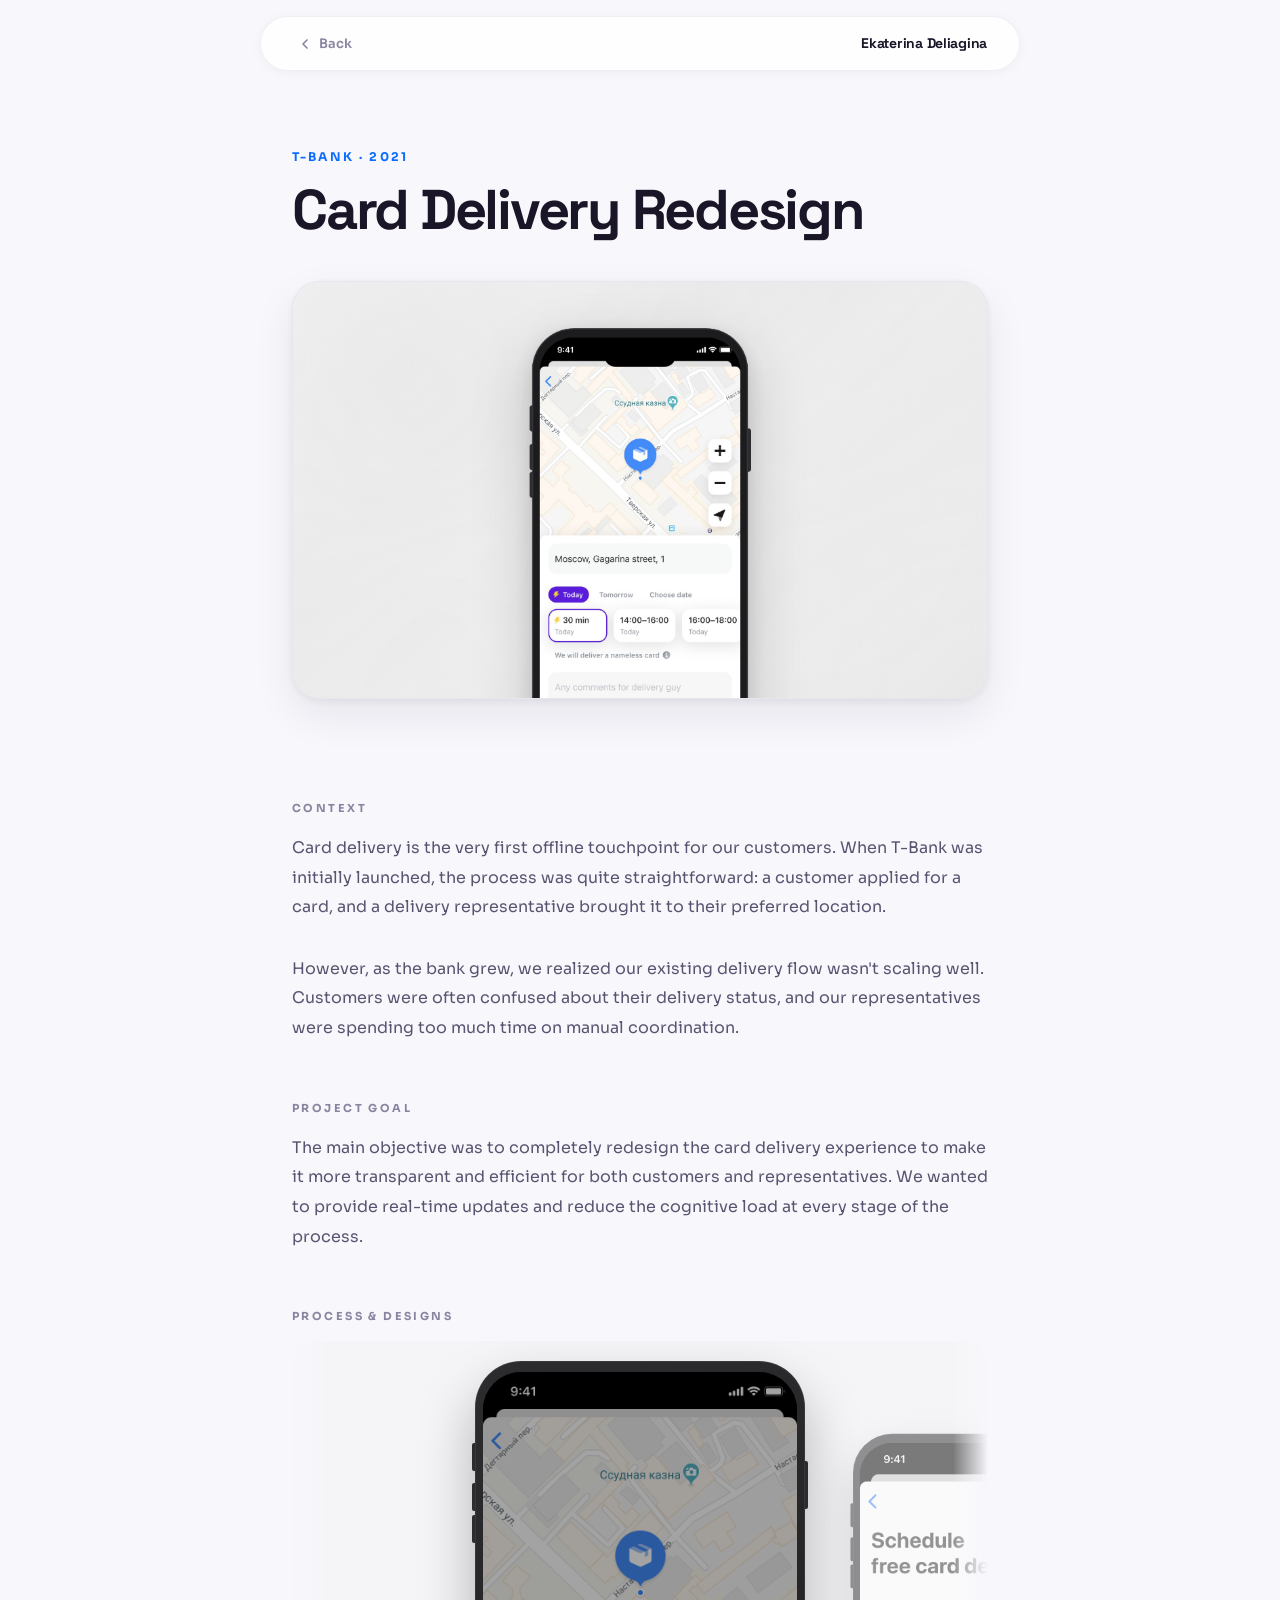
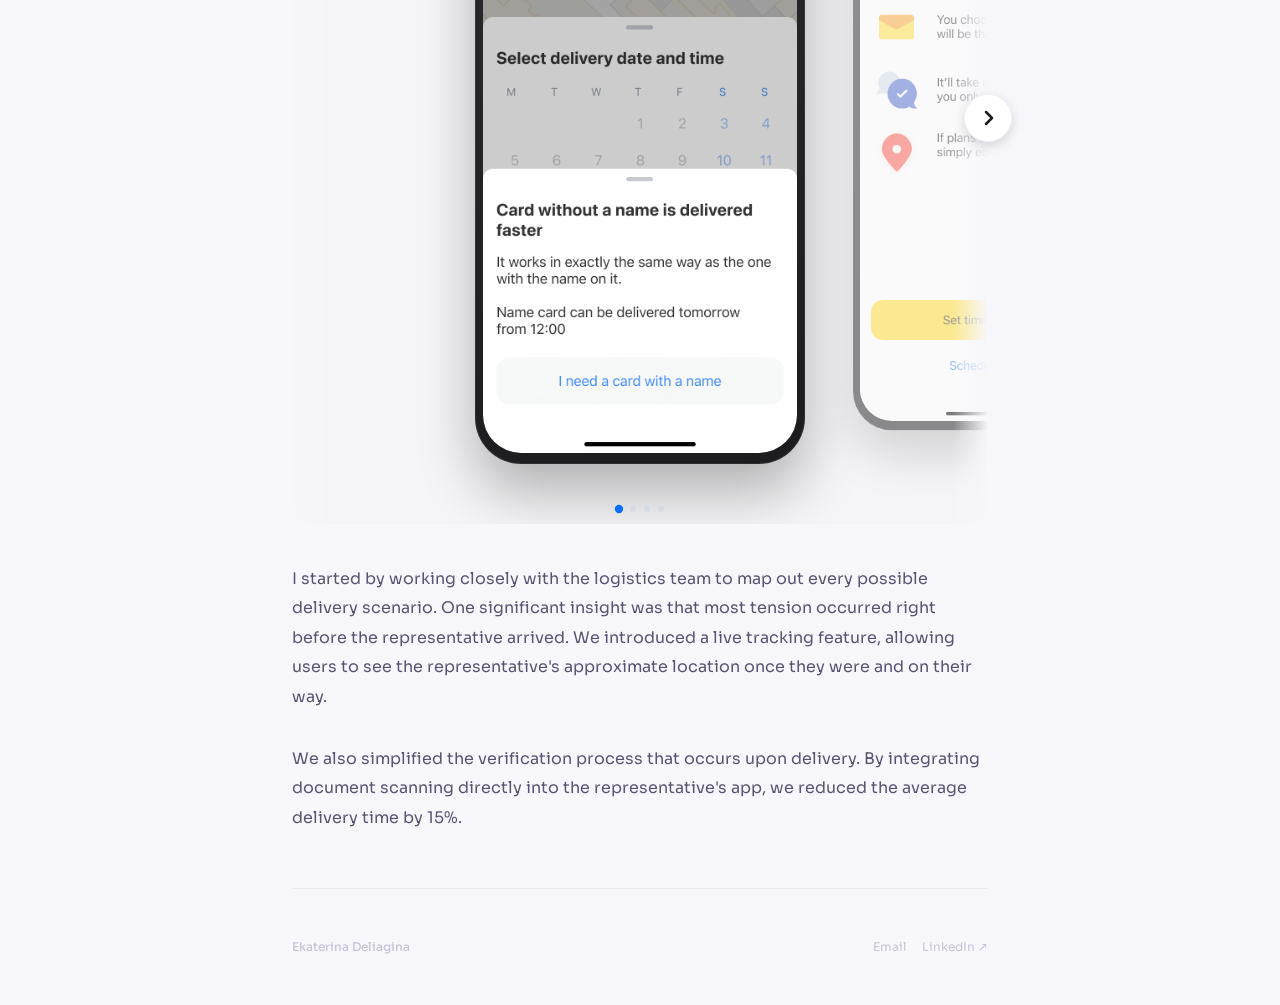
<file: project-4.html>
<!DOCTYPE html>
<html lang="en">
<head>
<meta charset="UTF-8"/><meta name="viewport" content="width=device-width,initial-scale=1"/>
<title>Card Delivery Redesign — Ekaterina Deliagina</title>
<link href="https://fonts.googleapis.com/css2?family=Sora:wght@300;400;500;600;700;800&family=Space+Grotesk:wght@500;600;700&display=swap" rel="stylesheet"/>
<style>
*,*::before,*::after{box-sizing:border-box;margin:0;padding:0}
:root{
  --bg:#f8f7fc;--bg2:#f0eef6;--surface:#fff;--surface2:#f4f2fa;--surface3:#eae7f3;
  --ink:#1a1628;--mid:#5a5470;--soft:#8a84a0;--dim:#c8c3d8;
  --blue:#0d6efd;--blue-dark:#0b5ed7;--blue-dim:rgba(13,110,253,.06);
  --grad:linear-gradient(135deg,#3d8bfd,#0d6efd,#0950c0);
  --sh:0 1px 3px rgba(26,22,40,.04),0 6px 24px rgba(26,22,40,.06);
  --sh2:0 2px 8px rgba(26,22,40,.06),0 16px 40px rgba(26,22,40,.08);
  --r:20px;--r2:28px;
  --body:'Sora',system-ui,sans-serif;
  --display:'Space Grotesk','Sora',system-ui,sans-serif;
}
html{scroll-behavior:smooth}
body{background:var(--bg);color:var(--ink);font-family:var(--body);font-weight:400;font-size:15px;line-height:1.65;-webkit-font-smoothing:antialiased;overflow-x:hidden}

/* ─── NAV ─── */
.pnav{position:sticky;top:0;z-index:100;padding:16px 32px}
.pnav-inner{display:flex;justify-content:space-between;align-items:center;width:100%;max-width:760px;margin:0 auto;background:rgba(255,255,255,.8);border:1px solid rgba(26,22,40,.06);border-radius:100px;padding:8px 16px 8px 20px;backdrop-filter:blur(24px);box-shadow:0 2px 12px rgba(26,22,40,.04)}
.back{display:inline-flex;align-items:center;gap:6px;font-size:13px;font-weight:600;color:var(--soft);text-decoration:none;transition:all .2s;padding:8px 16px;border-radius:100px}
.back:hover{color:var(--ink);background:rgba(26,22,40,.04)}
.back svg{width:16px;height:16px;stroke:currentColor;fill:none;stroke-width:2.5;stroke-linecap:round;stroke-linejoin:round}
.pnav-name{font-family:var(--display);font-size:14px;font-weight:700;color:var(--ink);text-decoration:none;letter-spacing:-.02em;padding-right:16px}

.pwrap{max-width:760px;margin:0 auto;padding:0 32px}
.phero{padding:60px 0 40px}
.ptag{font-size:12px;font-weight:700;letter-spacing:.18em;text-transform:uppercase;color:var(--blue);margin-bottom:12px}
.pttl{font-family:var(--display);font-size:clamp(32px,6vw,56px);font-weight:700;letter-spacing:-.04em;line-height:1.1;margin-bottom:40px;color:var(--ink)}
.pcov{border-radius:var(--r2);overflow:hidden;margin-bottom:60px;box-shadow:var(--sh2);background:var(--surface2);display:flex;align-items:center;justify-content:center;max-width:696px;margin-left:auto;margin-right:auto;border:1px solid rgba(26,22,40,.06)}
.pcov img{width:100%;display:block}
.psec{margin-bottom:56px}
.plab{font-size:11px;font-weight:700;letter-spacing:.22em;text-transform:uppercase;color:var(--soft);margin-bottom:16px}
.pcols{display:grid;grid-template-columns:1fr;gap:32px}
.pcols p{font-size:16px;line-height:1.85;color:var(--mid);font-weight:400}
.pwide p{font-size:14.5px;line-height:1.85;color:var(--mid);font-weight:300}

.isc{width:100%;border-radius:38px;overflow:hidden;aspect-ratio:9/19.5;position:relative;background:#000}
.isc img{width:100%;height:100%;object-fit:cover;display:block}
.isl{position:absolute;top:9px;left:50%;transform:translateX(-50%);width:80px;height:25px;background:#000;border-radius:18px;z-index:10}
.pimg{border-radius:12px;overflow:hidden;box-shadow:var(--sh2);margin-bottom:20px}
.foot{padding:48px 0;display:flex;justify-content:space-between;align-items:center;border-top:1px solid rgba(26,22,40,.06);margin-top:40px}
.foot-n{font-size:12px;color:var(--dim);font-weight:500}
.foot a{font-size:12px;color:var(--dim);text-decoration:none;transition:color .2s}
.foot a:hover{color:var(--blue)}
@keyframes fi{from{opacity:0;transform:translateY(10px)}to{opacity:1;transform:translateY(0)}}
.fi{animation:fi .5s ease forwards}
@keyframes rise{from{opacity:0;transform:translateY(10px)}to{opacity:1;transform:translateY(0)}}
.rise{animation:rise .6s ease forwards}

@media(max-width:640px){.pwrap{padding:0 20px}.pnav{padding:0 20px}.pcols{grid-template-columns:1fr;gap:14px}}

.sc-arrow {
    position: absolute;
    right: -24px;
    top: calc(50% - 14px);
    transform: translateY(-50%);
    z-index: 10;
    cursor: pointer;
    display: flex;
    align-items: center;
    justify-content: center;
    width: 48px;
    height: 48px;
    background: #ffffff;
    border: 1px solid rgba(0,0,0,0.05);
    box-shadow: 0 4px 12px rgba(0,0,0,0.15);
    border-radius: 50%;
    transition: all 0.3s ease;
}
.sc-arrow:hover {
    background: #f5f5f7;
    box-shadow: 0 6px 16px rgba(0,0,0,0.2);
    transform: translateY(-50%) scale(1.05);
}
.sc-arrow svg {
    stroke: #1c1c1e;
    stroke-width: 2.5;
    margin-left: 2px;
}
.sc-arrow.hidden { opacity: 0; pointer-events: none; transition: opacity 0.3s; }

.irow {
    display: flex;
    gap: 48px;
    margin: 44px 0;
    flex-wrap: nowrap;
    align-items: center;
    overflow-x: auto;
    scroll-behavior: smooth;
    -ms-overflow-style: none;
    scrollbar-width: none;
    padding: 40px max(32px, calc(50% - 165px));
    scroll-padding: 0 max(32px, calc(50% - 165px));
}
.ifr {
    width: 330px;
    background: linear-gradient(160deg,#2c2c2e,#1c1c1e);
    border-radius: 46px;
    padding: 11px 8px;
    box-shadow: 0 0 0 1px rgba(255,255,255,.07) inset,0 28px 56px rgba(0,0,0,.28);
    position: relative;
    display: flex;
    flex-direction: column;
    align-items: center;
    flex-shrink: 0;
    transition: all 0.4s cubic-bezier(0.4, 0, 0.2, 1);
    transform: scale(0.85);
    opacity: 0.5;
    cursor: pointer;
    scroll-snap-align: start;
    transform-origin: left center;
}
.ifr.active {
    transform: scale(1) translateY(-20px);
    opacity: 1;
}
.ifr::before {
    content: '';
    position: absolute;
    left: -3px;
    top: 82px;
    width: 3px;
    height: 28px;
    background: #2c2c2e;
    border-radius: 2px 0 0 2px;
    box-shadow: 0 40px 0 #2c2c2e,0 72px 0 #2c2c2e;
}
.ifr::after {
    content: '';
    position: absolute;
    right: -3px;
    top: 100px;
    width: 3px;
    height: 48px;
    background: #2c2c2e;
    border-radius: 0 2px 2px 0;
}
@media(max-width:640px){
    .ifr { width: 220px; }
}

.carousel-viewport {
    background: #f5f5f7;
    position: relative;
    border-radius: 24px;
    margin: 0;
    overflow: hidden;
    mask-image: linear-gradient(to right, transparent 0%, black 5%, black 95%, transparent 100%);
    -webkit-mask-image: linear-gradient(to right, transparent 0%, black 5%, black 95%, transparent 100%);
}
.carousel-dots {
    position: absolute;
    bottom: 12px;
    left: 0;
    right: 0;
    display: flex;
    justify-content: center;
    gap: 8px;
    z-index: 10;
    margin: 0;
}
.carousel-dot {
    width: 6px;
    height: 6px;
    border-radius: 50%;
    background: var(--blue-dim);
    cursor: pointer;
    transition: all 0.3s ease;
}
.carousel-dot.active {
    background: var(--blue);
    transform: scale(1.4);
}
@media (prefers-color-scheme: dark) {
    .carousel-dot { background: rgba(13, 110, 253, 0.3); }
    .carousel-dot.active { background: var(--blue); }
}
</style>
</head>
<body style="overflow-x:hidden;">
<nav class="pnav">
  <div class="pnav-inner">
    <a class="back" href="index.html"><svg viewBox="0 0 24 24"><polyline points="15 18 9 12 15 6"/></svg>Back</a>
    <a class="pnav-name" href="index.html">Ekaterina Deliagina</a>
  </div>
</nav>

<div class="pwrap">
  <div class="phero rise">
    <div class="ptag">T-Bank · 2021</div>
    <h1 class="pttl">Card Delivery Redesign</h1>
    <div class="pcov"><img src="project-4-cover.png" alt="Card Delivery Redesign"></div>
  </div>

  <div class="psec fi">
    <div class="plab">Context</div>
    <div class="pcols">
      <p>Card delivery is the very first offline touchpoint for our customers. When T-Bank was initially launched, the process was quite straightforward: a customer applied for a card, and a delivery representative brought it to their preferred location.</p>
      <p>However, as the bank grew, we realized our existing delivery flow wasn't scaling well. Customers were often confused about their delivery status, and our representatives were spending too much time on manual coordination.</p>
    </div>
  </div>

  <div class="psec fi">
    <div class="plab">Project Goal</div>
    <div class="pcols">
      <p>The main objective was to completely redesign the card delivery experience to make it more transparent and efficient for both customers and representatives. We wanted to provide real-time updates and reduce the cognitive load at every stage of the process.</p>
    </div>
  </div>

  <div class="psec fi">
    <div class="plab">Process & Designs</div>
    
    <div class="carousel-wrapper" style="position:relative; margin-bottom: 32px;">
        <div class="sc-arrow left hidden" id="scroll-left-btn" style="left: -24px; right: auto;">
            <svg width="24" height="24" viewBox="0 0 24 24" fill="none" stroke="currentColor" stroke-linecap="round" stroke-linejoin="round"><path d="M15 18l-6-6 6-6"/></svg>
        </div>
        <div class="sc-arrow right" id="scroll-right-btn">
            <svg width="24" height="24" viewBox="0 0 24 24" fill="none" stroke="currentColor" stroke-linecap="round" stroke-linejoin="round"><path d="M9 18l6-6-6-6"/></svg>
        </div>
        <div class="carousel-viewport">
            <div class="irow fi" style="margin: 0; padding-bottom: 40px;">
                <div class="ifr"><div class="isc"><img src="project 4 images/Назначение встречи.png"/></div></div>
                <div class="ifr"><div class="isc"><img src="project 4 images/Доставка карты.png"/></div></div>
                <div class="ifr"><div class="isc"><img src="project 4 images/Текущая геопозиция.png"/></div></div>
                <div class="ifr"><div class="isc"><img src="project 4 images/Текущая геопозиция-1.png"/></div></div>
            </div>
        </div>
    </div>

    <div class="pcols" style="margin-top:40px">
      <p>I started by working closely with the logistics team to map out every possible delivery scenario. One significant insight was that most tension occurred right before the representative arrived. We introduced a live tracking feature, allowing users to see the representative's approximate location once they were and on their way.</p>
      <p>We also simplified the verification process that occurs upon delivery. By integrating document scanning directly into the representative's app, we reduced the average delivery time by 15%.</p>
    </div>
  </div>

  <div class="foot">
    <span class="foot-n">Ekaterina Deliagina</span>
    <div style="display:flex;gap:16px">
      <a href="mailto:e.delyagina@gmail.com">Email</a>
      <a href="https://www.linkedin.com/in/edeliagina/" target="_blank">LinkedIn ↗</a>
    </div>
  </div>
</div>

<script>
document.addEventListener('DOMContentLoaded', () => {
    document.querySelectorAll('.carousel-wrapper').forEach(wrapper => {
        const row = wrapper.querySelector('.irow');
        const items = Array.from(row.querySelectorAll('.ifr'));
        
        const rightBtn = wrapper.querySelector('#scroll-right-btn');
        const leftBtn = wrapper.querySelector('#scroll-left-btn');
        
        const centerItem = (item) => {
            const rowRect = row.getBoundingClientRect();
            const paddingLeft = Math.max(32, (rowRect.width / 2) - 165);
            let snapPoint = rowRect.left + paddingLeft;
            
            const itemRect = item.getBoundingClientRect();
            row.scrollBy({ left: itemRect.left - snapPoint, behavior: 'smooth' });
        };

        if (rightBtn) {
            rightBtn.addEventListener('click', () => {
                const rowRect = row.getBoundingClientRect();
                const paddingLeft = Math.max(32, (rowRect.width / 2) - 165);
                let snapPoint = rowRect.left + paddingLeft;
                let activeIndex = -1;
                let minDiff = Infinity;
                items.forEach((item, index) => {
                    const rect = item.getBoundingClientRect();
                    const diff = Math.abs(rect.left - snapPoint);
                    if (diff < minDiff) {
                        minDiff = diff;
                        activeIndex = index;
                    }
                });
                if (activeIndex < items.length - 1) {
                    centerItem(items[activeIndex + 1]);
                }
            });
        }

        if (leftBtn) {
            leftBtn.addEventListener('click', () => {
                const rowRect = row.getBoundingClientRect();
                const paddingLeft = Math.max(32, (rowRect.width / 2) - 165);
                let snapPoint = rowRect.left + paddingLeft;
                let activeIndex = -1;
                let minDiff = Infinity;
                items.forEach((item, index) => {
                    const rect = item.getBoundingClientRect();
                    const diff = Math.abs(rect.left - snapPoint);
                    if (diff < minDiff) {
                        minDiff = diff;
                        activeIndex = index;
                    }
                });
                if (activeIndex > 0) {
                    centerItem(items[activeIndex - 1]);
                }
            });
        }
        
        let dotsContainer = wrapper.querySelector('.carousel-dots');
        if (!dotsContainer) {
            dotsContainer = document.createElement('div');
            dotsContainer.className = 'carousel-dots';
            wrapper.querySelector('.carousel-viewport').appendChild(dotsContainer);
        } else {
            dotsContainer.innerHTML = '';
        }

        items.forEach((_, i) => {
            const dot = document.createElement('div');
            dot.className = 'carousel-dot' + (i === 0 ? ' active' : '');
            dot.dataset.index = i;
            dotsContainer.appendChild(dot);
            
            dot.addEventListener('click', () => {
                centerItem(items[i]);
            });
        });
        
        const dots = Array.from(dotsContainer.querySelectorAll('.carousel-dot'));
        
        const updateActive = () => {
            const rowRect = row.getBoundingClientRect();
            const paddingLeft = Math.max(32, (rowRect.width / 2) - 165);
            let snapPoint = rowRect.left + paddingLeft;
            
            let closest = null;
            let minDiff = Infinity;
            let closestIndex = 0;
            
            items.forEach((item, index) => {
                const rect = item.getBoundingClientRect();
                const diff = Math.abs(rect.left - snapPoint);
                if(diff < minDiff) {
                    minDiff = diff;
                    closest = item;
                    closestIndex = index;
                }
            });
            
            if(closest) {
                items.forEach(i => i.classList.remove('active'));
                closest.classList.add('active');
                
                dots.forEach(d => d.classList.remove('active'));
                if(dots[closestIndex]) dots[closestIndex].classList.add('active');
                
                if (leftBtn) {
                    if (closestIndex === 0) leftBtn.classList.add('hidden');
                    else leftBtn.classList.remove('hidden');
                }
                if (rightBtn) {
                    if (closestIndex === items.length - 1) rightBtn.classList.add('hidden');
                    else rightBtn.classList.remove('hidden');
                }
            }
        };

        items.forEach((item) => {
            item.addEventListener('click', () => {
                centerItem(item);
            });
        });
        
        let scrollTimeout;
        row.addEventListener('scroll', () => {
            updateActive();
            clearTimeout(scrollTimeout);
            scrollTimeout = setTimeout(updateActive, 100);
        }, {passive: true});
        
        setTimeout(updateActive, 100);
        window.addEventListener('resize', updateActive);
    });
});
</script>
</body>
</html>
</file>
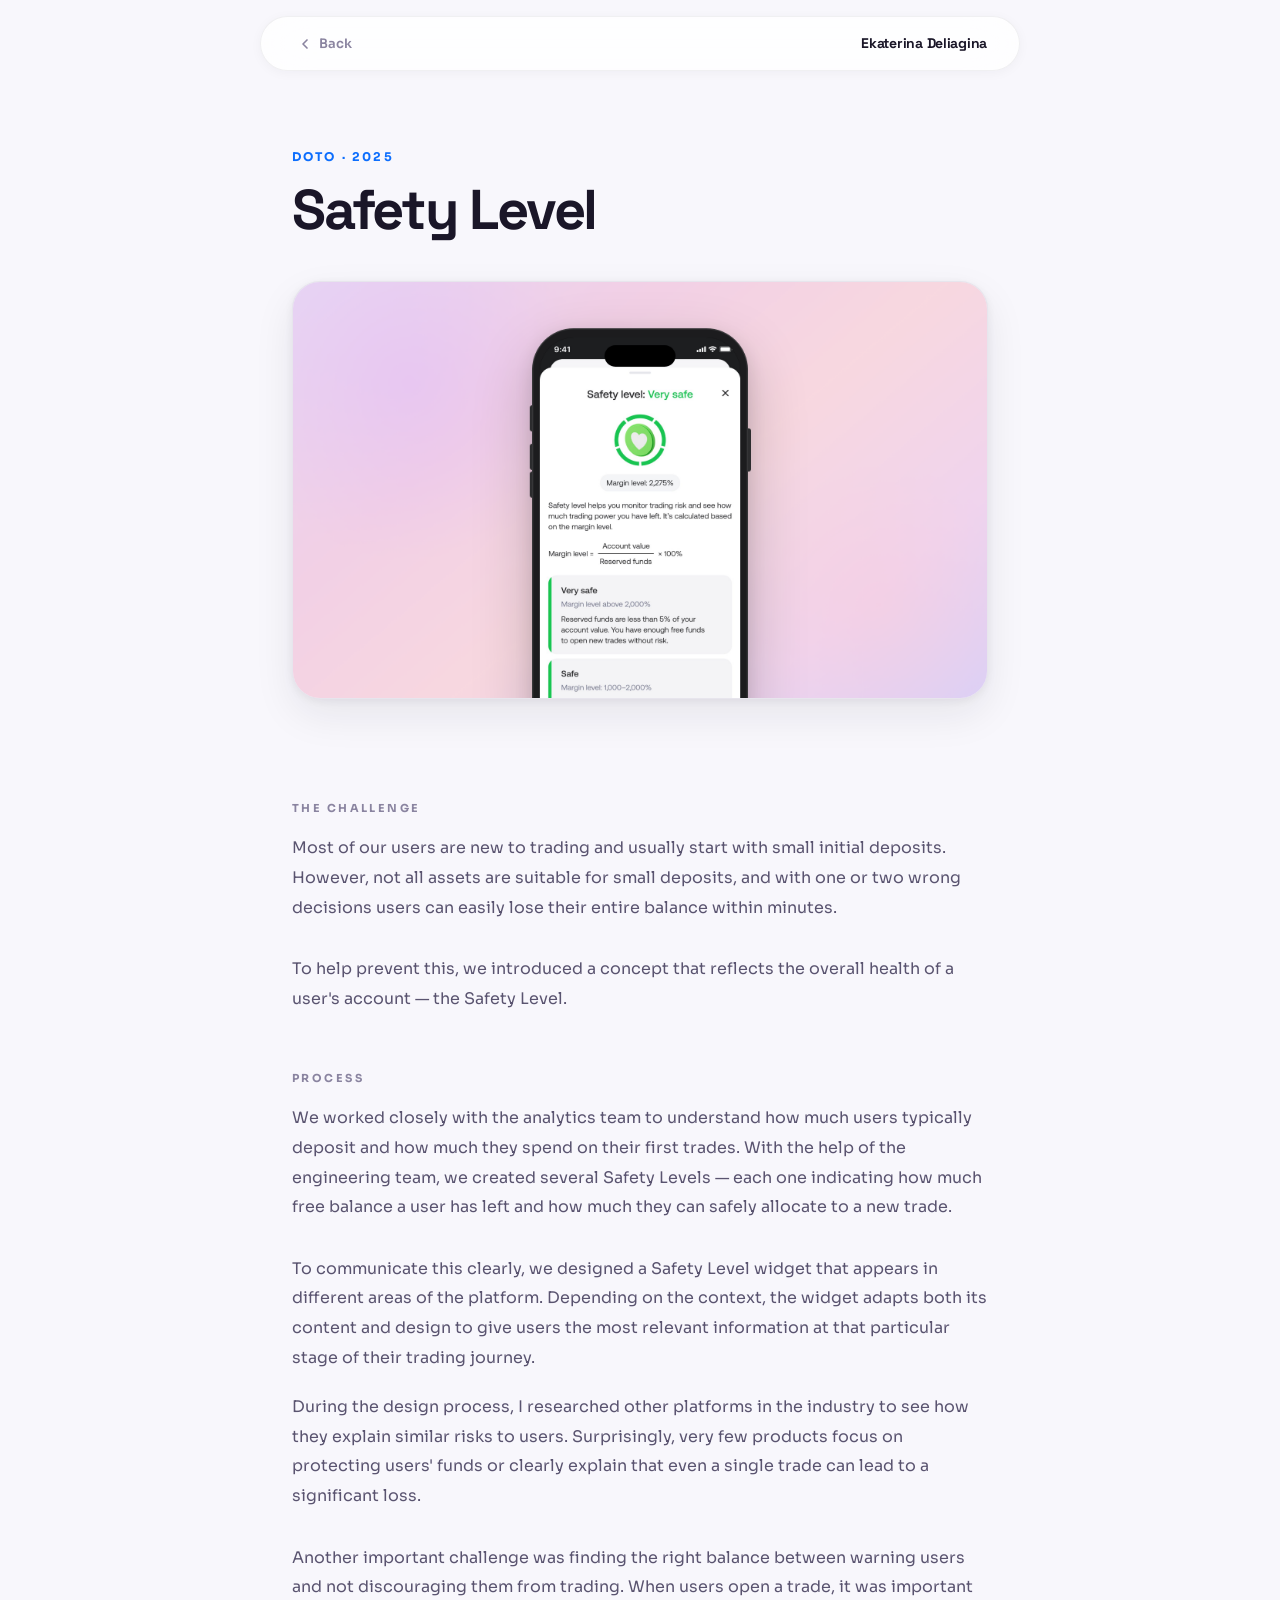
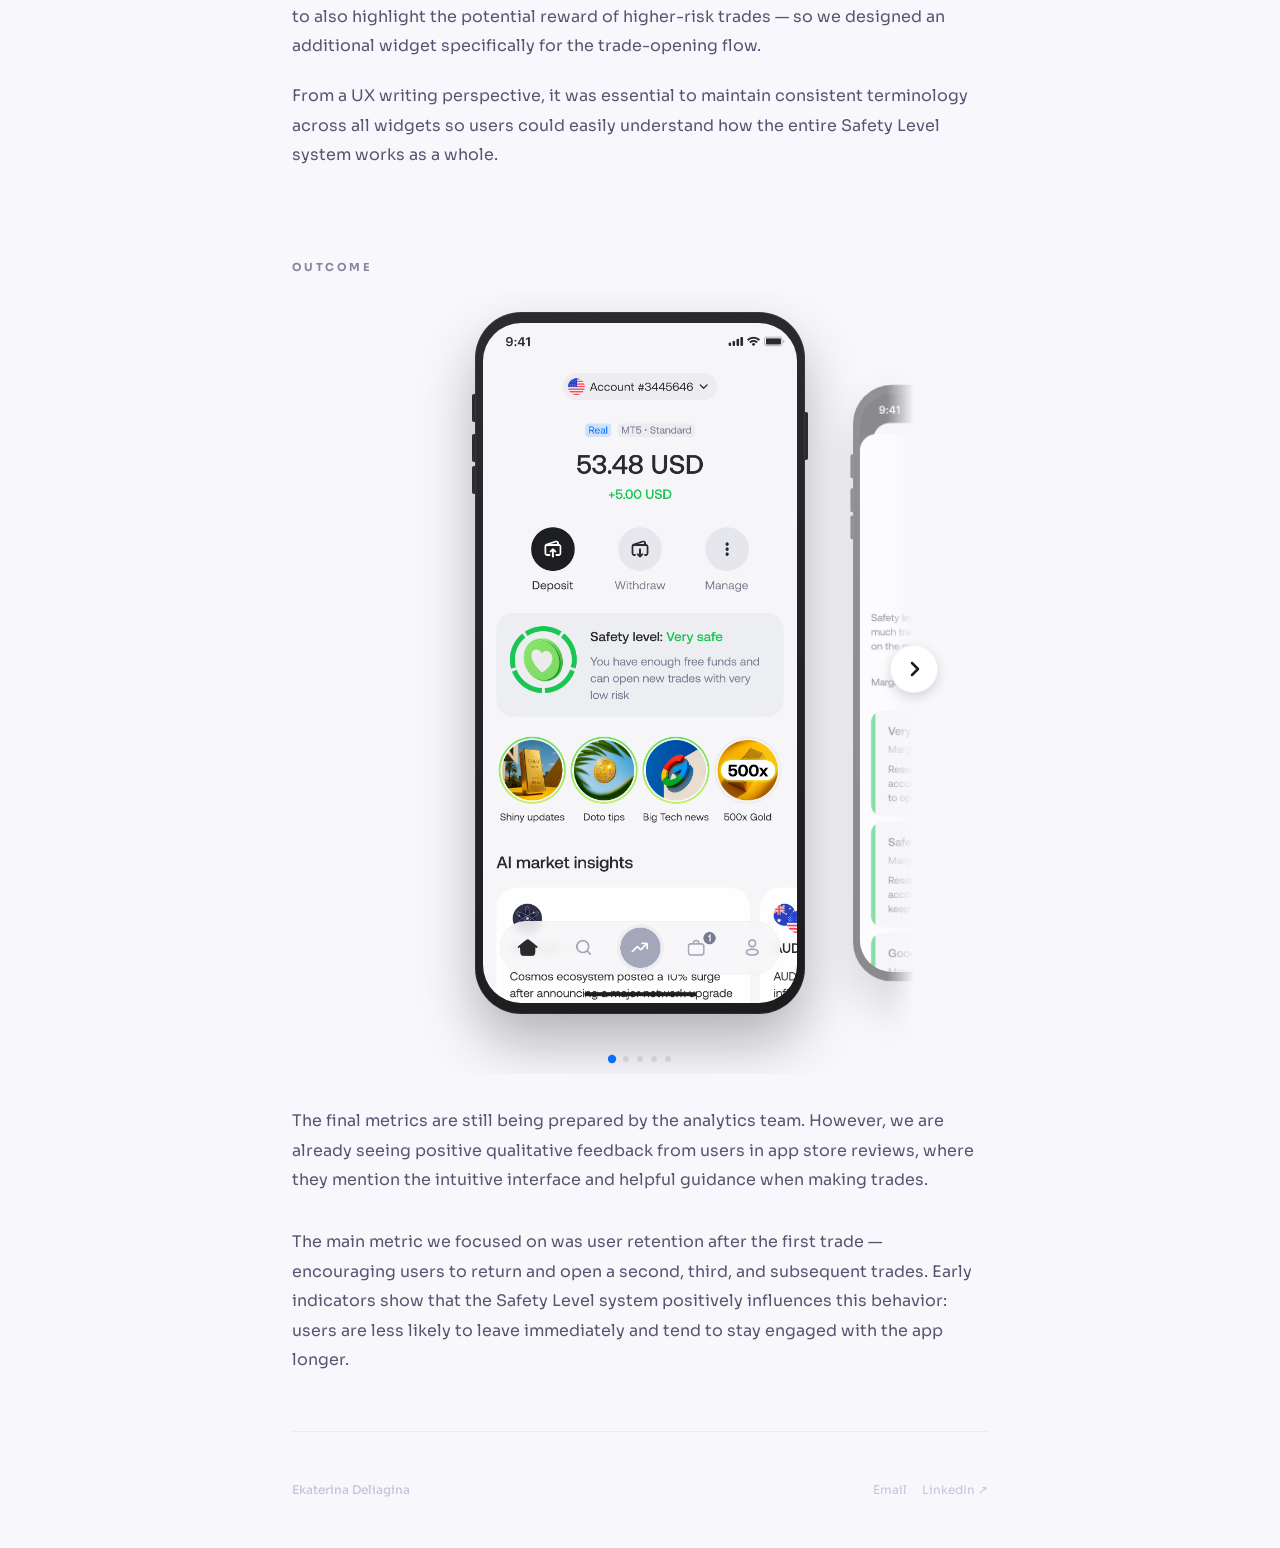
<file: files/project-1.html>
<!DOCTYPE html>
<html lang="en">
<head>
<meta charset="UTF-8"/><meta name="viewport" content="width=device-width,initial-scale=1"/>
<title>Safety Level — Ekaterina Deliagina</title>
<link href="https://fonts.googleapis.com/css2?family=Sora:wght@300;400;500;600;700;800&family=Space+Grotesk:wght@500;600;700&display=swap" rel="stylesheet"/>
<style>
*,*::before,*::after{box-sizing:border-box;margin:0;padding:0}
:root{
  --bg:#f8f7fc;--bg2:#f0eef6;--surface:#fff;--surface2:#f4f2fa;--surface3:#eae7f3;
  --ink:#1a1628;--mid:#5a5470;--soft:#8a84a0;--dim:#c8c3d8;
  --blue:#0d6efd;--blue-dark:#0b5ed7;--blue-dim:rgba(13,110,253,.06);
  --grad:linear-gradient(135deg,#3d8bfd,#0d6efd,#0950c0);
  --sh:0 1px 3px rgba(26,22,40,.04),0 6px 24px rgba(26,22,40,.06);
  --sh2:0 2px 8px rgba(26,22,40,.06),0 16px 40px rgba(26,22,40,.08);
  --r:20px;--r2:28px;
  --body:'Sora',system-ui,sans-serif;
  --display:'Space Grotesk','Sora',system-ui,sans-serif;
}
html{scroll-behavior:smooth}
body{background:var(--bg);color:var(--ink);font-family:var(--body);font-weight:400;font-size:15px;line-height:1.65;-webkit-font-smoothing:antialiased;overflow-x:hidden}

/* ─── NAV ─── */
.pnav{position:sticky;top:0;z-index:100;padding:16px 32px}
.pnav-inner{display:flex;justify-content:space-between;align-items:center;width:100%;max-width:760px;margin:0 auto;background:rgba(255,255,255,.8);border:1px solid rgba(26,22,40,.06);border-radius:100px;padding:8px 16px 8px 20px;backdrop-filter:blur(24px);box-shadow:0 2px 12px rgba(26,22,40,.04)}
.back{display:inline-flex;align-items:center;gap:6px;font-size:13px;font-weight:600;color:var(--soft);text-decoration:none;transition:all .2s;padding:8px 16px;border-radius:100px}
.back:hover{color:var(--ink);background:rgba(26,22,40,.04)}
.back svg{width:16px;height:16px;stroke:currentColor;fill:none;stroke-width:2.5;stroke-linecap:round;stroke-linejoin:round}
.pnav-name{font-family:var(--display);font-size:14px;font-weight:700;color:var(--ink);text-decoration:none;letter-spacing:-.02em;padding-right:16px}

.pwrap{max-width:760px;margin:0 auto;padding:0 32px}
.phero{padding:60px 0 40px}
.ptag{font-size:12px;font-weight:700;letter-spacing:.18em;text-transform:uppercase;color:var(--blue);margin-bottom:12px}
.pttl{font-family:var(--display);font-size:clamp(32px,6vw,56px);font-weight:700;letter-spacing:-.04em;line-height:1.1;margin-bottom:40px;color:var(--ink)}
.pcov{border-radius:var(--r2);overflow:hidden;margin-bottom:60px;box-shadow:var(--sh2);background:var(--surface2);display:flex;align-items:center;justify-content:center;max-width:696px;margin-left:auto;margin-right:auto;border:1px solid rgba(26,22,40,.06)}
.pcov img{width:100%;display:block}
.psec{margin-bottom:56px}
.plab{font-size:11px;font-weight:700;letter-spacing:.22em;text-transform:uppercase;color:var(--soft);margin-bottom:16px}
.pcols{display:grid;grid-template-columns:1fr;gap:32px}
.pcols p{font-size:16px;line-height:1.85;color:var(--mid);font-weight:400}
.pwide p{font-size:14.5px;line-height:1.85;color:var(--mid);font-weight:300}





  /* a bit down for the unactive ones, so active is scaled and translateY up */


.isc{width:100%;border-radius:38px;overflow:hidden;aspect-ratio:9/19.5;position:relative;background:#000}
.isc img{width:100%;height:100%;object-fit:cover;display:block}
.isc-ph{width:100%;height:100%;display:flex;align-items:center;justify-content:center;background:#1a1a1a}
.isc-ph span{font-size:10px;letter-spacing:1px;text-transform:uppercase;color:#444}
.isl{position:absolute;top:9px;left:50%;transform:translateX(-50%);width:80px;height:25px;background:#000;border-radius:18px;z-index:10}
.pimg{border-radius:12px;overflow:hidden;box-shadow:var(--sh2);margin-bottom:20px}
.foot{padding:48px 0;display:flex;justify-content:space-between;align-items:center;border-top:1px solid rgba(26,22,40,.06);margin-top:40px}
.foot-n{font-size:12px;color:var(--dim);font-weight:500}
.foot a{font-size:12px;color:var(--dim);text-decoration:none;transition:color .2s}
.foot a:hover{color:var(--blue)}
@keyframes fi{from{opacity:0;transform:translateY(10px)}to{opacity:1;transform:translateY(0)}}
.fi{animation:fi .5s ease forwards}
@media(max-width:640px){.pwrap{padding:0 20px}.pnav{padding:0 20px}.pcols{grid-template-columns:1fr;gap:14px}



}
@keyframes bounce-x {
  0%, 100% { transform: translateY(-50%) translateX(0); }
  50% { transform: translateY(-50%) translateX(5px); }
}
.sc-arrow {
    position: absolute;
    right: -24px;
    top: calc(50% - 14px);
    transform: translateY(-50%);
    z-index: 10;
    cursor: pointer;
    display: flex;
    align-items: center;
    justify-content: center;
    width: 48px;
    height: 48px;
    background: #ffffff;
    border: 1px solid rgba(0,0,0,0.05);
    box-shadow: 0 4px 12px rgba(0,0,0,0.15);
    border-radius: 50%;
    transition: all 0.3s ease;
}
.sc-arrow:hover {
    background: #f5f5f7;
    box-shadow: 0 6px 16px rgba(0,0,0,0.2);
    transform: translateY(-50%) scale(1.05);
}
.sc-arrow svg {
    stroke: #1c1c1e;
    stroke-width: 2.5;
    margin-left: 2px;
}
.sc-arrow.hidden { opacity: 0; pointer-events: none; transition: opacity 0.3s; }

.irow {
    display: flex;
    gap: 48px;
    margin: 44px 0;
    flex-wrap: nowrap;
    align-items: center;
    overflow-x: auto;
    scroll-behavior: smooth;
    -ms-overflow-style: none;
    scrollbar-width: none;
    padding: 40px 0 40px max(32px, calc(50% - 165px));
    scroll-padding-left: max(32px, calc(50% - 165px));
}
.irow::after {
    content: '';
    flex: 0 0 max(32px, calc(50% - 165px));
}
.ifr {
    width: 330px;
    background: linear-gradient(160deg,#2c2c2e,#1c1c1e);
    border-radius: 46px;
    padding: 11px 8px;
    box-shadow: 0 0 0 1px rgba(255,255,255,.07) inset,0 28px 56px rgba(0,0,0,.28);
    position: relative;
    display: flex;
    flex-direction: column;
    align-items: center;
    flex-shrink: 0;
    transition: all 0.4s cubic-bezier(0.4, 0, 0.2, 1);
    transform: scale(0.85);
    opacity: 0.5;
    cursor: pointer;
    scroll-snap-align: start;
    transform-origin: left center;
}
.ifr.active {
    transform: scale(1) translateY(-20px);
    opacity: 1;
}
.ifr::before {
    content: '';
    position: absolute;
    left: -3px;
    top: 82px;
    width: 3px;
    height: 28px;
    background: #2c2c2e;
    border-radius: 2px 0 0 2px;
    box-shadow: 0 40px 0 #2c2c2e,0 72px 0 #2c2c2e;
}
.ifr::after {
    content: '';
    position: absolute;
    right: -3px;
    top: 100px;
    width: 3px;
    height: 48px;
    background: #2c2c2e;
    border-radius: 0 2px 2px 0;
}
@media(max-width:640px){
    .ifr { width: 220px; }
}

.sc-arrow.hidden { opacity: 0; pointer-events: none; transition: opacity 0.3s; }

.carousel-dots {
    display: flex;
    justify-content: center;
    gap: 8px;
    position: absolute;
    bottom: 12px;
    left: 0;
    right: 0;
    margin: 0;
    z-index: 10;
}
.carousel-dot {
    width: 6px;
    height: 6px;
    border-radius: 50%;
    background: rgba(26,22,40,0.1);
    cursor: pointer;
    transition: all 0.3s ease;
}
.carousel-dot.active {
    background: var(--blue);
    transform: scale(1.4);
}
@media (prefers-color-scheme: dark) {
    .carousel-dot { background: rgba(255,255,255,0.2); }
    .carousel-dot.active { background: var(--blue); }
}
</style>

</head>
<body style="overflow-x:hidden;">
<nav class="pnav">
  <div class="pnav-inner">
    <a class="back" href="index.html"><svg viewBox="0 0 24 24"><polyline points="15 18 9 12 15 6"/></svg>Back</a>
    <a class="pnav-name" href="index.html">Ekaterina Deliagina</a>
  </div>
</nav>
<div class="pwrap">

  <div class="phero rise">
    <div class="ptag">Doto · 2025</div>
    <h1 class="pttl">Safety Level</h1>
    <div class="pcov"><img src="project-1-cover.png" alt="Safety Level cover"/></div>
  </div>

  <div class="psec fi">
    <div class="plab">The Challenge</div>
    <div class="pcols">
      <p>Most of our users are new to trading and usually start with small initial deposits. However, not all assets are suitable for small deposits, and with one or two wrong decisions users can easily lose their entire balance within minutes.</p>
      <p>To help prevent this, we introduced a concept that reflects the overall health of a user's account — the Safety Level.</p>
    </div>
  </div>

  <div class="psec fi">
    <div class="plab">Process</div>
    <div class="pcols">
      <p>We worked closely with the analytics team to understand how much users typically deposit and how much they spend on their first trades. With the help of the engineering team, we created several Safety Levels — each one indicating how much free balance a user has left and how much they can safely allocate to a new trade.</p>
      <p>To communicate this clearly, we designed a Safety Level widget that appears in different areas of the platform. Depending on the context, the widget adapts both its content and design to give users the most relevant information at that particular stage of their trading journey.</p>
    </div>
    <div class="pcols" style="margin-top:20px">
      <p>During the design process, I researched other platforms in the industry to see how they explain similar risks to users. Surprisingly, very few products focus on protecting users' funds or clearly explain that even a single trade can lead to a significant loss.</p>
      <p>Another important challenge was finding the right balance between warning users and not discouraging them from trading. When users open a trade, it was important to also highlight the potential reward of higher-risk trades — so we designed an additional widget specifically for the trade-opening flow.</p>
    </div>
    <div class="pcols" style="margin-top:20px">
      <p>From a UX writing perspective, it was essential to maintain consistent terminology across all widgets so users could easily understand how the entire Safety Level system works as a whole.</p>
      <p></p>
    </div>
  </div>

  <div class="psec fi">
    <div class="plab">Outcome</div>
    


<div class="carousel-wrapper" style="position:relative; max-width: 548px; margin: 16px auto 32px;">
    <div class="sc-arrow hidden" id="scroll-left-btn" style="left: -24px; right: auto;">
        <svg width="24" height="24" viewBox="0 0 24 24" fill="none" stroke="currentColor" stroke-linecap="round" stroke-linejoin="round"><path d="M15 18l-6-6 6-6"/></svg>
    </div>
    <div class="sc-arrow" id="scroll-right-btn">
        <svg width="24" height="24" viewBox="0 0 24 24" fill="none" stroke="currentColor" stroke-linecap="round" stroke-linejoin="round"><path d="M9 18l6-6-6-6"/></svg>
    </div>
    <div class="carousel-viewport" style="width: 100%; position: relative; -webkit-mask-image: linear-gradient(to right, transparent 0%, black 5%, black 95%, transparent 100%); mask-image: linear-gradient(to right, transparent 0%, black 5%, black 95%, transparent 100%);">
        <div class="irow fi" style="margin-top: 0; margin-bottom: 0;">
    <div class="ifr"><div class="isc"><img src="../project 1 images/Untitled.png"/></div></div>
    <div class="ifr"><div class="isc"><img src="../project 1 images/Untitled1.png"/></div></div>
    <div class="ifr"><div class="isc"><img src="../project 1 images/Untitled3.png"/></div></div>
    <div class="ifr"><div class="isc"><img src="../project 1 images/Untitled4.png"/></div></div>
    <div class="ifr"><div class="isc"><img src="../project 1 images/Untitled5.png"/></div></div>
  </div>
    </div>
</div>

  <div class="pcols">
      <p>The final metrics are still being prepared by the analytics team. However, we are already seeing positive qualitative feedback from users in app store reviews, where they mention the intuitive interface and helpful guidance when making trades.</p>
      <p>The main metric we focused on was user retention after the first trade — encouraging users to return and open a second, third, and subsequent trades. Early indicators show that the Safety Level system positively influences this behavior: users are less likely to leave immediately and tend to stay engaged with the app longer.</p>
    </div>
  </div>

  <div class="foot">
    <span class="foot-n">Ekaterina Deliagina</span>
    <div style="display:flex;gap:16px">
      <a href="mailto:e.delyagins@gmail.com">Email</a>
      <a href="https://www.linkedin.com/in/edeliagina/" target="_blank">LinkedIn ↗</a>
    </div>
  </div>
</div>
<script>
document.addEventListener('DOMContentLoaded', () => {
    document.querySelectorAll('.carousel-wrapper').forEach(wrapper => {
        const row = wrapper.querySelector('.irow');
        const items = Array.from(row.querySelectorAll('.ifr'));
        
        const rightBtn = wrapper.querySelector('#scroll-right-btn');
        const leftBtn = wrapper.querySelector('#scroll-left-btn');
        if (rightBtn) {
            rightBtn.addEventListener('click', () => {
                const rowRect = row.getBoundingClientRect();
                const paddingLeft = Math.max(32, (rowRect.width / 2) - 165);
                let snapPoint = rowRect.left + paddingLeft;
                let activeIndex = -1;
                let minDiff = Infinity;
                items.forEach((item, index) => {
                    const rect = item.getBoundingClientRect();
                    const diff = Math.abs(rect.left - snapPoint);
                    if (diff < minDiff) {
                        minDiff = diff;
                        activeIndex = index;
                    }
                });
                if (activeIndex < items.length - 1) {
                    centerItem(items[activeIndex + 1]);
                }
            });
        }

        if (leftBtn) {
            leftBtn.addEventListener('click', () => {
                const rowRect = row.getBoundingClientRect();
                const paddingLeft = Math.max(32, (rowRect.width / 2) - 165);
                let snapPoint = rowRect.left + paddingLeft;
                let activeIndex = -1;
                let minDiff = Infinity;
                items.forEach((item, index) => {
                    const rect = item.getBoundingClientRect();
                    const diff = Math.abs(rect.left - snapPoint);
                    if (diff < minDiff) {
                        minDiff = diff;
                        activeIndex = index;
                    }
                });
                if (activeIndex > 0) {
                    centerItem(items[activeIndex - 1]);
                }
            });
        }
        
        const viewport = wrapper.querySelector('.carousel-viewport');
        let dotsContainer = viewport.querySelector('.carousel-dots');
        if (!dotsContainer) {
            dotsContainer = document.createElement('div');
            dotsContainer.className = 'carousel-dots fi';
            viewport.appendChild(dotsContainer);
        } else {
            dotsContainer.innerHTML = '';
        }


        
        items.forEach((_, i) => {
            const dot = document.createElement('div');
            dot.className = 'carousel-dot' + (i === 0 ? ' active' : '');
            dot.dataset.index = i;
            dotsContainer.appendChild(dot);
            
            dot.addEventListener('click', () => {
                centerItem(items[i]);
            });
        });
        
        const dots = Array.from(dotsContainer.querySelectorAll('.carousel-dot'));
        
        const centerItem = (item) => {
            const rowRect = row.getBoundingClientRect();
            const paddingLeft = Math.max(32, (rowRect.width / 2) - 165);
            let snapPoint = rowRect.left + paddingLeft;
            
            const itemRect = item.getBoundingClientRect();
            row.scrollBy({ left: itemRect.left - snapPoint, behavior: 'smooth' });
        };
        
        const updateActive = () => {
            const rowRect = row.getBoundingClientRect();
            const paddingLeft = Math.max(32, (rowRect.width / 2) - 165);
            let snapPoint = rowRect.left + paddingLeft;
            
            let closest = null;
            let minDiff = Infinity;
            let closestIndex = 0;
            
            items.forEach((item, index) => {
                const rect = item.getBoundingClientRect();
                const diff = Math.abs(rect.left - snapPoint);
                if(diff < minDiff) {
                    minDiff = diff;
                    closest = item;
                    closestIndex = index;
                }
            });
            
            if(closest) {
                items.forEach(i => i.classList.remove('active'));
                closest.classList.add('active');
                
                dots.forEach(d => d.classList.remove('active'));
                if(dots[closestIndex]) dots[closestIndex].classList.add('active');
                
                if (leftBtn) {
                    if (closestIndex === 0) leftBtn.classList.add('hidden');
                    else leftBtn.classList.remove('hidden');
                }
                if (rightBtn) {
                    if (closestIndex === items.length - 1) rightBtn.classList.add('hidden');
                    else rightBtn.classList.remove('hidden');
                }
            }
        };

        items.forEach((item) => {
            item.addEventListener('click', () => {
                centerItem(item);
            });
        });
        
        let scrollTimeout;
        row.addEventListener('scroll', () => {
            updateActive();
            clearTimeout(scrollTimeout);
            scrollTimeout = setTimeout(updateActive, 100);
        }, {passive: true});
        
        setTimeout(updateActive, 100);
        window.addEventListener('resize', updateActive);
    });
});
</script>
</file>
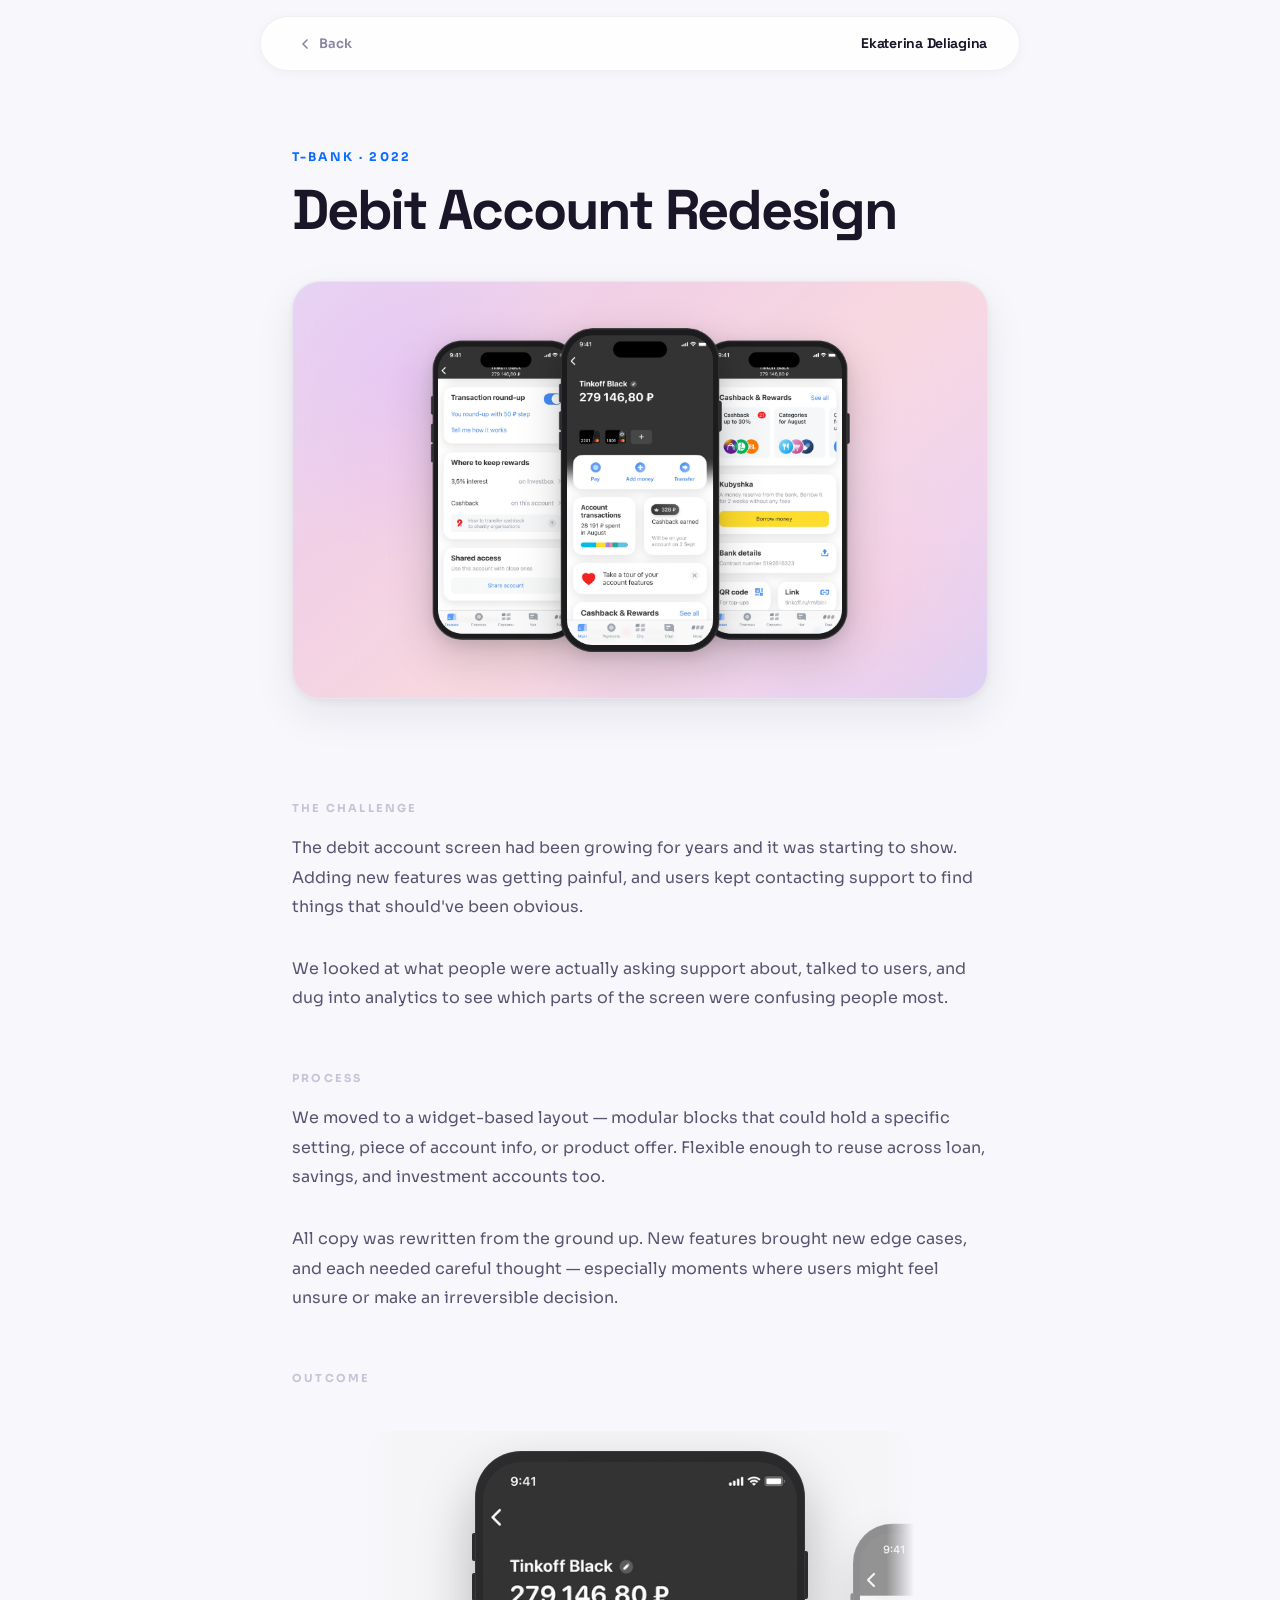
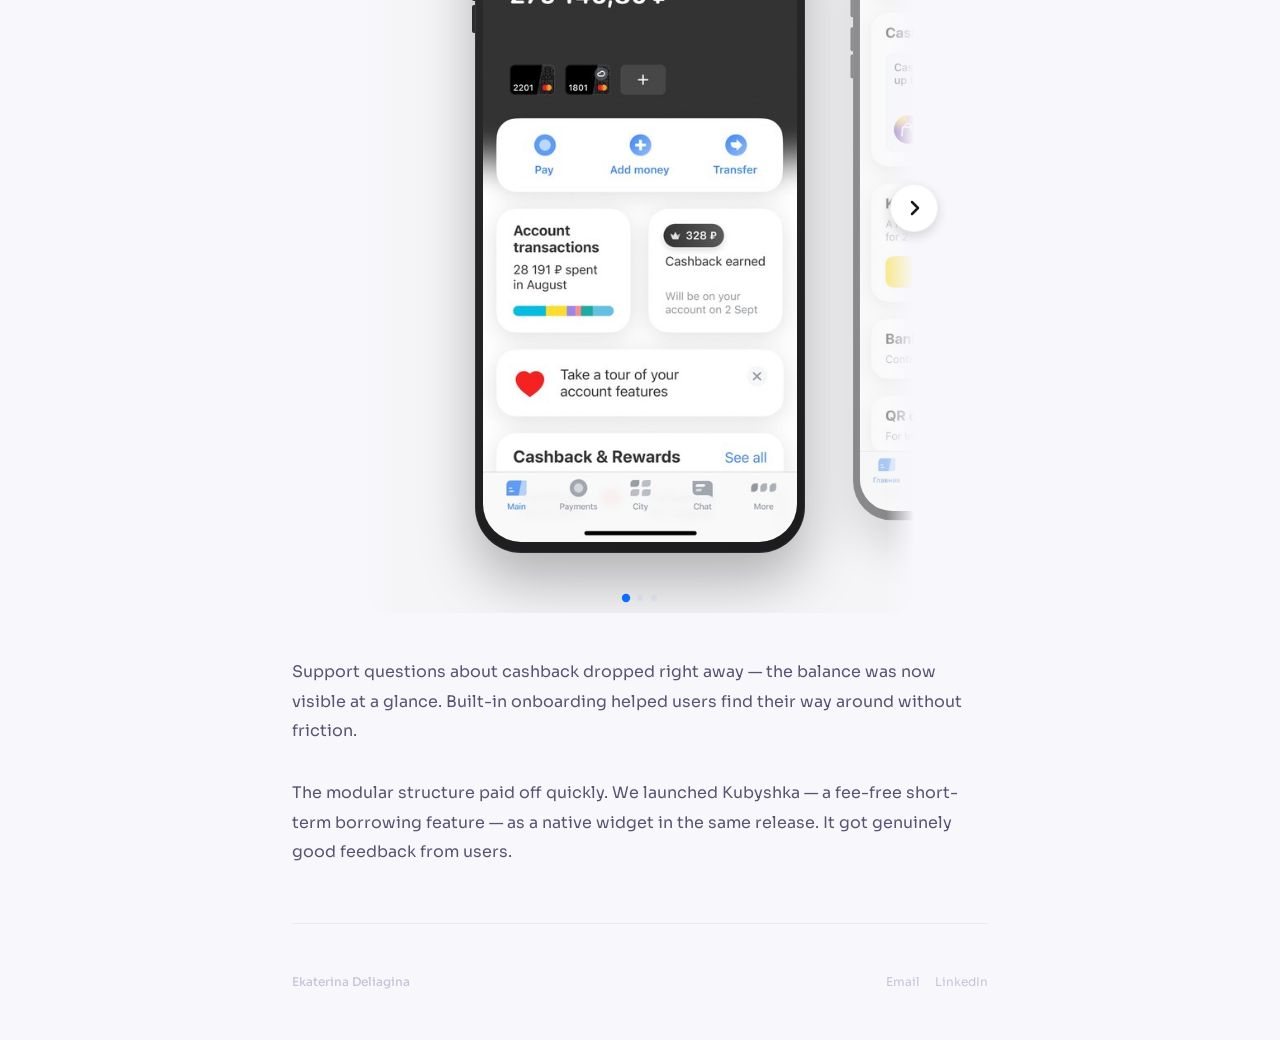
<file: files/project-3.html>
<!DOCTYPE html>
<html lang="en">
<head>
<meta charset="UTF-8"/><meta name="viewport" content="width=device-width,initial-scale=1"/>
<title>Debit Account Redesign — Ekaterina Deliagina</title>
<link href="https://fonts.googleapis.com/css2?family=Sora:wght@300;400;500;600;700;800&family=Space+Grotesk:wght@500;600;700&display=swap" rel="stylesheet">
<style>
@keyframes fadeUp{from{opacity:0;transform:translateY(24px)}to{opacity:1;transform:translateY(0)}}
.rise{opacity:0;transform:translateY(24px)}.rise.vis{animation:fadeUp .7s cubic-bezier(.22,1,.36,1) forwards}
:root{
  --bg:#f8f7fc;--bg2:#f0eef6;--surface:#fff;--surface2:#f4f2fa;--surface3:#eae7f3;
  --ink:#1a1628;--mid:#5a5470;--soft:#8a84a0;--dim:#c8c3d8;
  --blue:#0d6efd;--blue-dark:#0b5ed7;--blue-dim:rgba(13,110,253,.06);
  --grad:linear-gradient(135deg,#3d8bfd,#0d6efd,#0950c0);
  --sh:0 1px 3px rgba(26,22,40,.04),0 6px 24px rgba(26,22,40,.06);
  --sh2:0 2px 8px rgba(26,22,40,.06),0 16px 40px rgba(26,22,40,.08);
  --r:20px;--r2:28px;
  --body:'Sora',system-ui,sans-serif;
  --display:'Space Grotesk','Sora',system-ui,sans-serif;
}
* { box-sizing: border-box; margin: 0; padding: 0; }
html { scroll-behavior: smooth; }
body{background:var(--bg);color:var(--ink);font-family:var(--body);font-weight:400;font-size:15px;line-height:1.65;-webkit-font-smoothing:antialiased}
/* ─── NAV ─── */
.pnav{position:sticky;top:0;z-index:100;padding:16px 32px}
.pnav-inner{display:flex;justify-content:space-between;align-items:center;width:100%;max-width:760px;margin:0 auto;background:rgba(255,255,255,.8);border:1px solid rgba(26,22,40,.06);border-radius:100px;padding:8px 16px 8px 20px;backdrop-filter:blur(24px);box-shadow:0 2px 12px rgba(26,22,40,.04)}
.back{display:inline-flex;align-items:center;gap:6px;font-size:13px;font-weight:600;color:var(--soft);text-decoration:none;transition:all .2s;padding:8px 16px;border-radius:100px}
.back:hover{color:var(--ink);background:rgba(26,22,40,.04)}
.back svg{width:16px;height:16px;stroke:currentColor;fill:none;stroke-width:2.5;stroke-linecap:round;stroke-linejoin:round}
.pnav-name{font-family:var(--display);font-size:14px;font-weight:700;color:var(--ink);text-decoration:none;letter-spacing:-.02em;padding-right:16px}
.pwrap{max-width:760px;margin:0 auto;padding:0 32px}
.phero{padding:60px 0 40px}
.ptag{font-size:12px;font-weight:700;letter-spacing:.18em;text-transform:uppercase;color:var(--blue);margin-bottom:12px}
.pttl {
    font-family: var(--display);
    font-size: clamp(32px, 6vw, 56px);
    font-weight: 700;
    letter-spacing: -0.04em;
    line-height: 1.1;
    margin-bottom: 40px;
    color: var(--ink);
}
.pcov{border-radius:var(--r2);overflow:hidden;margin-bottom:60px;box-shadow:var(--sh2);background:var(--surface2);display:flex;align-items:center;justify-content:center;max-width:696px;margin-left:auto;margin-right:auto;border:1px solid rgba(26,22,40,.06)}
.pcov img { width: 100%; display: block; }
.psec { margin-bottom: 56px; }
.plab {
    font-family: var(--body);
    font-size: 11px;
    font-weight: 700;
    letter-spacing: 0.2em;
    text-transform: uppercase;
    color: var(--dim);
    margin-bottom: 16px;
}
.pcols { display: grid; grid-template-columns: 1fr; gap: 32px; }
.pcols p {
    font-size: 16px;
    line-height: 1.85;
    color: var(--mid);
    font-weight: 400;
}
.carousel-viewport{position:relative;margin:44px 0;}
.irow {
    display: flex;
    gap: 48px;
    margin: 44px 0;
    flex-wrap: nowrap;
    align-items: center;
    overflow-x: auto;
    scroll-behavior: smooth;
    -ms-overflow-style: none;
    scrollbar-width: none;
    padding: 40px 0 40px max(32px, calc(50% - 165px));
    scroll-padding-left: max(32px, calc(50% - 165px));
}
.irow::-webkit-scrollbar{display:none;}
.irow::after {
    content: '';
    flex: 0 0 max(32px, calc(50% - 165px));
}
.ifr {
    width: 330px;
    background: linear-gradient(160deg,#2c2c2e,#1c1c1e);
    border-radius: 46px;
    padding: 11px 8px;
    box-shadow: 0 0 0 1px rgba(255,255,255,.07) inset,0 28px 56px rgba(0,0,0,.28);
    position: relative;
    display: flex;
    flex-direction: column;
    align-items: center;
    flex-shrink: 0;
    transition: all 0.4s cubic-bezier(0.4, 0, 0.2, 1);
    transform: scale(0.85);
    opacity: 0.5;
    cursor: pointer;
    scroll-snap-align: start;
    transform-origin: left center;
}
.ifr.active {
    transform: scale(1) translateY(-20px);
    opacity: 1;
}
.ifr::before {
    content: '';
    position: absolute;
    left: -3px;
    top: 82px;
    width: 3px;
    height: 28px;
    background: #2c2c2e;
    border-radius: 2px 0 0 2px;
    box-shadow: 0 40px 0 #2c2c2e,0 72px 0 #2c2c2e;
}
.ifr::after {
    content: '';
    position: absolute;
    right: -3px;
    top: 100px;
    width: 3px;
    height: 48px;
    background: #2c2c2e;
    border-radius: 0 2px 2px 0;
}
.isc{width:100%;border-radius:38px;overflow:hidden;aspect-ratio:9/19.5;position:relative;background:#000}
.isc img{width:100%;height:100%;object-fit:cover;display:block}
.isl{position:absolute;top:10px;left:50%;transform:translateX(-50%);width:12px;height:12px;background:#1a1a1a;border-radius:50%;z-index:10}
.pimg{border-radius:12px;overflow:hidden;box-shadow:var(--sh2);margin-bottom:20px}
.pimg img{width:100%;height:100%;object-fit:cover;display:block}

@media(max-width:640px){
    .pwrap{padding:0 20px}.pnav{padding:0 20px}.pcols{grid-template-columns:1fr;gap:14px}
    .ifr { width: 220px; }
}

.carousel-wrapper {
    position: relative;
    max-width: 548px;
    margin: 0 auto 32px;
    position: relative;
}
.carousel-viewport {
    background: #f5f5f7;
    position: relative;
    border-radius: 24px;
    -webkit-mask-image: linear-gradient(to right, transparent 0%, black 5%, black 95%, transparent 100%);
    mask-image: linear-gradient(to right, transparent 0%, black 5%, black 95%, transparent 100%);
}
.sc-arrow {
    position: absolute;
    right: -24px;
    top: calc(50% - 14px);
    transform: translateY(-50%);
    z-index: 10;
    cursor: pointer;
    display: flex;
    align-items: center;
    justify-content: center;
    width: 48px;
    height: 48px;
    background: #ffffff;
    border: 1px solid rgba(0,0,0,0.05);
    box-shadow: 0 4px 12px rgba(0,0,0,0.15);
    border-radius: 50%;
    transition: all 0.3s ease;
}
.sc-arrow:hover {
    background: #f5f5f7;
    box-shadow: 0 6px 16px rgba(0,0,0,0.2);
    transform: translateY(-50%) scale(1.05);
}
.sc-arrow svg {
    stroke: #1c1c1e;
    stroke-width: 2.5;
    margin-left: 2px;
}
.sc-arrow.left { left: -24px; right: auto; }
.sc-arrow.hidden { opacity: 0; pointer-events: none; transition: opacity 0.3s; }

.carousel-dots {
    position: absolute;
    bottom: 12px;
    left: 0;
    right: 0;
    display: flex;
    justify-content: center;
    gap: 8px;
    z-index: 10;
    margin: 0;
}
.carousel-dot {
    width: 6px;
    height: 6px;
    border-radius: 50%;
    background: var(--blue-dim);
    cursor: pointer;
    transition: all 0.3s ease;
}
.carousel-dot.active {
    background: var(--blue);
    transform: scale(1.4);
}
.foot{padding:48px 0;display:flex;justify-content:space-between;align-items:center;border-top:1px solid rgba(26,22,40,.06);margin-top:40px}
.foot-n{font-size:12px;color:var(--dim);font-weight:500}
.foot a{font-size:12px;color:var(--dim);text-decoration:none;transition:color .2s}
.foot a:hover{color:var(--blue)}
</style>
</head>
<body>
<nav class="pnav">
  <div class="pnav-inner">
    <a class="back" href="index.html"><svg viewBox="0 0 24 24"><polyline points="15 18 9 12 15 6"/></svg>Back</a>
    <a class="pnav-name" href="index.html">Ekaterina Deliagina</a>
  </div>
</nav>
<div class="pwrap">
  <div class="phero rise">
    <div class="ptag">T-Bank · 2022</div>
    <h1 class="pttl">Debit Account Redesign</h1>
<div class="pcov"><img src="project-3-cover.png" alt="Debit Account Redesign"></div>
  </div>
  <div class="psec fi">
    <div class="plab">The Challenge</div>
    <div class="pcols">
      <p>The debit account screen had been growing for years and it was starting to show. Adding new features was getting painful, and users kept contacting support to find things that should've been obvious.</p>
      <p>We looked at what people were actually asking support about, talked to users, and dug into analytics to see which parts of the screen were confusing people most.</p>
    </div>
  </div>
  <div class="psec fi">
    <div class="plab">Process</div>
    <div class="pcols">
      <p>We moved to a widget-based layout — modular blocks that could hold a specific setting, piece of account info, or product offer. Flexible enough to reuse across loan, savings, and investment accounts too.</p>
      <p>All copy was rewritten from the ground up. New features brought new edge cases, and each needed careful thought — especially moments where users might feel unsure or make an irreversible decision.</p>
    </div>
  </div>
  <div class="psec fi">
    <div class="plab">Outcome</div>
    
<div class="carousel-wrapper fi">
    <div class="sc-arrow left hidden" id="scroll-left-btn">
        <svg width="24" height="24" viewBox="0 0 24 24" fill="none" stroke="currentColor" stroke-width="2" stroke-linecap="round" stroke-linejoin="round"><path d="m15 18-6-6 6-6"/></svg>
    </div>
    <div class="sc-arrow" id="scroll-right-btn">
        <svg width="24" height="24" viewBox="0 0 24 24" fill="none" stroke="currentColor" stroke-width="2" stroke-linecap="round" stroke-linejoin="round"><path d="m9 18 6-6-6-6"/></svg>
    </div>
    <div class="carousel-viewport">
        <div class="irow fi" style="margin-top: 0; margin-bottom: 0;">
    <div class="ifr"><div class="isc"><img src="[data-uri]" alt=""/></div></div>
    <div class="ifr"><div class="isc"><img src="[data-uri]" alt=""/></div></div>
    <div class="ifr"><div class="isc"><img src="[data-uri]" alt=""/></div></div>
        </div>
    </div>
    <div class="carousel-dots"></div>
</div>
  <div class="pcols">
      <p>Support questions about cashback dropped right away — the balance was now visible at a glance. Built-in onboarding helped users find their way around without friction.</p>
      <p>The modular structure paid off quickly. We launched Kubyshka — a fee-free short-term borrowing feature — as a native widget in the same release. It got genuinely good feedback from users.</p>
    </div>
  </div>
  <div class="foot">
    <span class="foot-n">Ekaterina Deliagina</span>
    <div style="display:flex;gap:16px"><a href="mailto:e.delyagins@gmail.com">Email</a><a href="https://www.linkedin.com/in/edeliagina/" target="_blank">LinkedIn</a></div>
  </div>
</div>

<script>
document.addEventListener('DOMContentLoaded', () => {
    document.querySelectorAll('.carousel-wrapper').forEach(wrapper => {
        const row = wrapper.querySelector('.irow');
        const items = Array.from(row.querySelectorAll('.ifr'));
        
        const rightBtn = wrapper.querySelector('#scroll-right-btn');
        const leftBtn = wrapper.querySelector('#scroll-left-btn');
        
        const centerItem = (item) => {
            const rowRect = row.getBoundingClientRect();
            const paddingLeft = Math.max(32, (rowRect.width / 2) - 165);
            let snapPoint = rowRect.left + paddingLeft;
            
            const itemRect = item.getBoundingClientRect();
            row.scrollBy({ left: itemRect.left - snapPoint, behavior: 'smooth' });
        };

        if (rightBtn) {
            rightBtn.addEventListener('click', () => {
                const rowRect = row.getBoundingClientRect();
                const paddingLeft = Math.max(32, (rowRect.width / 2) - 165);
                let snapPoint = rowRect.left + paddingLeft;
                let activeIndex = -1;
                let minDiff = Infinity;
                items.forEach((item, index) => {
                    const rect = item.getBoundingClientRect();
                    const diff = Math.abs(rect.left - snapPoint);
                    if (diff < minDiff) {
                        minDiff = diff;
                        activeIndex = index;
                    }
                });
                if (activeIndex < items.length - 1) {
                    centerItem(items[activeIndex + 1]);
                }
            });
        }

        if (leftBtn) {
            leftBtn.addEventListener('click', () => {
                const rowRect = row.getBoundingClientRect();
                const paddingLeft = Math.max(32, (rowRect.width / 2) - 165);
                let snapPoint = rowRect.left + paddingLeft;
                let activeIndex = -1;
                let minDiff = Infinity;
                items.forEach((item, index) => {
                    const rect = item.getBoundingClientRect();
                    const diff = Math.abs(rect.left - snapPoint);
                    if (diff < minDiff) {
                        minDiff = diff;
                        activeIndex = index;
                    }
                });
                if (activeIndex > 0) {
                    centerItem(items[activeIndex - 1]);
                }
            });
        }
        
        let dotsContainer = wrapper.querySelector('.carousel-dots');
        if (!dotsContainer) {
            dotsContainer = document.createElement('div');
            dotsContainer.className = 'carousel-dots';
            wrapper.appendChild(dotsContainer);
        } else {
            dotsContainer.innerHTML = '';
        }

        items.forEach((_, i) => {
            const dot = document.createElement('div');
            dot.className = 'carousel-dot' + (i === 0 ? ' active' : '');
            dot.dataset.index = i;
            dotsContainer.appendChild(dot);
            
            dot.addEventListener('click', () => {
                centerItem(items[i]);
            });
        });
        
        const dots = Array.from(dotsContainer.querySelectorAll('.carousel-dot'));
        
        const updateActive = () => {
            const rowRect = row.getBoundingClientRect();
            const paddingLeft = Math.max(32, (rowRect.width / 2) - 165);
            let snapPoint = rowRect.left + paddingLeft;
            
            let closest = null;
            let minDiff = Infinity;
            let closestIndex = 0;
            
            items.forEach((item, index) => {
                const rect = item.getBoundingClientRect();
                const diff = Math.abs(rect.left - snapPoint);
                if(diff < minDiff) {
                    minDiff = diff;
                    closest = item;
                    closestIndex = index;
                }
            });
            
            if(closest) {
                items.forEach(i => i.classList.remove('active'));
                closest.classList.add('active');
                
                dots.forEach(d => d.classList.remove('active'));
                if(dots[closestIndex]) dots[closestIndex].classList.add('active');
                
                if (leftBtn) {
                    if (closestIndex === 0) leftBtn.classList.add('hidden');
                    else leftBtn.classList.remove('hidden');
                }
                if (rightBtn) {
                    if (closestIndex === items.length - 1) rightBtn.classList.add('hidden');
                    else rightBtn.classList.remove('hidden');
                }
            }
        };

        items.forEach((item) => {
            item.addEventListener('click', () => {
                centerItem(item);
            });
        });
        
        let scrollTimeout;
        row.addEventListener('scroll', () => {
            updateActive();
            clearTimeout(scrollTimeout);
            scrollTimeout = setTimeout(updateActive, 100);
        }, {passive: true});
        
        setTimeout(updateActive, 100);
        window.addEventListener('resize', updateActive);
    });
});

const obs = new IntersectionObserver((entries) => {
  entries.forEach(entry => {
    if (entry.isIntersecting) entry.target.classList.add('vis');
  });
}, { threshold: 0.1 });
document.querySelectorAll('.rise').forEach(el => obs.observe(el));
</script>
</body>
</html>
</file>
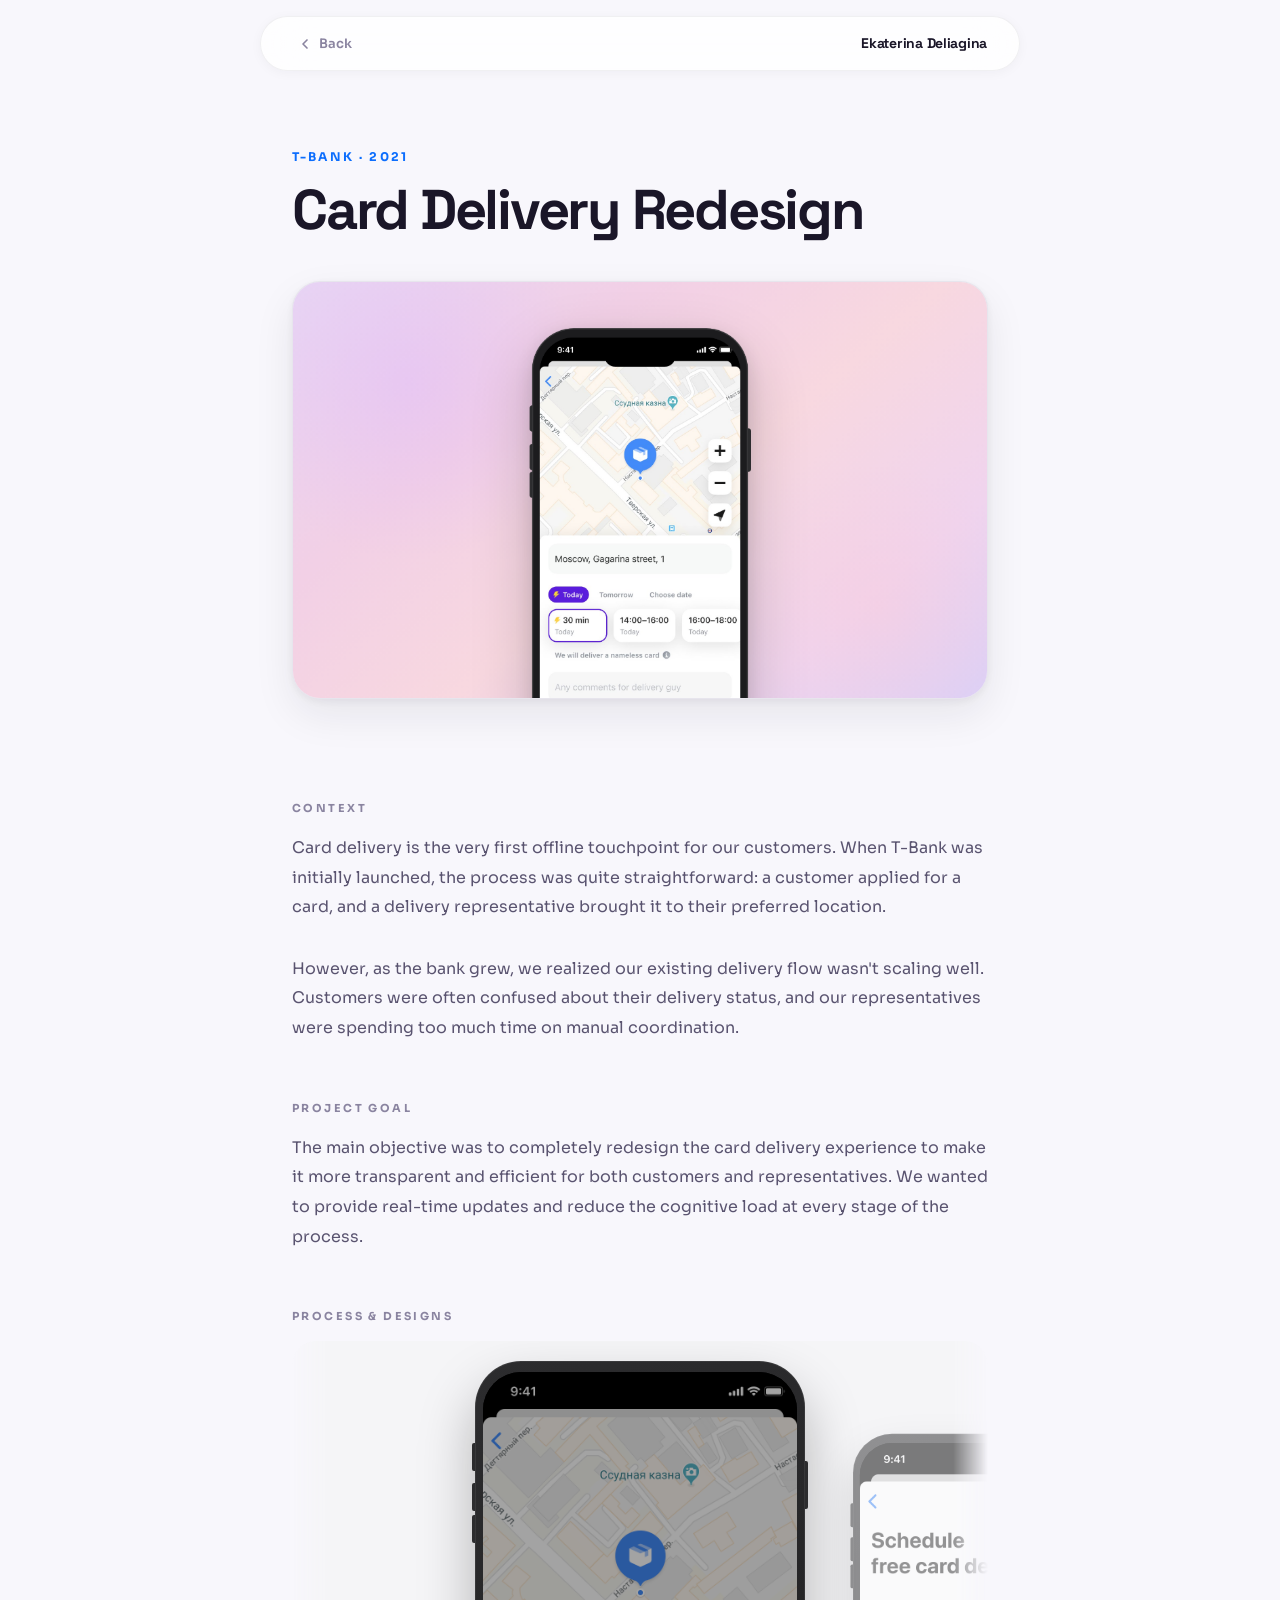
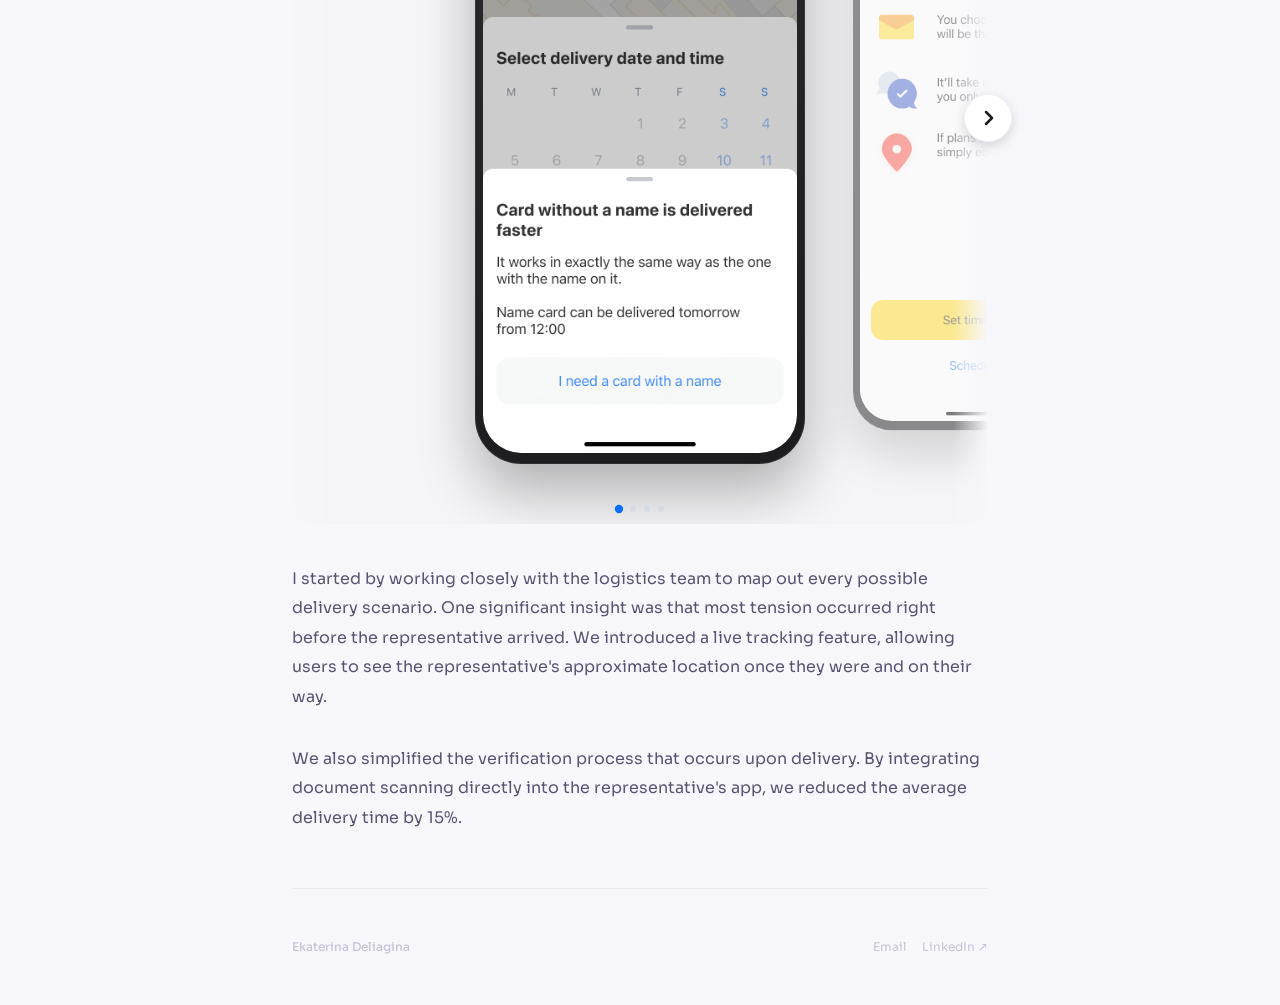
<file: files/project-4.html>
<!DOCTYPE html>
<html lang="en">
<head>
<meta charset="UTF-8"/><meta name="viewport" content="width=device-width,initial-scale=1"/>
<title>Card Delivery Redesign — Ekaterina Deliagina</title>
<link href="https://fonts.googleapis.com/css2?family=Sora:wght@300;400;500;600;700;800&family=Space+Grotesk:wght@500;600;700&display=swap" rel="stylesheet"/>
<style>
*,*::before,*::after{box-sizing:border-box;margin:0;padding:0}
:root{
  --bg:#f8f7fc;--bg2:#f0eef6;--surface:#fff;--surface2:#f4f2fa;--surface3:#eae7f3;
  --ink:#1a1628;--mid:#5a5470;--soft:#8a84a0;--dim:#c8c3d8;
  --blue:#0d6efd;--blue-dark:#0b5ed7;--blue-dim:rgba(13,110,253,.06);
  --grad:linear-gradient(135deg,#3d8bfd,#0d6efd,#0950c0);
  --sh:0 1px 3px rgba(26,22,40,.04),0 6px 24px rgba(26,22,40,.06);
  --sh2:0 2px 8px rgba(26,22,40,.06),0 16px 40px rgba(26,22,40,.08);
  --r:20px;--r2:28px;
  --body:'Sora',system-ui,sans-serif;
  --display:'Space Grotesk','Sora',system-ui,sans-serif;
}
html{scroll-behavior:smooth}
body{background:var(--bg);color:var(--ink);font-family:var(--body);font-weight:400;font-size:15px;line-height:1.65;-webkit-font-smoothing:antialiased;overflow-x:hidden}

/* ─── NAV ─── */
.pnav{position:sticky;top:0;z-index:100;padding:16px 32px}
.pnav-inner{display:flex;justify-content:space-between;align-items:center;width:100%;max-width:760px;margin:0 auto;background:rgba(255,255,255,.8);border:1px solid rgba(26,22,40,.06);border-radius:100px;padding:8px 16px 8px 20px;backdrop-filter:blur(24px);box-shadow:0 2px 12px rgba(26,22,40,.04)}
.back{display:inline-flex;align-items:center;gap:6px;font-size:13px;font-weight:600;color:var(--soft);text-decoration:none;transition:all .2s;padding:8px 16px;border-radius:100px}
.back:hover{color:var(--ink);background:rgba(26,22,40,.04)}
.back svg{width:16px;height:16px;stroke:currentColor;fill:none;stroke-width:2.5;stroke-linecap:round;stroke-linejoin:round}
.pnav-name{font-family:var(--display);font-size:14px;font-weight:700;color:var(--ink);text-decoration:none;letter-spacing:-.02em;padding-right:16px}

.pwrap{max-width:760px;margin:0 auto;padding:0 32px}
.phero{padding:60px 0 40px}
.ptag{font-size:12px;font-weight:700;letter-spacing:.18em;text-transform:uppercase;color:var(--blue);margin-bottom:12px}
.pttl{font-family:var(--display);font-size:clamp(32px,6vw,56px);font-weight:700;letter-spacing:-.04em;line-height:1.1;margin-bottom:40px;color:var(--ink)}
.pcov{border-radius:var(--r2);overflow:hidden;margin-bottom:60px;box-shadow:var(--sh2);background:var(--surface2);display:flex;align-items:center;justify-content:center;max-width:696px;margin-left:auto;margin-right:auto;border:1px solid rgba(26,22,40,.06)}
.pcov img{width:100%;display:block}
.psec{margin-bottom:56px}
.plab{font-size:11px;font-weight:700;letter-spacing:.22em;text-transform:uppercase;color:var(--soft);margin-bottom:16px}
.pcols{display:grid;grid-template-columns:1fr;gap:32px}
.pcols p{font-size:16px;line-height:1.85;color:var(--mid);font-weight:400}
.pwide p{font-size:14.5px;line-height:1.85;color:var(--mid);font-weight:300}

.isc{width:100%;border-radius:38px;overflow:hidden;aspect-ratio:9/19.5;position:relative;background:#000}
.isc img{width:100%;height:100%;object-fit:cover;display:block}
.isl{position:absolute;top:9px;left:50%;transform:translateX(-50%);width:80px;height:25px;background:#000;border-radius:18px;z-index:10}
.pimg{border-radius:12px;overflow:hidden;box-shadow:var(--sh2);margin-bottom:20px}
.foot{padding:48px 0;display:flex;justify-content:space-between;align-items:center;border-top:1px solid rgba(26,22,40,.06);margin-top:40px}
.foot-n{font-size:12px;color:var(--dim);font-weight:500}
.foot a{font-size:12px;color:var(--dim);text-decoration:none;transition:color .2s}
.foot a:hover{color:var(--blue)}
@keyframes fi{from{opacity:0;transform:translateY(10px)}to{opacity:1;transform:translateY(0)}}
.fi{animation:fi .5s ease forwards}
@keyframes rise{from{opacity:0;transform:translateY(10px)}to{opacity:1;transform:translateY(0)}}
.rise{animation:rise .6s ease forwards}

@media(max-width:640px){.pwrap{padding:0 20px}.pnav{padding:0 20px}.pcols{grid-template-columns:1fr;gap:14px}}

.sc-arrow {
    position: absolute;
    right: -24px;
    top: calc(50% - 14px);
    transform: translateY(-50%);
    z-index: 10;
    cursor: pointer;
    display: flex;
    align-items: center;
    justify-content: center;
    width: 48px;
    height: 48px;
    background: #ffffff;
    border: 1px solid rgba(0,0,0,0.05);
    box-shadow: 0 4px 12px rgba(0,0,0,0.15);
    border-radius: 50%;
    transition: all 0.3s ease;
}
.sc-arrow:hover {
    background: #f5f5f7;
    box-shadow: 0 6px 16px rgba(0,0,0,0.2);
    transform: translateY(-50%) scale(1.05);
}
.sc-arrow svg {
    stroke: #1c1c1e;
    stroke-width: 2.5;
    margin-left: 2px;
}
.sc-arrow.hidden { opacity: 0; pointer-events: none; transition: opacity 0.3s; }

.irow {
    display: flex;
    gap: 48px;
    margin: 44px 0;
    flex-wrap: nowrap;
    align-items: center;
    overflow-x: auto;
    scroll-behavior: smooth;
    -ms-overflow-style: none;
    scrollbar-width: none;
    padding: 40px max(32px, calc(50% - 165px));
    scroll-padding: 0 max(32px, calc(50% - 165px));
}
.ifr {
    width: 330px;
    background: linear-gradient(160deg,#2c2c2e,#1c1c1e);
    border-radius: 46px;
    padding: 11px 8px;
    box-shadow: 0 0 0 1px rgba(255,255,255,.07) inset,0 28px 56px rgba(0,0,0,.28);
    position: relative;
    display: flex;
    flex-direction: column;
    align-items: center;
    flex-shrink: 0;
    transition: all 0.4s cubic-bezier(0.4, 0, 0.2, 1);
    transform: scale(0.85);
    opacity: 0.5;
    cursor: pointer;
    scroll-snap-align: start;
    transform-origin: left center;
}
.ifr.active {
    transform: scale(1) translateY(-20px);
    opacity: 1;
}
.ifr::before {
    content: '';
    position: absolute;
    left: -3px;
    top: 82px;
    width: 3px;
    height: 28px;
    background: #2c2c2e;
    border-radius: 2px 0 0 2px;
    box-shadow: 0 40px 0 #2c2c2e,0 72px 0 #2c2c2e;
}
.ifr::after {
    content: '';
    position: absolute;
    right: -3px;
    top: 100px;
    width: 3px;
    height: 48px;
    background: #2c2c2e;
    border-radius: 0 2px 2px 0;
}
@media(max-width:640px){
    .ifr { width: 220px; }
}

.carousel-viewport {
    background: #f5f5f7;
    position: relative;
    border-radius: 24px;
    margin: 0;
    overflow: hidden;
    mask-image: linear-gradient(to right, transparent 0%, black 5%, black 95%, transparent 100%);
    -webkit-mask-image: linear-gradient(to right, transparent 0%, black 5%, black 95%, transparent 100%);
}
.carousel-dots {
    position: absolute;
    bottom: 12px;
    left: 0;
    right: 0;
    display: flex;
    justify-content: center;
    gap: 8px;
    z-index: 10;
    margin: 0;
}
.carousel-dot {
    width: 6px;
    height: 6px;
    border-radius: 50%;
    background: var(--blue-dim);
    cursor: pointer;
    transition: all 0.3s ease;
}
.carousel-dot.active {
    background: var(--blue);
    transform: scale(1.4);
}
@media (prefers-color-scheme: dark) {
    .carousel-dot { background: rgba(13, 110, 253, 0.3); }
    .carousel-dot.active { background: var(--blue); }
}
</style>
</head>
<body style="overflow-x:hidden;">
<nav class="pnav">
  <div class="pnav-inner">
    <a class="back" href="index.html"><svg viewBox="0 0 24 24"><polyline points="15 18 9 12 15 6"/></svg>Back</a>
    <a class="pnav-name" href="index.html">Ekaterina Deliagina</a>
  </div>
</nav>

<div class="pwrap">
  <div class="phero rise">
    <div class="ptag">T-Bank · 2021</div>
    <h1 class="pttl">Card Delivery Redesign</h1>
    <div class="pcov"><img src="project-4-cover.png" alt="Card Delivery Redesign"></div>
  </div>

  <div class="psec fi">
    <div class="plab">Context</div>
    <div class="pcols">
      <p>Card delivery is the very first offline touchpoint for our customers. When T-Bank was initially launched, the process was quite straightforward: a customer applied for a card, and a delivery representative brought it to their preferred location.</p>
      <p>However, as the bank grew, we realized our existing delivery flow wasn't scaling well. Customers were often confused about their delivery status, and our representatives were spending too much time on manual coordination.</p>
    </div>
  </div>

  <div class="psec fi">
    <div class="plab">Project Goal</div>
    <div class="pcols">
      <p>The main objective was to completely redesign the card delivery experience to make it more transparent and efficient for both customers and representatives. We wanted to provide real-time updates and reduce the cognitive load at every stage of the process.</p>
    </div>
  </div>

  <div class="psec fi">
    <div class="plab">Process & Designs</div>
    
    <div class="carousel-wrapper" style="position:relative; margin-bottom: 32px;">
        <div class="sc-arrow left hidden" id="scroll-left-btn" style="left: -24px; right: auto;">
            <svg width="24" height="24" viewBox="0 0 24 24" fill="none" stroke="currentColor" stroke-linecap="round" stroke-linejoin="round"><path d="M15 18l-6-6 6-6"/></svg>
        </div>
        <div class="sc-arrow right" id="scroll-right-btn">
            <svg width="24" height="24" viewBox="0 0 24 24" fill="none" stroke="currentColor" stroke-linecap="round" stroke-linejoin="round"><path d="M9 18l6-6-6-6"/></svg>
        </div>
        <div class="carousel-viewport">
            <div class="irow fi" style="margin: 0; padding-bottom: 40px;">
                <div class="ifr"><div class="isc"><img src="../project 4 images/Назначение встречи.png"/></div></div>
                <div class="ifr"><div class="isc"><img src="../project 4 images/Доставка карты.png"/></div></div>
                <div class="ifr"><div class="isc"><img src="../project 4 images/Текущая геопозиция.png"/></div></div>
                <div class="ifr"><div class="isc"><img src="../project 4 images/Текущая геопозиция-1.png"/></div></div>
            </div>
        </div>
    </div>

    <div class="pcols" style="margin-top:40px">
      <p>I started by working closely with the logistics team to map out every possible delivery scenario. One significant insight was that most tension occurred right before the representative arrived. We introduced a live tracking feature, allowing users to see the representative's approximate location once they were and on their way.</p>
      <p>We also simplified the verification process that occurs upon delivery. By integrating document scanning directly into the representative's app, we reduced the average delivery time by 15%.</p>
    </div>
  </div>

  <div class="foot">
    <span class="foot-n">Ekaterina Deliagina</span>
    <div style="display:flex;gap:16px">
      <a href="mailto:e.delyagins@gmail.com">Email</a>
      <a href="https://www.linkedin.com/in/edeliagina/" target="_blank">LinkedIn ↗</a>
    </div>
  </div>
</div>

<script>
document.addEventListener('DOMContentLoaded', () => {
    document.querySelectorAll('.carousel-wrapper').forEach(wrapper => {
        const row = wrapper.querySelector('.irow');
        const items = Array.from(row.querySelectorAll('.ifr'));
        
        const rightBtn = wrapper.querySelector('#scroll-right-btn');
        const leftBtn = wrapper.querySelector('#scroll-left-btn');
        
        const centerItem = (item) => {
            const rowRect = row.getBoundingClientRect();
            const paddingLeft = Math.max(32, (rowRect.width / 2) - 165);
            let snapPoint = rowRect.left + paddingLeft;
            
            const itemRect = item.getBoundingClientRect();
            row.scrollBy({ left: itemRect.left - snapPoint, behavior: 'smooth' });
        };

        if (rightBtn) {
            rightBtn.addEventListener('click', () => {
                const rowRect = row.getBoundingClientRect();
                const paddingLeft = Math.max(32, (rowRect.width / 2) - 165);
                let snapPoint = rowRect.left + paddingLeft;
                let activeIndex = -1;
                let minDiff = Infinity;
                items.forEach((item, index) => {
                    const rect = item.getBoundingClientRect();
                    const diff = Math.abs(rect.left - snapPoint);
                    if (diff < minDiff) {
                        minDiff = diff;
                        activeIndex = index;
                    }
                });
                if (activeIndex < items.length - 1) {
                    centerItem(items[activeIndex + 1]);
                }
            });
        }

        if (leftBtn) {
            leftBtn.addEventListener('click', () => {
                const rowRect = row.getBoundingClientRect();
                const paddingLeft = Math.max(32, (rowRect.width / 2) - 165);
                let snapPoint = rowRect.left + paddingLeft;
                let activeIndex = -1;
                let minDiff = Infinity;
                items.forEach((item, index) => {
                    const rect = item.getBoundingClientRect();
                    const diff = Math.abs(rect.left - snapPoint);
                    if (diff < minDiff) {
                        minDiff = diff;
                        activeIndex = index;
                    }
                });
                if (activeIndex > 0) {
                    centerItem(items[activeIndex - 1]);
                }
            });
        }
        
        let dotsContainer = wrapper.querySelector('.carousel-dots');
        if (!dotsContainer) {
            dotsContainer = document.createElement('div');
            dotsContainer.className = 'carousel-dots';
            wrapper.querySelector('.carousel-viewport').appendChild(dotsContainer);
        } else {
            dotsContainer.innerHTML = '';
        }

        items.forEach((_, i) => {
            const dot = document.createElement('div');
            dot.className = 'carousel-dot' + (i === 0 ? ' active' : '');
            dot.dataset.index = i;
            dotsContainer.appendChild(dot);
            
            dot.addEventListener('click', () => {
                centerItem(items[i]);
            });
        });
        
        const dots = Array.from(dotsContainer.querySelectorAll('.carousel-dot'));
        
        const updateActive = () => {
            const rowRect = row.getBoundingClientRect();
            const paddingLeft = Math.max(32, (rowRect.width / 2) - 165);
            let snapPoint = rowRect.left + paddingLeft;
            
            let closest = null;
            let minDiff = Infinity;
            let closestIndex = 0;
            
            items.forEach((item, index) => {
                const rect = item.getBoundingClientRect();
                const diff = Math.abs(rect.left - snapPoint);
                if(diff < minDiff) {
                    minDiff = diff;
                    closest = item;
                    closestIndex = index;
                }
            });
            
            if(closest) {
                items.forEach(i => i.classList.remove('active'));
                closest.classList.add('active');
                
                dots.forEach(d => d.classList.remove('active'));
                if(dots[closestIndex]) dots[closestIndex].classList.add('active');
                
                if (leftBtn) {
                    if (closestIndex === 0) leftBtn.classList.add('hidden');
                    else leftBtn.classList.remove('hidden');
                }
                if (rightBtn) {
                    if (closestIndex === items.length - 1) rightBtn.classList.add('hidden');
                    else rightBtn.classList.remove('hidden');
                }
            }
        };

        items.forEach((item) => {
            item.addEventListener('click', () => {
                centerItem(item);
            });
        });
        
        let scrollTimeout;
        row.addEventListener('scroll', () => {
            updateActive();
            clearTimeout(scrollTimeout);
            scrollTimeout = setTimeout(updateActive, 100);
        }, {passive: true});
        
        setTimeout(updateActive, 100);
        window.addEventListener('resize', updateActive);
    });
});
</script>
</body>
</html>
</file>
<file: style.css>
*,*::before,*::after{box-sizing:border-box;margin:0;padding:0}

:root{
  --bg:#fff;
  --ink:#000;
  --ink-90:rgba(0,0,0,.9);
  --ink-65:rgba(0,0,0,.65);
  --ink-50:rgba(0,0,0,.5);
  --ink-30:rgba(0,0,0,.3);
  --line:rgba(0,0,0,.08);
  --panel:#ececec;
  --green:#1fc248;
  --font:'Inter','Inter Display',system-ui,-apple-system,sans-serif;
  --frame:1048px;
  --content:920px;
  --text:730px;
  --wide:1100px;
  --gutter:56px;
  --line-min:24px;
  --line-x:max(var(--line-min),calc(50% - var(--frame)/2));
  --header:112px;
  --ease:cubic-bezier(.22,1,.36,1);
}

html{scroll-behavior:smooth;-webkit-text-size-adjust:100%}
body{
  background:var(--bg);color:var(--ink-65);
  font-family:var(--font);font-variation-settings:"opsz" 32;
  font-size:16px;line-height:1.7;letter-spacing:.025em;
  -webkit-font-smoothing:antialiased;-moz-osx-font-smoothing:grayscale;
  overflow-x:hidden;
}
/* film grain */
body::before{
  content:"";position:fixed;inset:0;z-index:-1;pointer-events:none;opacity:.035;
  background-image:url("data:image/svg+xml,%3Csvg xmlns='http://www.w3.org/2000/svg' width='180' height='180'%3E%3Cfilter id='n'%3E%3CfeTurbulence type='fractalNoise' baseFrequency='.85' numOctaves='3' stitchTiles='stitch'/%3E%3CfeColorMatrix values='0 0 0 0 0 0 0 0 0 0 0 0 0 0 0 0 0 0 1 0'/%3E%3C/filter%3E%3Crect width='100%25' height='100%25' filter='url(%23n)'/%3E%3C/svg%3E");
}
img{display:block;max-width:100%}
a{color:inherit;text-decoration:none}
button{font:inherit;color:inherit;letter-spacing:inherit;background:none;border:0;cursor:pointer}
::selection{background:rgba(0,0,0,.85);color:#fff}

.container{width:min(var(--content),100% - var(--gutter)*2);margin-inline:auto}

/* ─── FRAME LINES ─── */
.frame-lines{position:fixed;inset:0;z-index:60;pointer-events:none}
.frame-lines::before,.frame-lines::after{content:"";position:absolute;top:0;bottom:0;width:1px;background:var(--line)}
.frame-lines::before{left:var(--line-x)}
.frame-lines::after{right:var(--line-x)}

/* ─── HEADER ─── */
.site-header{
  position:fixed;top:0;left:0;right:0;z-index:50;height:var(--header);
  background:rgba(252,252,252,.72);
  -webkit-backdrop-filter:blur(14px) saturate(1.4);backdrop-filter:blur(14px) saturate(1.4);
  border-bottom:1px solid var(--line);
}
.header-inner{height:100%;display:flex;align-items:center;justify-content:space-between}
.brand{display:inline-flex;align-items:center;gap:10px;font-size:15px;letter-spacing:.033em;color:var(--ink-65);transition:color .2s}
.brand:hover{color:var(--ink)}
.brand-icon{width:28px;height:28px;border-radius:50%;overflow:hidden;background:var(--panel);box-shadow:0 0 0 1px var(--line)}
.brand-icon img{width:100%;height:100%;object-fit:cover}
.nav{display:flex;align-items:center;gap:36px}
.nav a{font-size:15px;letter-spacing:.033em;color:var(--ink-65);transition:color .2s}
.nav a:hover{color:var(--ink)}
.nav-toggle{display:none;width:40px;height:40px;margin-right:-8px;position:relative}
.nav-toggle span{position:absolute;left:9px;right:9px;height:1.5px;background:var(--ink-90);border-radius:2px;transition:transform .35s var(--ease),top .35s var(--ease)}
.nav-toggle span:first-child{top:15px}
.nav-toggle span:last-child{top:23px}
.menu-open .nav-toggle span:first-child{top:19px;transform:rotate(45deg)}
.menu-open .nav-toggle span:last-child{top:19px;transform:rotate(-45deg)}

main{padding-top:var(--header)}
[id]{scroll-margin-top:calc(var(--header) + 24px)}

/* ─── HERO ─── */
.hero{padding:108px 0 160px;text-align:center}
.avatar{display:inline-block;width:128px;height:128px;padding:8px;border-radius:24px;background:#fff;box-shadow:0 0 0 1px rgba(0,0,0,.05),0 10px 30px -12px rgba(0,0,0,.18);transition:transform .5s var(--ease)}
.avatar:hover{transform:rotate(-4deg) scale(1.04)}
.avatar-inner{display:block;width:100%;height:100%;border-radius:16px;overflow:hidden;background:var(--panel)}
.avatar-inner img{width:100%;height:100%;object-fit:cover;transform:translateY(6%)}
.hero h1{margin-top:24px;font-size:36px;font-weight:400;line-height:1.4;letter-spacing:-.02em;color:var(--ink)}
.hero-sub{max-width:600px;margin:16px auto 0;font-size:16px;color:var(--ink-65)}
.tags{display:flex;flex-wrap:wrap;gap:8px;justify-content:center;margin-top:28px}
.tag{display:inline-flex;align-items:center;gap:6px;padding:4px 14px;border-radius:100px;border:1px solid var(--line);background:rgba(255,255,255,.6);font-size:14px;letter-spacing:.035em;color:var(--ink-65)}
.tag svg{width:14px;height:14px;stroke:currentColor;fill:none;stroke-width:1.6;stroke-linecap:round;stroke-linejoin:round;opacity:.8}

/* ─── SECTIONS ─── */
.section{padding-bottom:160px}
.sec-head{margin-bottom:40px}
.eyebrow{font-size:14px;letter-spacing:.035em;color:var(--ink-50)}
.sec-head h2,.contact h2{font-size:20px;font-weight:400;line-height:1.7;letter-spacing:.01em;color:var(--ink)}

/* ─── PROJECTS ─── */
.grid{display:grid;grid-template-columns:repeat(2,1fr);gap:48px 24px}
.card{display:block}
.card-media{aspect-ratio:3/2;border-radius:8px;overflow:hidden;background:var(--panel)}
.card-media img{width:100%;height:100%;object-fit:cover;transition:transform .8s var(--ease)}
.card:hover .card-media img{transform:scale(1.035)}
.card-info{margin-top:16px}
.card-row{display:flex;align-items:baseline;justify-content:space-between;gap:16px}
.card-title{font-size:16px;color:var(--ink-90);transition:color .2s}
.card:hover .card-title{color:var(--ink)}
.card-meta{flex-shrink:0;font-size:14px;letter-spacing:.035em;color:var(--ink-50)}
.card-desc{font-size:14px;line-height:1.8;letter-spacing:.035em;color:var(--ink-50)}

/* ─── EXPERIENCE ─── */
.jobs{border-top:1px solid var(--line)}
.job{display:grid;grid-template-columns:240px 1fr;gap:40px;padding:40px 0;border-bottom:1px solid var(--line)}
.job-co{font-size:16px;font-weight:400;color:var(--ink)}
.job-meta{font-size:14px;letter-spacing:.035em;color:var(--ink-50)}
.job-desc{font-size:14px;letter-spacing:.035em;color:var(--ink-50);margin-bottom:20px}
.role + .role{margin-top:32px}
.role-head{display:flex;align-items:baseline;justify-content:space-between;gap:16px;margin-bottom:12px}
.role-title{font-size:16px;color:var(--ink-90)}
.job-list{list-style:none;display:flex;flex-direction:column;gap:10px}
.job-list li{position:relative;padding-left:20px;font-size:15px;line-height:1.7}
.job-list li::before{content:"";position:absolute;left:4px;top:11px;width:4px;height:4px;border-radius:50%;background:var(--ink-30)}

/* ─── CONTACT ─── */
.contact h2{margin-bottom:40px}
.contact-grid{display:flex;justify-content:space-between;align-items:flex-start;gap:40px}
.contact-grid p{max-width:480px}
.email-pill{position:relative;display:flex;align-items:center;height:52px;border:1px solid rgba(0,0,0,.1);border-radius:100px;background:rgba(255,255,255,.6);transition:border-color .2s,box-shadow .2s}
.email-pill:hover{border-color:rgba(0,0,0,.18);box-shadow:0 4px 16px -6px rgba(0,0,0,.12)}
.email-pill a{display:flex;align-items:center;height:100%;padding:0 18px 0 24px;color:var(--ink)}
.email-pill .copy{display:flex;align-items:center;justify-content:center;height:100%;padding:0 18px 0 16px;border-left:1px solid var(--line);color:var(--ink-50);transition:color .2s}
.email-pill .copy:hover{color:var(--ink)}
.email-pill svg{width:16px;height:16px;stroke:currentColor;fill:none;stroke-width:1.6;stroke-linecap:round;stroke-linejoin:round}
.copied{position:absolute;right:0;top:-38px;padding:4px 10px;border-radius:8px;background:var(--ink);color:#fff;font-size:13px;letter-spacing:.02em;opacity:0;transform:translateY(4px);pointer-events:none;transition:opacity .25s,transform .25s var(--ease)}
.copied.show{opacity:1;transform:none}
.links{display:flex;flex-wrap:wrap;gap:32px;margin-top:48px}
.links a,.footer-links a{display:inline-flex;align-items:center;gap:6px;color:var(--ink-65);transition:color .2s}
.links a:hover,.footer-links a:hover{color:var(--ink)}
.arrow{width:14px;height:14px;stroke:currentColor;fill:none;stroke-width:1.5;stroke-linecap:round;stroke-linejoin:round;transition:transform .3s var(--ease)}
a:hover > .arrow{transform:translate(2px,-2px)}

/* ─── FOOTER ─── */
.site-footer{border-top:1px solid var(--line)}
.footer-inner{display:flex;justify-content:space-between;align-items:center;gap:16px;padding:40px 0 48px;font-size:14px;letter-spacing:.035em;color:var(--ink-50)}
.footer-links{display:flex;gap:24px}
.footer-links a{color:var(--ink-50)}

/* ─── CASE STUDY ─── */
.col{width:min(var(--text),100% - var(--gutter)*2);margin-inline:auto}
.wide{width:min(var(--wide),100% - var(--gutter)*2);margin-inline:auto}
.case-head{padding-top:120px}
.back{display:inline-flex;align-items:center;gap:8px;margin-bottom:28px;color:var(--ink-65);transition:color .2s}
.back:hover{color:var(--ink)}
.back svg{width:16px;height:16px;stroke:currentColor;fill:none;stroke-width:1.5;stroke-linecap:round;stroke-linejoin:round;transition:transform .3s var(--ease)}
.back:hover svg{transform:translateX(-3px)}
.case-head h1{font-size:32px;font-weight:400;line-height:1.4;letter-spacing:-.01em;color:var(--ink)}
.case-meta{margin-top:8px}
.case-cover{margin-top:64px;aspect-ratio:16/9;border-radius:8px;overflow:hidden;background:var(--panel)}
.case-cover img{width:100%;height:100%;object-fit:cover}
.case-section{margin-top:64px}
.case-section h2{font-size:18px;font-weight:400;line-height:1.7;letter-spacing:.017em;color:var(--ink-90);margin-bottom:24px}
.prose p + p{margin-top:16px}
.case-section .gallery + .col{margin-top:48px}
.case-end{height:160px}

/* ─── GALLERY ─── */
.gallery{margin-top:8px;margin-bottom:0;position:relative}
.gallery-panel{border-radius:8px;background:var(--panel);overflow:hidden}
.gallery-track{display:flex;gap:28px;padding:56px;overflow-x:auto;scroll-snap-type:x mandatory;scroll-padding:0 56px;scrollbar-width:none;outline:none}
.gallery-track::-webkit-scrollbar{display:none}
.gallery-track > :first-child{margin-left:auto}
.gallery-track > :last-child{margin-right:auto}
.phone{flex:0 0 auto;width:280px;padding:7px;border-radius:44px;background:#111;scroll-snap-align:start;position:relative;box-shadow:0 0 0 1px rgba(255,255,255,.06) inset,0 24px 48px -16px rgba(0,0,0,.35)}
.phone img{width:100%;height:auto;aspect-ratio:1125/2436;object-fit:cover;border-radius:37px;background:#1a1a1a}
.gallery-nav{display:flex;justify-content:flex-end;gap:8px;margin-top:16px}
.gallery-nav[hidden]{display:none}
.gallery-btn{display:flex;align-items:center;justify-content:center;width:40px;height:40px;border-radius:50%;border:1px solid rgba(0,0,0,.1);background:rgba(255,255,255,.6);color:var(--ink-90);transition:border-color .2s,opacity .2s,background .2s}
.gallery-btn:hover:not(:disabled){border-color:rgba(0,0,0,.2);background:#fff}
.gallery-btn:disabled{opacity:.35;cursor:default}
.gallery-btn svg{width:16px;height:16px;stroke:currentColor;fill:none;stroke-width:1.6;stroke-linecap:round;stroke-linejoin:round}

/* ─── REVEAL ─── */
.js [data-reveal]{opacity:0;transform:translateY(16px);filter:blur(4px);transition:opacity .9s var(--ease),transform .9s var(--ease),filter .9s var(--ease)}
.js [data-reveal].in{opacity:1;transform:none;filter:none}
@media(prefers-reduced-motion:reduce){
  html{scroll-behavior:auto}
  .js [data-reveal]{opacity:1;transform:none;filter:none;transition:none}
}

/* ─── MOBILE ─── */
@media(max-width:860px){
  .job{grid-template-columns:1fr;gap:16px}
  .contact-grid{flex-direction:column;gap:28px}
}
@media(max-width:720px){
  :root{--header:64px;--gutter:32px;--line-min:16px}
  .nav-toggle{display:block}
  .nav{
    position:fixed;top:var(--header);left:0;right:0;flex-direction:column;align-items:flex-start;gap:0;
    padding:8px var(--gutter) 24px;background:#fcfcfc;border-bottom:1px solid var(--line);
    opacity:0;transform:translateY(-8px);pointer-events:none;transition:opacity .3s var(--ease),transform .3s var(--ease);
  }
  .nav a{width:100%;padding:12px 0;font-size:22px;letter-spacing:0;color:var(--ink-90)}
  .menu-open .nav{opacity:1;transform:none;pointer-events:auto}
  .hero{padding:56px 0 96px;text-align:left}
  .avatar{width:112px;height:112px;padding:7px;border-radius:22px}
  .avatar-inner{border-radius:15px}
  .hero h1{font-size:32px;line-height:1.3}
  .hero-sub{margin-left:0}
  .tags{justify-content:flex-start}
  .section{padding-bottom:96px}
  .grid{grid-template-columns:1fr;gap:40px}
  .card-row{flex-direction:column;gap:0}
  .role-head{flex-direction:column;gap:0}
  .footer-inner{flex-direction:column;align-items:flex-start;gap:4px;padding:32px 0 40px}
  .case-head{padding-top:56px}
  .case-head h1{font-size:28px}
  .case-cover{margin-top:40px}
  .case-section{margin-top:48px}
  .gallery-track{padding:32px 24px;gap:16px;scroll-padding:0 24px}
  .phone{width:220px;padding:6px;border-radius:36px}
  .phone img{border-radius:30px}
  .case-end{height:96px}
}
</file>
